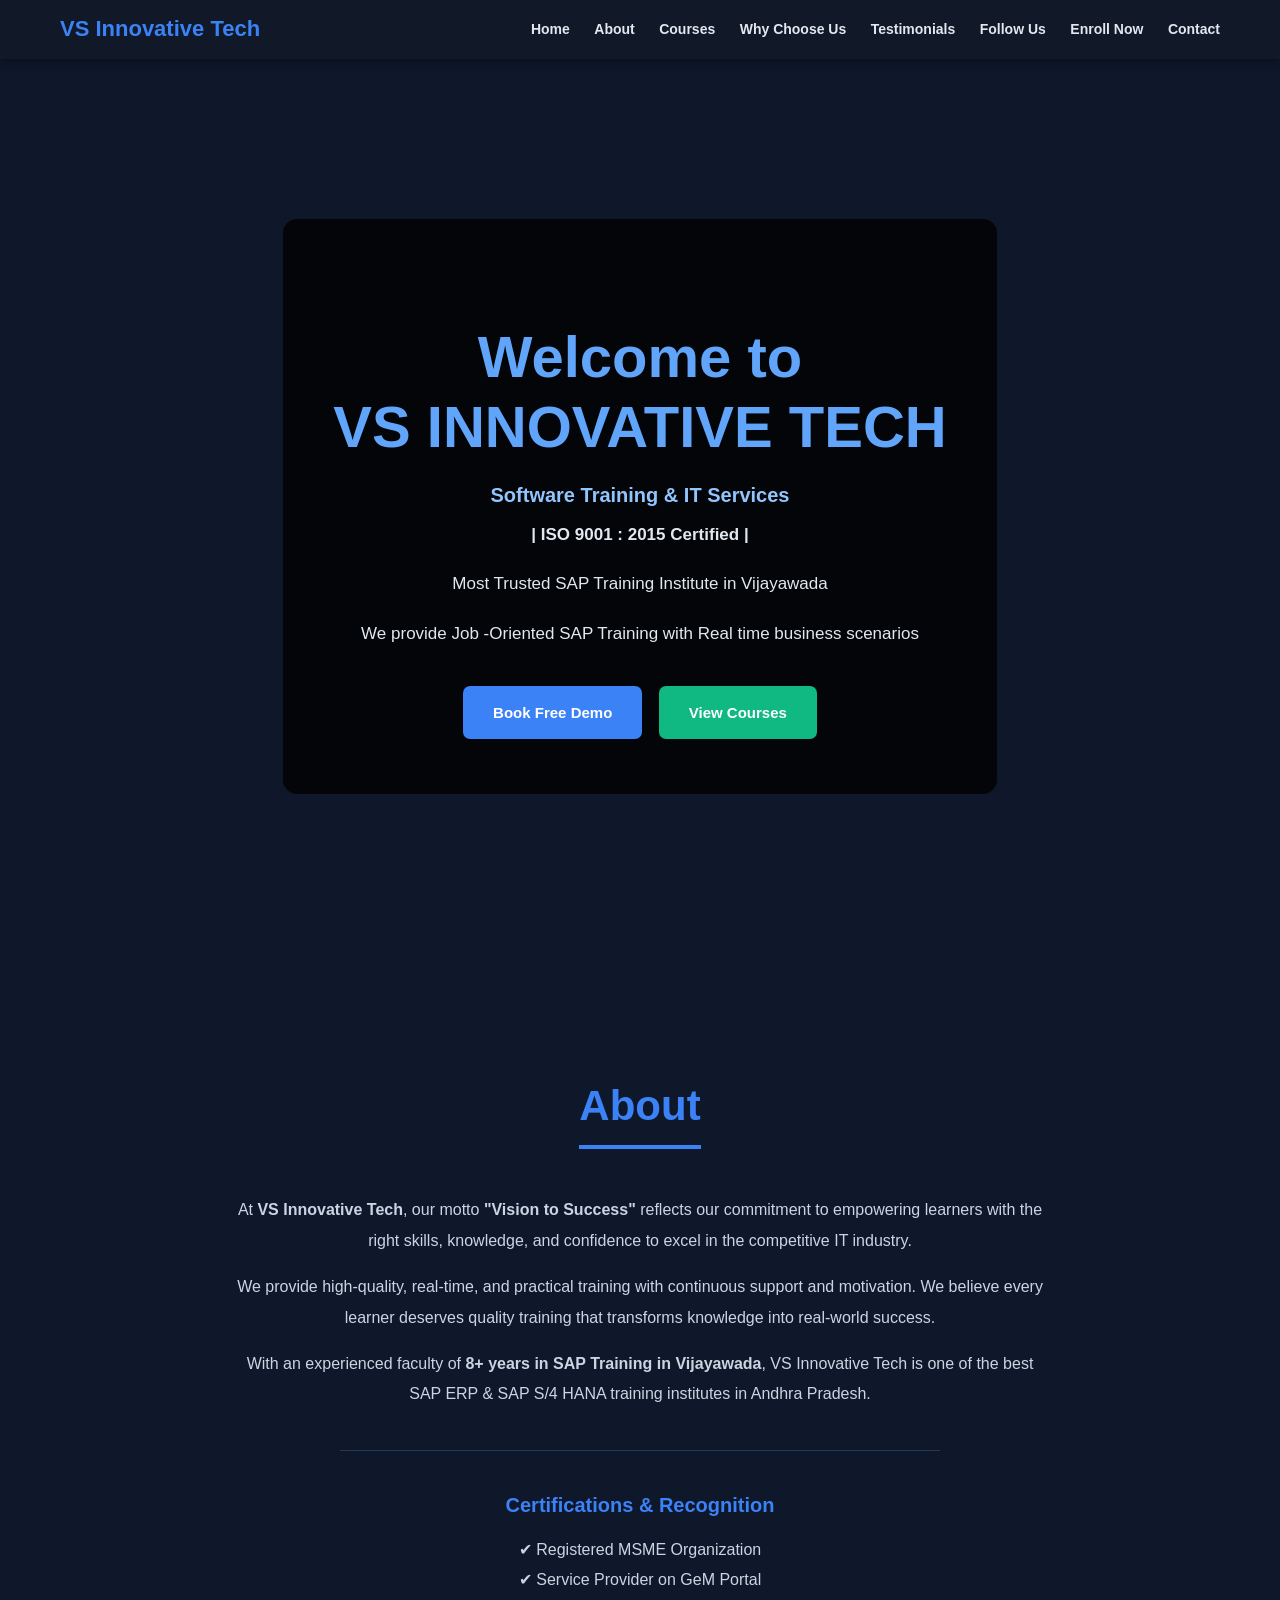
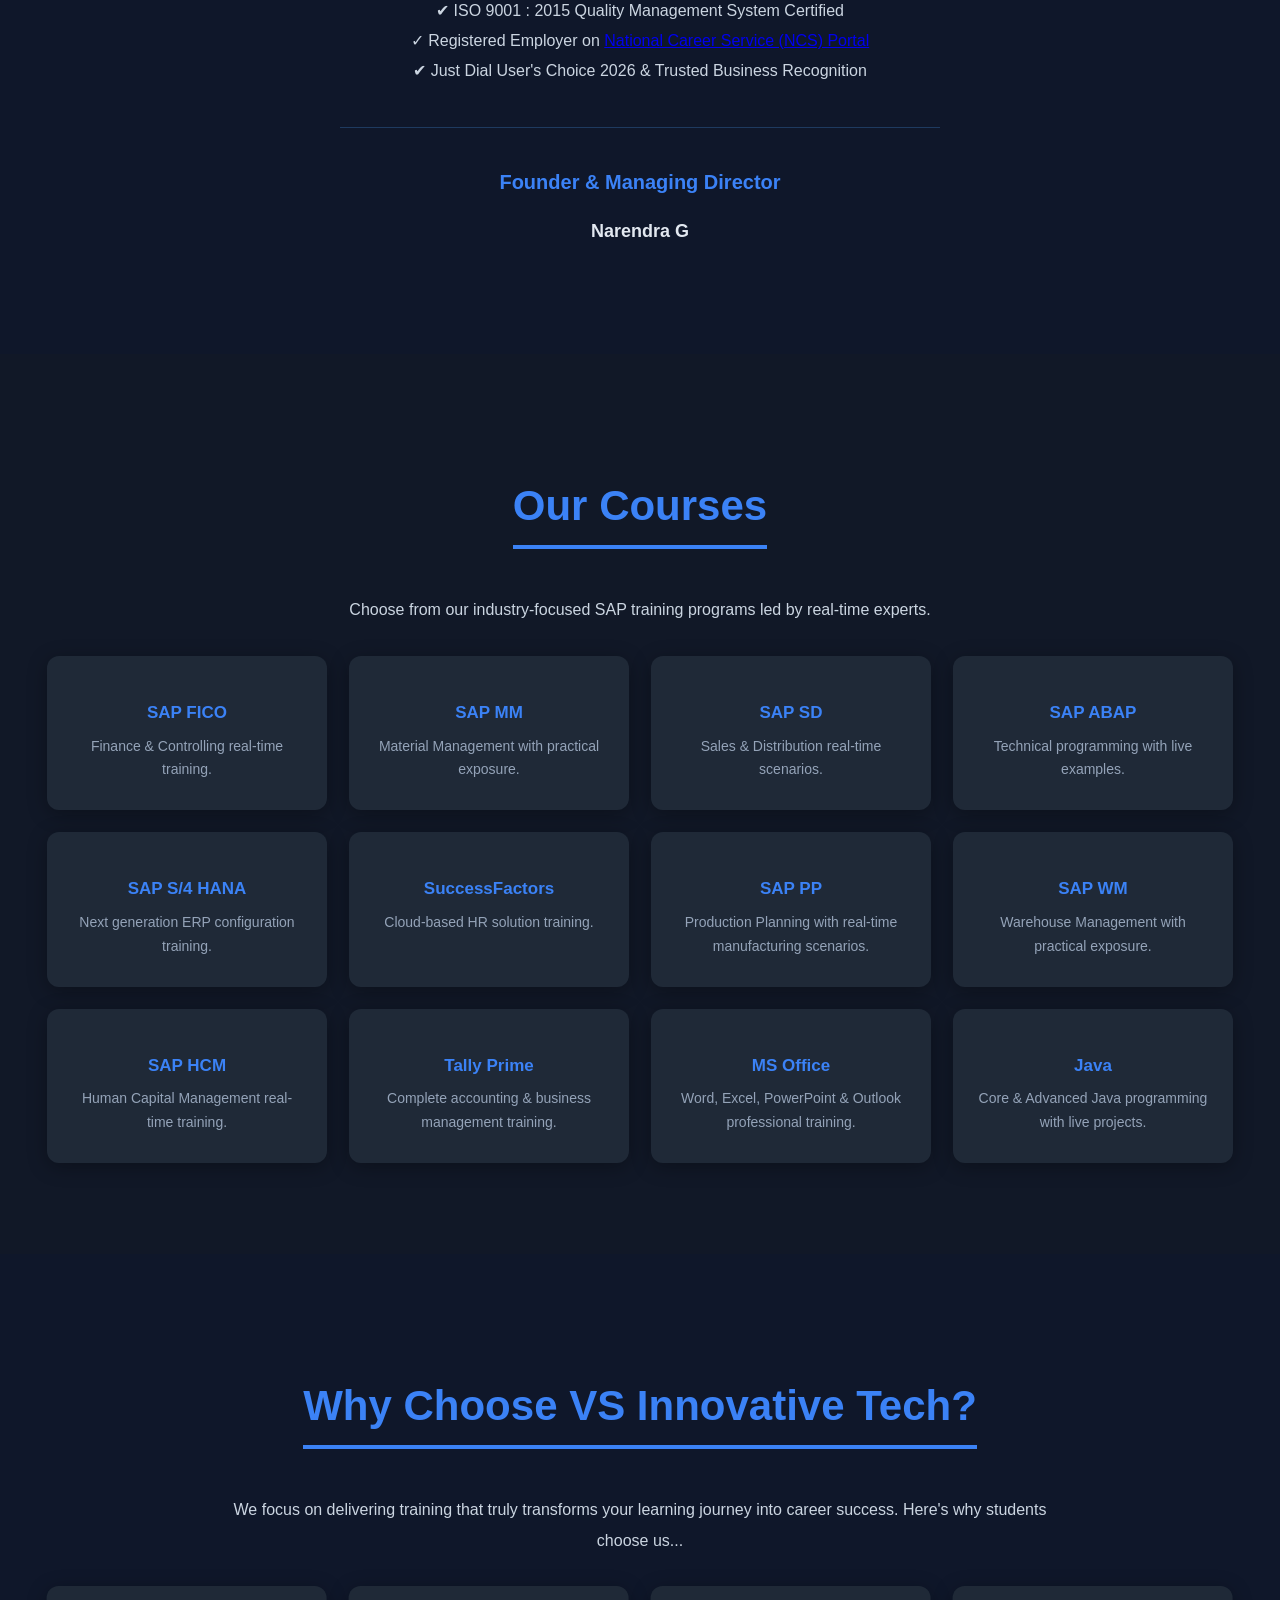
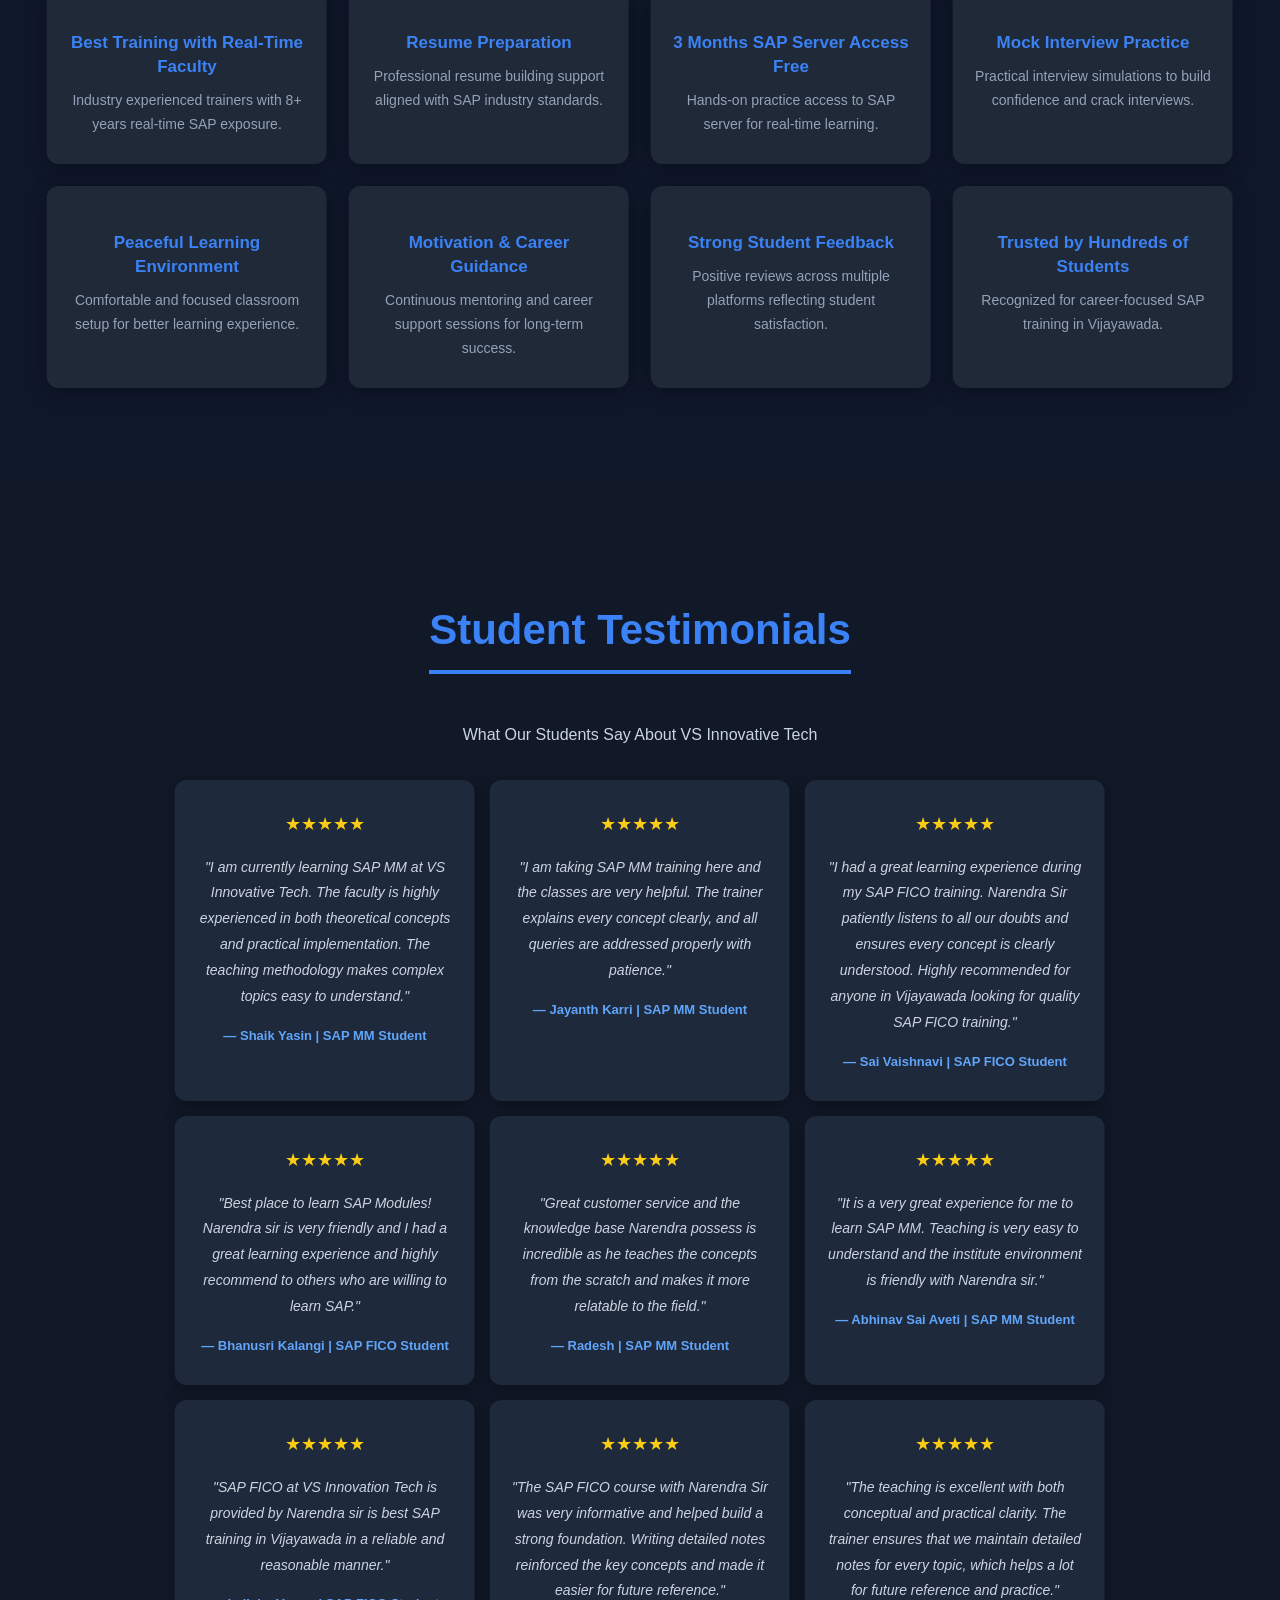
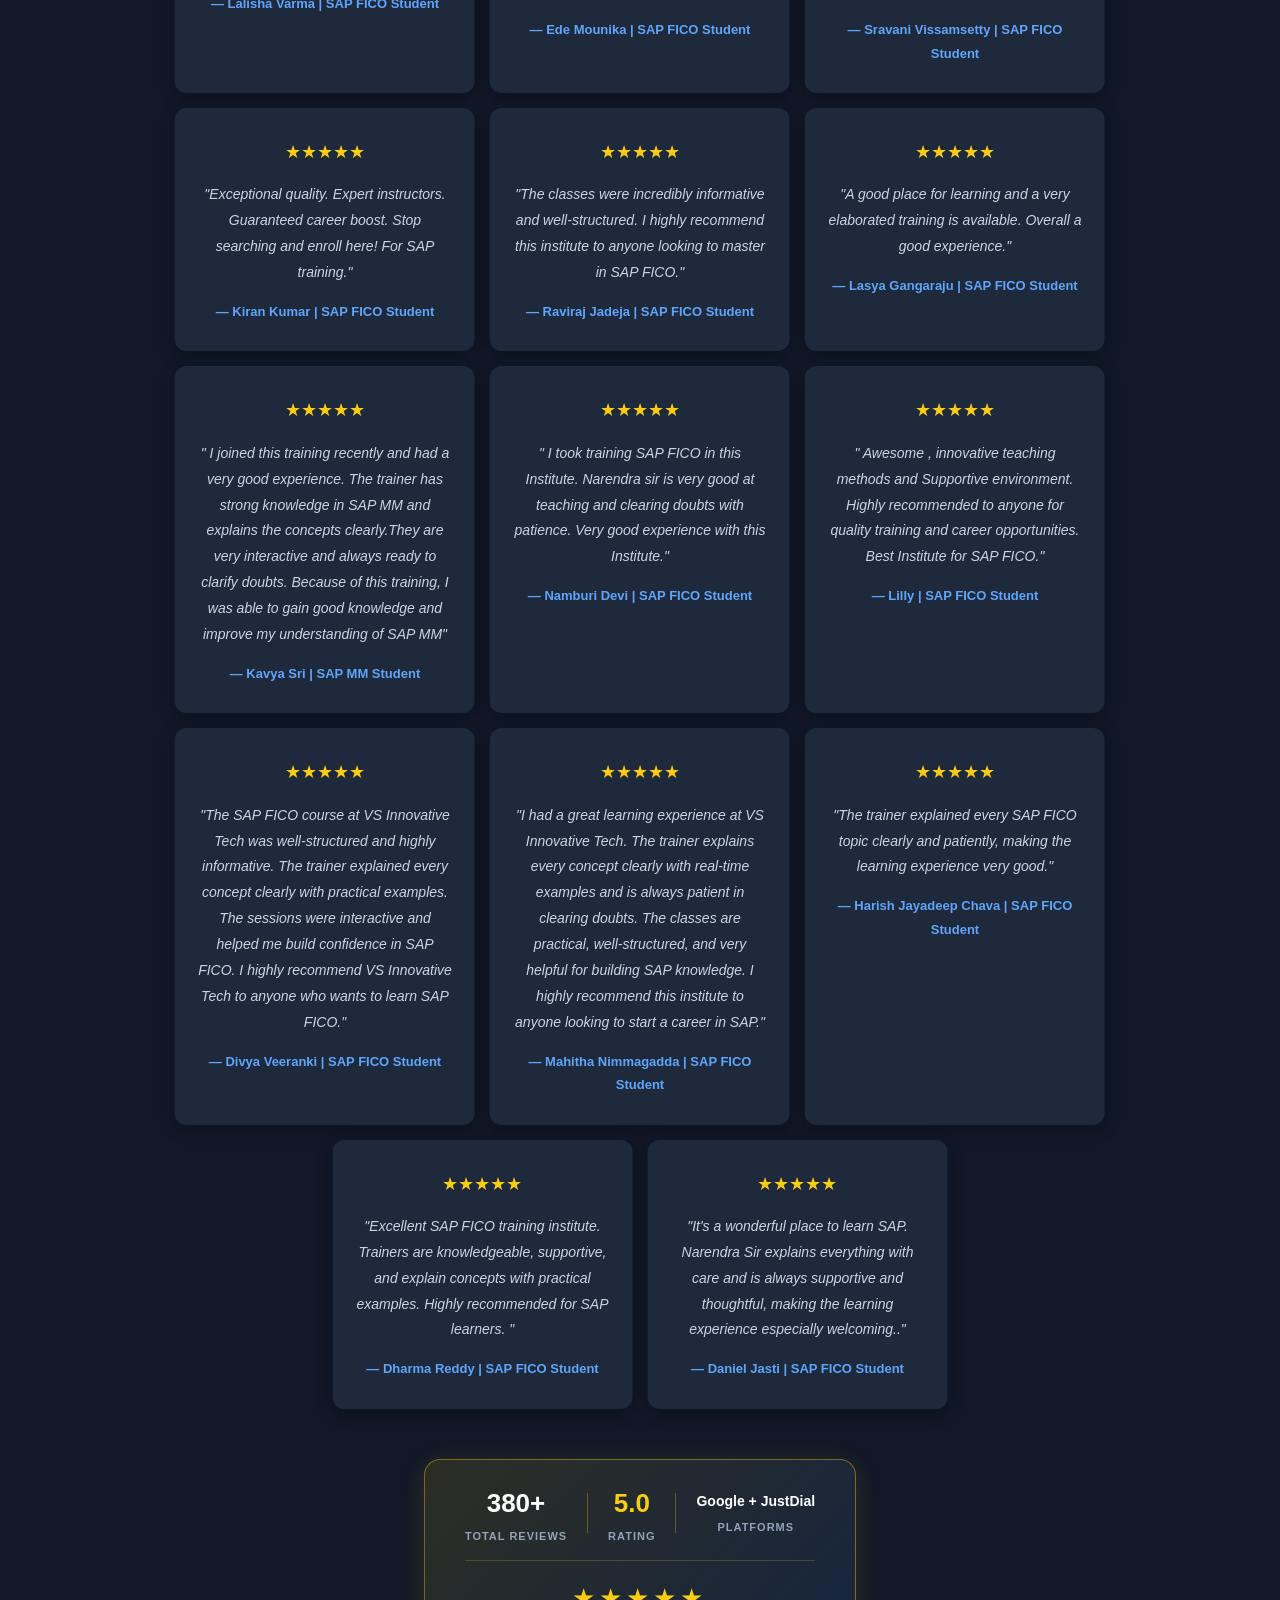
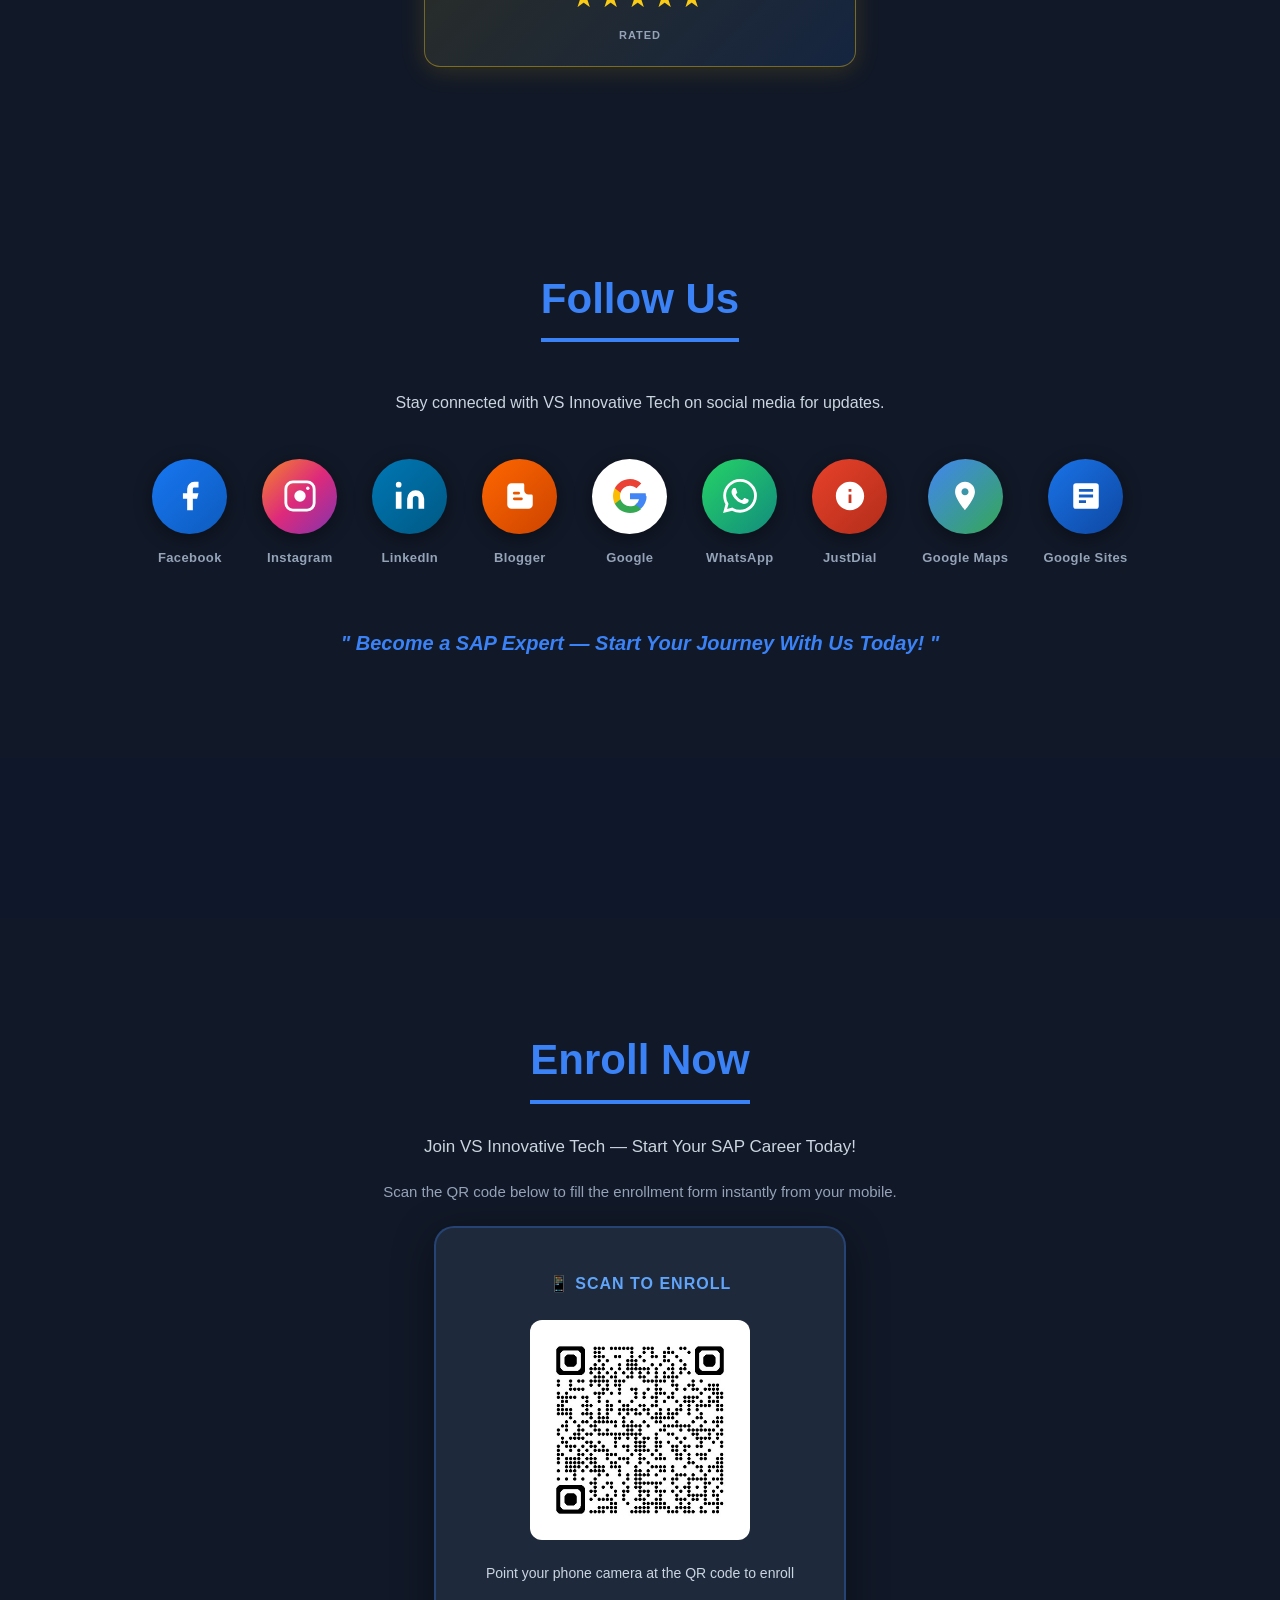
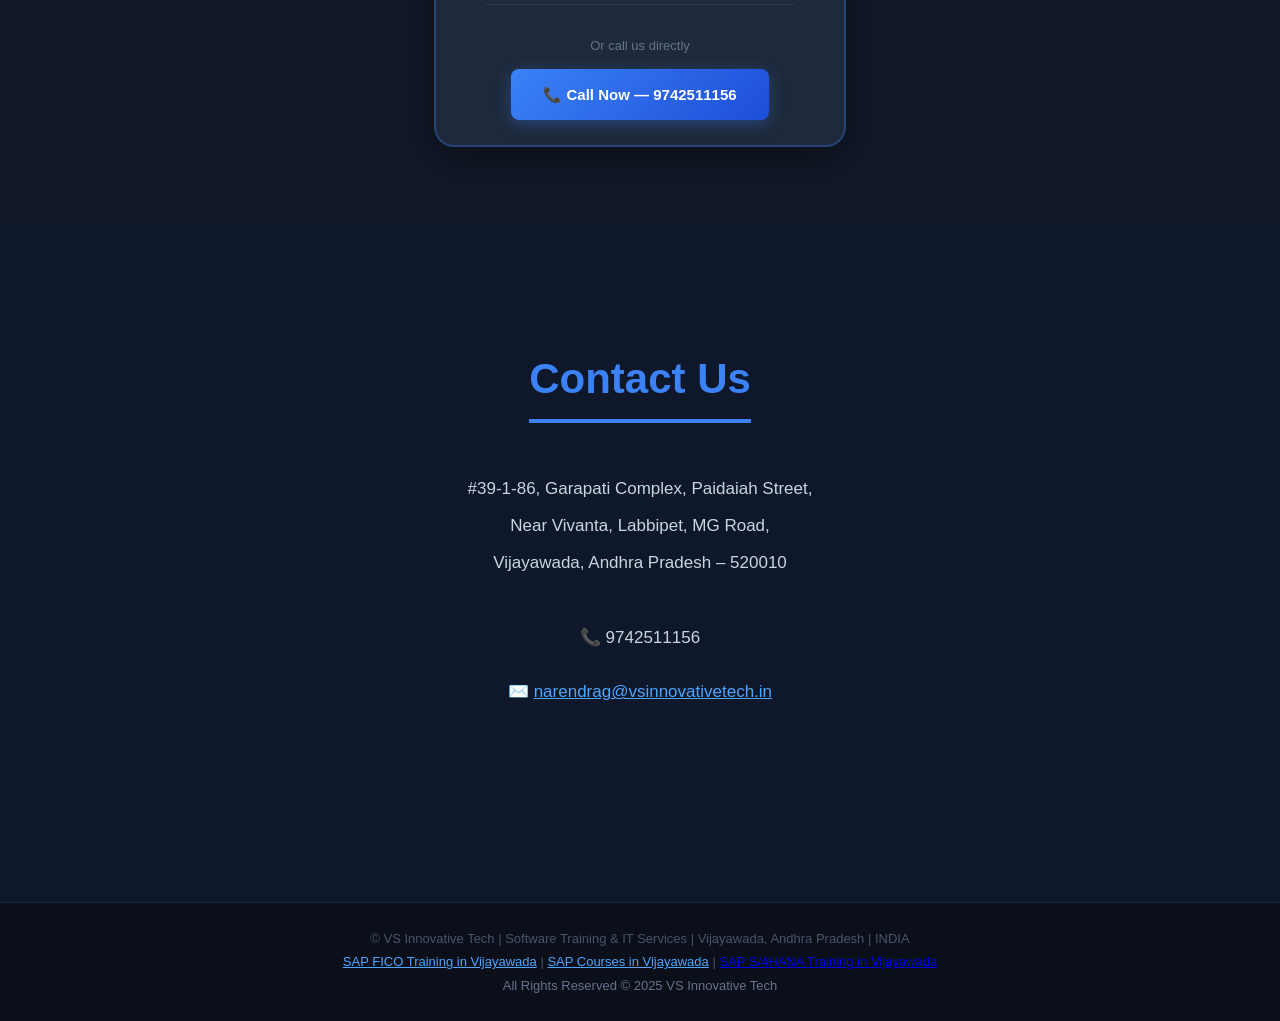
<file: index.html>
<!DOCTYPE html>
<html lang="en">
<head>
<meta charset="UTF-8">
<meta name="viewport" content="width=device-width, initial-scale=1.0">
<title>VS Innovative Tech | Best SAP Training Institute in Vijayawada</title>
<meta name="description" content="VS Innovative Tech - Best SAP Training Institute in Vijayawada. Offering SAP FICO, MM, SD, ABAP, S/4 HANA courses with placement assistance. ISO 9001:2015 Certified.">
<script type="application/ld+json">
{
  "@context": "https://schema.org",
  "@type": "LocalBusiness",
  "name": "VS Innovative Tech",
  "url": "https://vsinnovativetech.in",
  "telephone": "9742511156",
  "description": "Professional SAP Software Training Institute in Vijayawada offering offline and online SAP FICO, MM, SD, ABAP, HANA and SuccessFactors courses across Andhra Pradesh",
  "address": {
    "@type": "PostalAddress",
    "streetAddress": "39-1-86, Garapati Complex Ground Floor, Beside Good Luck Tea Center, Paidaiah Street, Labbipet",
    "addressLocality": "Vijayawada",
    "addressRegion": "Andhra Pradesh",
    "postalCode": "520010",
    "addressCountry": "IN"
  }
  }
}
</script>

<link rel="icon" type="image/svg+xml" href="data:image/svg+xml,<svg xmlns='http://www.w3.org/2000/svg' viewBox='0 0 100 100'><rect width='100' height='100' rx='15' fill='%233b82f6'/><text y='48' x='50' text-anchor='middle' font-size='44' font-family='Segoe UI,sans-serif' font-weight='900' fill='white'>VS</text><text y='88' x='50' text-anchor='middle' font-size='36' font-family='Segoe UI,sans-serif' font-weight='900' fill='%23FFD700'>IT</text></svg>">
<link rel="shortcut icon" type="image/svg+xml" href="data:image/svg+xml,<svg xmlns='http://www.w3.org/2000/svg' viewBox='0 0 100 100'><rect width='100' height='100' rx='15' fill='%233b82f6'/><text y='48' x='50' text-anchor='middle' font-size='44' font-family='Segoe UI,sans-serif' font-weight='900' fill='white'>VS</text><text y='88' x='50' text-anchor='middle' font-size='36' font-family='Segoe UI,sans-serif' font-weight='900' fill='%23FFD700'>IT</text></svg>">
<meta property="og:title" content="VS Innovative Tech | SAP Training Institute Vijayawada">
<meta property="og:description" content="Most Trusted SAP Training Institute in Vijayawada. SAP FICO, MM, SD, ABAP, HANA & more. ISO 9001:2015 Certified.">
<meta property="og:url" content="https://vsinnovativetech.in">
<meta property="og:type" content="website">
<style>

*, *::before, *::after { box-sizing: border-box; }

body {
    margin: 0;
    font-family: 'Segoe UI', sans-serif;
    background: #0f172a;
    color: #e2e8f0;
    scroll-behavior: smooth;
    font-size: 16px;
    line-height: 1.8;
}

p { font-size: 16px; line-height: 1.9; color: #cbd5e1; margin-bottom: 16px; }
h1 { font-size: 42px; margin-bottom: 14px; line-height: 1.2; }
h2 { font-size: 42px; margin-bottom: 12px; line-height: 1.3; }
h3 { font-size: 20px; margin-bottom: 10px; line-height: 1.4; }
h4 { font-size: 15px; color: #94a3b8; margin: 0; }
h1, h2, h3 { color: #3b82f6; }

header {
    background: #111827;
    padding: 15px 60px;
    display: flex;
    justify-content: space-between;
    align-items: center;
    position: sticky;
    top: 0;
    z-index: 1000;
    box-shadow: 0 2px 10px rgba(0,0,0,0.4);
}

header h2 { margin: 0; color: #3b82f6; font-size: 22px; }

nav a {
    color: #e2e8f0;
    margin-left: 20px;
    text-decoration: none;
    font-weight: 600;
    font-size: 14px;
    transition: color 0.2s;
}
nav a:hover { color: #3b82f6; }

section { padding: 90px 40px; }

.section-inner { max-width: 1100px; margin: auto; text-align: center; }
.section-inner p { max-width: 820px; margin-left: auto; margin-right: auto; }
.section-inner > h2 {
    display: inline-block;
    padding-bottom: 12px;
    border-bottom: 4px solid #3b82f6;
    margin-bottom: 30px;
}
@keyframes pulse-glow {
    0%   { box-shadow: 0 0 0px 0px rgba(59,130,246,0.7); }
    50%  { box-shadow: 0 0 18px 8px rgba(59,130,246,0.4); }
    100% { box-shadow: 0 0 0px 0px rgba(59,130,246,0.7); }
}
.btn-pulse {
    animation: pulse-glow 1.8s ease-in-out infinite;
}

hr.divider {
    margin: 40px auto;
    border: none;
    border-top: 1px solid #1e3a5f;
    max-width: 600px;
}

.button {
    display: inline-block;
    padding: 13px 30px;
    background: #3b82f6;
    color: white;
    text-decoration: none;
    border-radius: 7px;
    margin-top: 20px;
    font-size: 15px;
    font-weight: 700;
    transition: background 0.2s, transform 0.1s;
}
.button:hover { background: #2563eb; transform: translateY(-1px); }

.card-container {
    display: flex;
    flex-wrap: wrap;
    justify-content: center;
    gap: 22px;
    margin-top: 30px;
}

.card {
    background: #1f2937;
    padding: 28px 22px;
    width: 280px;
    border-radius: 12px;
    box-shadow: 0 4px 20px rgba(0,0,0,0.3);
    text-align: center;
    transition: transform 0.2s, box-shadow 0.2s;
}
.card:hover { transform: translateY(-4px); box-shadow: 0 8px 30px rgba(59,130,246,0.2); }
.card h3 { font-size: 17px; margin-bottom: 10px; }
.card p { font-size: 14px; color: #94a3b8; margin: 0; line-height: 1.7; }

.hero {
    background: url('https://images.unsplash.com/photo-1522071820081-009f0129c71c?w=1920&q=100&fit=crop&auto=format') no-repeat center center / cover;
    text-align: center;
    padding: 160px 40px;
}
.hero-overlay {
    background: rgba(0,0,0,0.78);
    padding: 55px 50px;
    border-radius: 14px;
    display: inline-block;
    max-width: 780px;
}
.hero-overlay h1 { color: #60a5fa; font-size: 58px; line-height: 1.2; }
.hero-overlay h3 { color: #93c5fd; font-size: 20px; }
.hero-overlay p { color: #e2e8f0; font-size: 17px; }

.testimonial-card {
    background: #1e293b;
    padding: 28px 22px;
    border-radius: 12px;
    width: 300px;
    text-align: center;
    box-shadow: 0 4px 16px rgba(0,0,0,0.3);
    transition: transform 0.2s;
}
.testimonial-card:hover { transform: translateY(-4px); }
.testimonial-card p { font-size: 14px; color: #cbd5e1; line-height: 1.85; font-style: italic; margin-bottom: 10px; }
.testimonial-card h4 { font-size: 13px; color: #60a5fa; font-weight: 700; margin-top: 14px; }
.stars { color: #facc15; font-size: 18px; margin-bottom: 12px; }

#follow-us { background: #111827; padding: 80px 40px; text-align: center; }

.social-grid {
    display: flex;
    flex-wrap: wrap;
    justify-content: center;
    gap: 35px;
    margin-top: 40px;
}

.social-card {
    display: flex;
    flex-direction: column;
    align-items: center;
    gap: 12px;
    text-decoration: none;
    transition: transform 0.2s;
}
.social-card:hover { transform: translateY(-8px); }

.social-icon {
    width: 75px;
    height: 75px;
    border-radius: 50%;
    display: flex;
    align-items: center;
    justify-content: center;
    font-size: 30px;
    box-shadow: 0 4px 18px rgba(0,0,0,0.4);
    transition: box-shadow 0.2s;
}
.social-card:hover .social-icon { box-shadow: 0 10px 28px rgba(0,0,0,0.5); }
.social-card span { font-size: 13px; font-weight: 700; color: #94a3b8; letter-spacing: 0.4px; }

.icon-facebook  { background: linear-gradient(135deg, #1877f2, #0d5bbd); }
.icon-instagram { background: linear-gradient(135deg, #f58529, #dd2a7b, #8134af); }
.icon-linkedin  { background: linear-gradient(135deg, #0077b5, #005983); }
.icon-blogger   { background: linear-gradient(135deg, #ff6600, #cc4400); }
.icon-google    { background: #fff; }
.icon-whatsapp  { background: linear-gradient(135deg, #25d366, #128c7e); }
.icon-justdial  { background: linear-gradient(135deg, #e8412a, #b22d1a); }
.icon-maps      { background: linear-gradient(135deg, #4285f4, #34a853); }
.icon-sites     { background: linear-gradient(135deg, #1a73e8, #0d47a1); }

.social-tagline {
    margin-top: 55px;
    font-size: 20px;
    font-weight: 700;
    color: #3b82f6;
    font-style: italic;
}

#contact p { font-size: 17px; line-height: 2.2; color: #cbd5e1; }

footer {
    background: #0a0f1a;
    text-align: center;
    padding: 24px 20px;
    font-size: 13px;
    color: #475569;
    border-top: 1px solid #1e293b;
}

.whatsapp {
    position: fixed;
    bottom: 22px;
    right: 22px;
    background: #25D366;
    color: white;
    padding: 13px 20px;
    border-radius: 50px;
    text-decoration: none;
    font-weight: 700;
    font-size: 15px;
    box-shadow: 0 4px 16px rgba(37,211,102,0.4);
    transition: transform 0.2s;
}
.whatsapp:hover { transform: scale(1.05); }

@media (max-width: 768px) {
    header { flex-direction: column; padding: 15px 20px; }
    nav { margin-top: 10px; display: grid; grid-template-columns: repeat(4, 1fr); gap: 6px; width: 100%; }
    nav a { margin-left: 0; text-align: center; font-size: 12px; padding: 6px 4px; }
    section { padding: 60px 20px; }
    .hero { padding: 100px 20px; }
    .hero-overlay { padding: 30px 20px; }
    .hero-overlay h1 { font-size: 28px; line-height: 1.3; white-space: nowrap; }
    h2 { font-size: 32px; }
    .review-badge { flex-direction: column !important; gap: 12px !important; padding: 20px 24px !important; }
    .review-divider { width: 80% !important; height: 1px !important; }
}

</style>
</head>
<body>

<header>
    <h2>VS Innovative Tech</h2>
    <nav>
        <a href="#home">Home</a>
        <a href="#about">About</a>
        <a href="#courses">Courses</a>
        <a href="#why-choose-us">Why Choose Us</a>
        <a href="#testimonials">Testimonials</a>
        <a href="#follow-us">Follow Us</a>
        <a href="#enroll-now">Enroll Now</a>
        <a href="#contact">Contact</a>
    </nav>
</header>

<section id="home" class="hero">
    <div class="hero-overlay">
        <h1>Welcome to<br>VS INNOVATIVE TECH</h1>
        <h3>Software Training & IT Services</h3>
        <p style="font-weight:700; margin-top:10px;">| ISO 9001 : 2015 Certified |</p>
        <p>Most Trusted SAP Training Institute in Vijayawada</p>
        <p>We provide Job -Oriented SAP Training  with Real time business scenarios  </p>
        <a href="#enroll-now" class="button btn-pulse">Book Free Demo</a>
        <a href="#courses" class="button" style="background:#10b981; margin-left:12px;">View Courses</a>
    </div>
</section>

<section id="about">
    <div class="section-inner">
        <h2>About</h2>
        <p>At <strong>VS Innovative Tech</strong>, our motto <strong>"Vision to Success"</strong> reflects our commitment to empowering learners with the right skills, knowledge, and confidence to excel in the competitive IT industry.</p>
        <p>We provide high-quality, real-time, and practical training with continuous support and motivation. We believe every learner deserves quality training that transforms knowledge into real-world success.</p>
        <p>With an experienced faculty of <strong>8+ years in SAP Training in Vijayawada</strong>, VS Innovative Tech is one of the best SAP ERP & SAP S/4 HANA training institutes in Andhra Pradesh.</p>
        <hr class="divider">
        <h3>Certifications & Recognition</h3>
        <p>✔ Registered MSME Organization <br>✔ Service Provider on GeM Portal <br>✔ ISO 9001 : 2015 Quality Management System Certified <br>✓ Registered Employer on <a href="https://www.ncs.gov.in" target="_blank" rel="noopener">National Career Service (NCS) Portal</a><br>✔ Just Dial User's Choice 2026 & Trusted Business Recognition </p>
        <hr class="divider">
        <h3>Founder & Managing Director</h3>
        <p style="font-size:18px; color:#e2e8f0;"><strong>Narendra G</strong></p>
    </div>
</section>

<section id="courses" style="background:#111827; min-height:100vh;">
    <div class="section-inner">
        <h2>Our Courses</h2>
        <p>Choose from our industry-focused SAP training programs led by real-time experts.</p>
    </div>
    <div class="card-container">
        <div class="card"><h3>SAP FICO</h3><p>Finance & Controlling real-time training.</p></div>
        <div class="card"><h3>SAP MM</h3><p>Material Management with practical exposure.</p></div>
        <div class="card"><h3>SAP SD</h3><p>Sales & Distribution real-time scenarios.</p></div>
        <div class="card"><h3>SAP ABAP</h3><p>Technical programming with live examples.</p></div>
        <div class="card"><h3>SAP S/4 HANA</h3><p>Next generation ERP configuration training.</p></div>
        <div class="card"><h3>SuccessFactors</h3><p>Cloud-based HR solution training.</p></div>
        <div class="card"><h3>SAP PP</h3><p>Production Planning with real-time manufacturing scenarios.</p></div>
        <div class="card"><h3>SAP WM</h3><p>Warehouse Management with practical exposure.</p></div>
        <div class="card"><h3>SAP HCM</h3><p>Human Capital Management real-time training.</p></div>
        <div class="card"><h3>Tally Prime</h3><p>Complete accounting & business management training.</p></div>
        <div class="card"><h3>MS Office</h3><p>Word, Excel, PowerPoint & Outlook professional training.</p></div>
        <div class="card"><h3>Java</h3><p>Core & Advanced Java programming with live projects.</p></div>
    </div>
</section>

<section id="why-choose-us">
    <div class="section-inner">
        <h2>Why Choose VS Innovative Tech?</h2>
        <p>We focus on delivering training that truly transforms your learning journey into career success. Here's why students choose us...</p>
       <div class="card-container" style="width:1250px; max-width:96vw; position:relative; left:50%; transform:translateX(-50%);">
            <div class="card"><h3>Best Training with Real-Time Faculty</h3><p>Industry experienced trainers with 8+ years real-time SAP exposure.</p></div>
            <div class="card"><h3>Resume Preparation</h3><p>Professional resume building support aligned with SAP industry standards.</p></div>
            <div class="card"><h3>3 Months SAP Server Access Free</h3><p>Hands-on practice access to SAP server for real-time learning.</p></div>
            <div class="card"><h3>Mock Interview Practice</h3><p>Practical interview simulations to build confidence and crack interviews.</p></div>
            <div class="card"><h3>Peaceful Learning Environment</h3><p>Comfortable and focused classroom setup for better learning experience.</p></div>
            <div class="card"><h3>Motivation & Career Guidance</h3><p>Continuous mentoring and career support sessions for long-term success.</p></div>
            <div class="card"><h3>Strong Student Feedback</h3><p>Positive reviews across multiple platforms reflecting student satisfaction.</p></div>
            <div class="card"><h3>Trusted by Hundreds of Students</h3><p>Recognized for career-focused SAP training in Vijayawada.</p></div>
        </div>
    </div>
</section>

<section id="testimonials" style="background:#111827;">
    <div class="section-inner">
        <h2>Student Testimonials</h2>
        <p>What Our Students Say About VS Innovative Tech</p>
       <div style="display:flex; flex-wrap:wrap; gap:15px; justify-content:center; margin-top:30px; width:1450px; max-width:96vw; position:relative; left:50%; transform:translateX(-50%);">
            <div class="testimonial-card"><div class="stars">★★★★★</div><p>"I am currently learning SAP MM at VS Innovative Tech. The faculty is highly experienced in both theoretical concepts and practical implementation. The teaching methodology makes complex topics easy to understand."</p><h4>— Shaik Yasin | SAP MM Student</h4></div>
            <div class="testimonial-card"><div class="stars">★★★★★</div><p>"I am taking SAP MM training here and the classes are very helpful. The trainer explains every concept clearly, and all queries are addressed properly with patience."</p><h4>— Jayanth Karri | SAP MM Student</h4></div>
            <div class="testimonial-card"><div class="stars">★★★★★</div><p>"I had a great learning experience during my SAP FICO training. Narendra Sir patiently listens to all our doubts and ensures every concept is clearly understood. Highly recommended for anyone in Vijayawada looking for quality SAP FICO training."</p><h4>— Sai Vaishnavi | SAP FICO Student</h4></div>
            <div class="testimonial-card"><div class="stars">★★★★★</div><p>"Best place to learn SAP Modules! Narendra sir is very friendly and I had a great learning experience and highly recommend to others who are willing to learn SAP."</p><h4>— Bhanusri Kalangi | SAP FICO Student</h4></div>
            <div class="testimonial-card"><div class="stars">★★★★★</div><p>"Great customer service and the knowledge base Narendra possess is incredible as he teaches the concepts from the scratch and makes it more relatable to the field."</p><h4>— Radesh | SAP MM Student</h4></div>
            <div class="testimonial-card"><div class="stars">★★★★★</div><p>"It is a very great experience for me to learn SAP MM. Teaching is very easy to understand and the institute environment is friendly with Narendra sir."</p><h4>— Abhinav Sai Aveti | SAP MM Student</h4></div>
            <div class="testimonial-card"><div class="stars">★★★★★</div><p>"SAP FICO at VS Innovation Tech is provided by Narendra sir is best SAP training in Vijayawada in a reliable and reasonable manner."</p><h4>— Lalisha Varma | SAP FICO Student</h4></div>
            <div class="testimonial-card"><div class="stars">★★★★★</div><p>"The SAP FICO course with Narendra Sir was very informative and helped build a strong foundation. Writing detailed notes reinforced the key concepts and made it easier for future reference."</p><h4>— Ede Mounika | SAP FICO Student</h4></div>
            <div class="testimonial-card"><div class="stars">★★★★★</div><p>"The teaching is excellent with both conceptual and practical clarity. The trainer ensures that we maintain detailed notes for every topic, which helps a lot for future reference and practice."</p><h4>— Sravani Vissamsetty | SAP FICO Student</h4></div>
            <div class="testimonial-card"><div class="stars">★★★★★</div><p>"Exceptional quality. Expert instructors. Guaranteed career boost. Stop searching and enroll here! For SAP training."</p><h4>— Kiran Kumar | SAP FICO Student</h4></div>
            <div class="testimonial-card"><div class="stars">★★★★★</div><p>"The classes were incredibly informative and well-structured. I highly recommend this institute to anyone looking to master in SAP FICO."</p><h4>— Raviraj Jadeja | SAP FICO Student</h4></div>
            <div class="testimonial-card"><div class="stars">★★★★★</div><p>"A good place for learning and a very elaborated training is available. Overall a good experience."</p><h4>— Lasya Gangaraju | SAP FICO Student</h4></div>
            <div class="testimonial-card"><div class="stars">★★★★★</div><p>" I joined this training recently and had a very good experience. The trainer has strong knowledge in SAP MM and explains the concepts clearly.They are very interactive and always ready to clarify doubts. Because of this training, I was able to gain good knowledge and improve my understanding of SAP MM"</p><h4>— Kavya Sri | SAP MM Student</h4></div>
            <div class="testimonial-card"><div class="stars">★★★★★</div><p>" I took training SAP FICO in this Institute. Narendra sir is very good at teaching and clearing doubts with patience. Very good experience with this Institute."</p><h4>— Namburi Devi | SAP FICO Student</h4></div>
            <div class="testimonial-card"><div class="stars">★★★★★</div><p>" Awesome , innovative teaching methods and Supportive environment. Highly recommended to anyone for quality training and career opportunities. Best Institute for SAP FICO."</p><h4>— Lilly  | SAP FICO Student</h4></div>
            <div class="testimonial-card"><div class="stars">★★★★★</div><p>"The SAP FICO course at VS Innovative Tech was well-structured and highly informative. The trainer explained every concept clearly with practical examples. The sessions were interactive and helped me build confidence in SAP FICO. I highly recommend VS Innovative Tech to anyone who wants to learn SAP FICO."</p><h4>— Divya Veeranki | SAP FICO Student</h4></div>
            <div class="testimonial-card"><div class="stars">★★★★★</div><p>"I had a great learning experience at VS Innovative Tech. The trainer explains every concept clearly with real-time examples and is always patient in clearing doubts. The classes are practical, well-structured, and very helpful for building SAP knowledge. I highly recommend this institute to anyone looking to start a career in SAP."</p><h4>— Mahitha Nimmagadda | SAP FICO Student</h4></div>
            <div class="testimonial-card"><div class="stars">★★★★★</div><p>"The trainer explained every SAP FICO topic clearly and patiently, making the learning experience very good."</p><h4>— Harish Jayadeep Chava | SAP FICO Student</h4></div>
            <div class="testimonial-card"><div class="stars">★★★★★</div><p>"Excellent SAP FICO training institute. Trainers are knowledgeable, supportive, and explain concepts with practical examples. Highly recommended for SAP learners. "</p><h4>— Dharma Reddy | SAP FICO Student</h4></div>
            <div class="testimonial-card"><div class="stars">★★★★★</div><p>"It's a wonderful place to learn SAP. Narendra Sir explains everything with care and is always supportive and thoughtful, making the learning experience especially welcoming.."</p><h4>— Daniel Jasti | SAP FICO Student</h4></div>

        </div>

        <div style="margin-top:50px; display:inline-block; background:linear-gradient(135deg,rgba(250,204,21,0.12),rgba(59,130,246,0.12)); border:1px solid rgba(250,204,21,0.4); border-radius:16px; padding:20px 40px; box-shadow:0 4px 24px rgba(250,204,21,0.15);">
            <!-- Row 1: Reviews, Rating, Platforms -->
            <div style="display:flex; justify-content:center; align-items:center; gap:20px; flex-wrap:wrap;">
                <div style="text-align:center;">
                    <div style="font-size:26px; font-weight:900; color:white;">380+</div>
                    <div style="font-size:11px; color:#94a3b8; font-weight:600; letter-spacing:1px;">TOTAL REVIEWS</div>
                </div>
                <div style="width:1px; height:40px; background:rgba(250,204,21,0.3);"></div>
                <div style="text-align:center;">
                    <div style="font-size:26px; font-weight:900; color:#facc15;">5.0</div>
                    <div style="font-size:11px; color:#94a3b8; font-weight:600; letter-spacing:1px;">RATING</div>
                </div>
                <div style="width:1px; height:40px; background:rgba(250,204,21,0.3);"></div>
                <div style="text-align:center;">
                    <div style="font-size:14px; font-weight:800; color:white;">Google + JustDial</div>
                    <div style="font-size:11px; color:#94a3b8; font-weight:600; margin-top:4px; letter-spacing:1px;">PLATFORMS</div>
                </div>
            </div>
            <!-- Row 2: Stars -->
            <div style="text-align:center; margin-top:14px; border-top:1px solid rgba(250,204,21,0.2); padding-top:14px;">
                <div style="font-size:26px; color:#facc15; letter-spacing:4px;">★★★★★</div>
                <div style="font-size:11px; color:#94a3b8; font-weight:600; margin-top:4px; letter-spacing:1px;">RATED</div>
            </div>
        </div>

    </div>
</section>

<!-- FOLLOW US -->
<section id="follow-us">
    <div class="section-inner">
        <h2>Follow Us</h2>
        <p>Stay connected with VS Innovative Tech on social media for updates.</p>
        <div class="social-grid">

            <a href="https://www.facebook.com/vsinnovativetech1" target="_blank" class="social-card">
                <div class="social-icon icon-facebook">
                    <svg width="34" height="34" fill="white" viewBox="0 0 24 24"><path d="M18 2h-3a5 5 0 00-5 5v3H7v4h3v8h4v-8h3l1-4h-4V7a1 1 0 011-1h3z"/></svg>
                </div>
                <span>Facebook</span>
            </a>

            <a href="https://www.instagram.com/vsinnovativetech" target="_blank" class="social-card">
                <div class="social-icon icon-instagram">
                    <svg width="34" height="34" fill="none" viewBox="0 0 24 24" stroke="white" stroke-width="2">
                        <rect x="2" y="2" width="20" height="20" rx="5" ry="5"/>
                        <circle cx="12" cy="12" r="4" fill="white" stroke="none"/>
                        <circle cx="17.5" cy="6.5" r="1.2" fill="white" stroke="none"/>
                    </svg>
                </div>
                <span>Instagram</span>
            </a>

            <a href="https://www.linkedin.com/in/narendra-g-vsinnovativetech" target="_blank" class="social-card">
                <div class="social-icon icon-linkedin">
                    <svg width="34" height="34" fill="white" viewBox="0 0 24 24"><path d="M16 8a6 6 0 016 6v7h-4v-7a2 2 0 00-4 0v7h-4v-7a6 6 0 016-6z"/><rect x="2" y="9" width="4" height="12"/><circle cx="4" cy="4" r="2"/></svg>
                </div>
                <span>LinkedIn</span>
            </a>

            <a href="https://vsinnovativetech.blogspot.com" target="_blank" class="social-card">
                <div class="social-icon icon-blogger">
                    <svg width="34" height="34" fill="white" viewBox="0 0 24 24"><path d="M14 3H6a3 3 0 00-3 3v12a3 3 0 003 3h12a3 3 0 003-3v-6a1 1 0 00-1-1h-2a3 3 0 01-3-3V4a1 1 0 00-1-1zM8 13h5a1 1 0 010 2H8a1 1 0 010-2zm0-4h3a1 1 0 010 2H8a1 1 0 010-2z"/></svg>
                </div>
                <span>Blogger</span>
            </a>

            <a href="https://g.page/vsinnovativetech" target="_blank" class="social-card">
                <div class="social-icon icon-google">
                    <svg width="34" height="34" viewBox="0 0 48 48">
                        <path fill="#4285F4" d="M46.5 24.5c0-1.6-.1-3.1-.4-4.5H24v8.5h12.7c-.6 3-2.3 5.5-4.8 7.2v6h7.8c4.6-4.2 7.8-10.4 7.8-17.2z"/>
                        <path fill="#34A853" d="M24 48c6.5 0 11.9-2.1 15.9-5.8l-7.8-6c-2.1 1.4-4.8 2.3-8.1 2.3-6.2 0-11.5-4.2-13.4-9.8H2.6v6.2C6.6 42.8 14.7 48 24 48z"/>
                        <path fill="#FBBC04" d="M10.6 28.7c-.5-1.4-.7-2.9-.7-4.7s.3-3.3.7-4.7v-6.2H2.6C1 16.4 0 20.1 0 24s1 7.6 2.6 10.9l8-6.2z"/>
                        <path fill="#EA4335" d="M24 9.5c3.5 0 6.6 1.2 9.1 3.5l6.8-6.8C35.9 2.4 30.4 0 24 0 14.7 0 6.6 5.2 2.6 13.1l8 6.2C12.5 13.7 17.8 9.5 24 9.5z"/>
                    </svg>
                </div>
                <span>Google</span>
            </a>

            <a href="https://wa.me/919742511156" target="_blank" class="social-card">
                <div class="social-icon icon-whatsapp">
                    <svg width="34" height="34" fill="white" viewBox="0 0 24 24"><path d="M17.472 14.382c-.297-.149-1.758-.867-2.03-.967-.273-.099-.471-.148-.67.15-.197.297-.767.966-.94 1.164-.173.199-.347.223-.644.075-.297-.15-1.255-.463-2.39-1.475-.883-.788-1.48-1.761-1.653-2.059-.173-.297-.018-.458.13-.606.134-.133.298-.347.446-.52.149-.174.198-.298.298-.497.099-.198.05-.371-.025-.52-.075-.149-.669-1.612-.916-2.207-.242-.579-.487-.5-.669-.51-.173-.008-.371-.01-.57-.01-.198 0-.52.074-.792.372-.272.297-1.04 1.016-1.04 2.479 0 1.462 1.065 2.875 1.213 3.074.149.198 2.096 3.2 5.077 4.487.709.306 1.262.489 1.694.625.712.227 1.36.195 1.871.118.571-.085 1.758-.719 2.006-1.413.248-.694.248-1.289.173-1.413-.074-.124-.272-.198-.57-.347m-5.421 7.403h-.004a9.87 9.87 0 01-5.031-1.378l-.361-.214-3.741.982.998-3.648-.235-.374a9.86 9.86 0 01-1.51-5.26c.001-5.45 4.436-9.884 9.888-9.884 2.64 0 5.122 1.03 6.988 2.898a9.825 9.825 0 012.893 6.994c-.003 5.45-4.437 9.884-9.885 9.884m8.413-18.297A11.815 11.815 0 0012.05 0C5.495 0 .16 5.335.157 11.892c0 2.096.547 4.142 1.588 5.945L.057 24l6.305-1.654a11.882 11.882 0 005.683 1.448h.005c6.554 0 11.89-5.335 11.893-11.893a11.821 11.821 0 00-3.48-8.413z"/></svg>
                </div>
                <span>WhatsApp</span>
            </a>

            <a href="https://www.justdial.com/Vijayawada/VS-INNOVATIVE-TECH-Beside-Good-Luck-Tea-Center-Labbipet/0866PX866-X866-201228121743-N2T2_BZDET" target="_blank" class="social-card">
                <div class="social-icon icon-justdial">
                    <svg width="34" height="34" fill="white" viewBox="0 0 24 24"><path d="M12 2C6.48 2 2 6.48 2 12s4.48 10 10 10 10-4.48 10-10S17.52 2 12 2zm1 15h-2v-6h2v6zm0-8h-2V7h2v2z"/></svg>
                </div>
                <span>JustDial</span>
            </a>

            <a href="https://www.google.com/maps/search/VS+Innovative+Tech,+Labipet,+Vijayawada,+Andhra+Pradesh+520010" target="_blank" class="social-card">
                <div class="social-icon icon-maps">
                    <svg width="34" height="34" fill="white" viewBox="0 0 24 24"><path d="M12 2C8.13 2 5 5.13 5 9c0 5.25 7 13 7 13s7-7.75 7-13c0-3.87-3.13-7-7-7zm0 9.5c-1.38 0-2.5-1.12-2.5-2.5s1.12-2.5 2.5-2.5 2.5 1.12 2.5 2.5-1.12 2.5-2.5 2.5z"/></svg>
                </div>
                <span>Google Maps</span>
            </a>

            <a href="https://sites.google.com/view/vsinnovativetech1/home" target="_blank" class="social-card">
                <div class="social-icon icon-sites">
                    <svg width="34" height="34" fill="white" viewBox="0 0 24 24"><path d="M19 3H5a2 2 0 00-2 2v14a2 2 0 002 2h14a2 2 0 002-2V5a2 2 0 00-2-2zm-7 14H7v-2h5v2zm5-4H7v-2h10v2zm0-4H7V7h10v2z"/></svg>
                </div>
                <span>Google Sites</span>
            </a>

        </div>
        <p class="social-tagline">" Become a SAP Expert — Start Your Journey With Us Today! "</p>
    </div>
</section>

<!-- ENROLL NOW -->
<section id="enroll-now" style="background:#111827; padding:80px 20px ; margin-top:160px; text-align:center;">
    <div class="section-inner">
        <h2 style="font-size:42px; margin-bottom:10px;">Enroll Now</h2>
        <p style="font-size:17px; margin-bottom:10px;">Join VS Innovative Tech — Start Your SAP Career Today!</p>
        <p style="color:#94a3b8; margin-bottom:20px; font-size:15px;">Scan the QR code below to fill the enrollment form instantly from your mobile.</p>
        <div style="display:inline-block; background:#1e293b; border:2px solid rgba(59,130,246,0.3); border-radius:20px; padding:25px 50px; box-shadow:0 10px 40px rgba(0,0,0,0.4);">
            <p style="color:#60a5fa; font-weight:700; font-size:16px; margin-bottom:20px; letter-spacing:1px;">📱 SCAN TO ENROLL</p>
            <img src="[data-uri]"
                 alt="Scan to Enroll - VS Innovative Tech"
                 style="width:220px; height:220px; border-radius:12px; display:block; margin:0 auto; background:white; padding:10px;">
            <p style="margin-top:20px; color:#cbd5e1; font-size:14px;">Point your phone camera at the QR code to enroll</p>
            <div style="margin-top:18px; padding-top:16px; border-top:1px solid rgba(255,255,255,0.08);">
                <p style="font-size:13px; color:#64748b; margin-bottom:10px;">Or call us directly</p>
                <a href="tel:9742511156" style="display:inline-block; background:linear-gradient(135deg,#3b82f6,#1d4ed8); color:white; padding:12px 32px; border-radius:8px; text-decoration:none; font-weight:700; font-size:15px; box-shadow:0 4px 15px rgba(59,130,246,0.35);">📞 Call Now — 9742511156</a>
            </div>
        </div>
    </div>
</section>
<section id="contact" style="min-height:75vh;">
    <div class="section-inner">
        <h2>Contact Us</h2>
        <p>
            #39-1-86, Garapati Complex, Paidaiah Street,<br>
            Near Vivanta, Labbipet, MG Road,<br>
            Vijayawada, Andhra Pradesh – 520010<br><br>
            📞 9742511156<br>
         <p>
  ✉️
  <a href="mailto:narendrag@vsinnovativetech.in" style="color:#4da6ff;">
    narendrag@vsinnovativetech.in
  </a>
</p
    </div>
</section> 

<footer>
    © VS Innovative Tech | Software Training & IT Services | Vijayawada, Andhra Pradesh | INDIA<br>
    <a href="/sap-fico-training-in-vijayawada/" style="color:#4da6ff;">SAP FICO Training in Vijayawada</a> | <a href="/sap-courses-in-vijayawada/" style="color:#4da6ff;">SAP Courses in Vijayawada</a> | <a href="/sap-s4-hana-training-in-vijayawada/">SAP S/4HANA Training in Vijayawada</a><br>
  
    <span style="font-size:13px; color:#64748b;">All Rights Reserved © 2025 VS Innovative Tech</span>
</file>
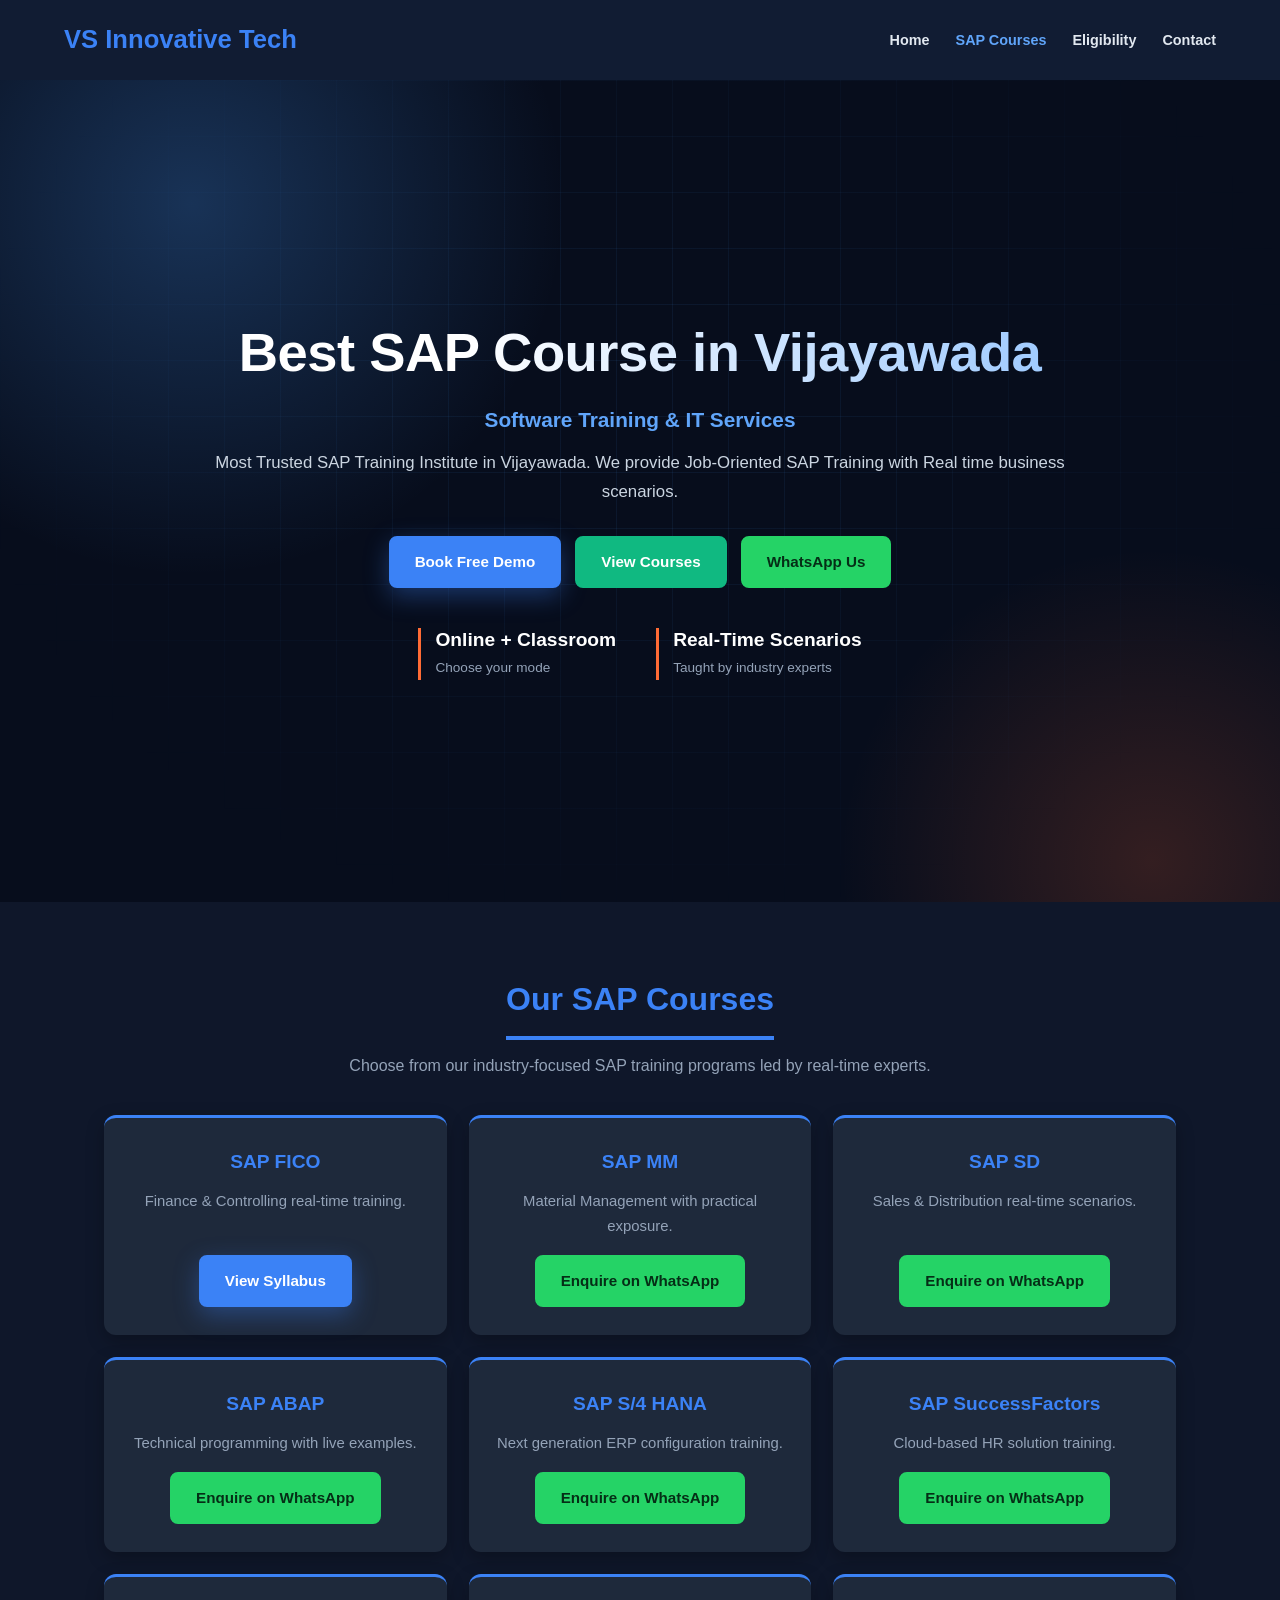
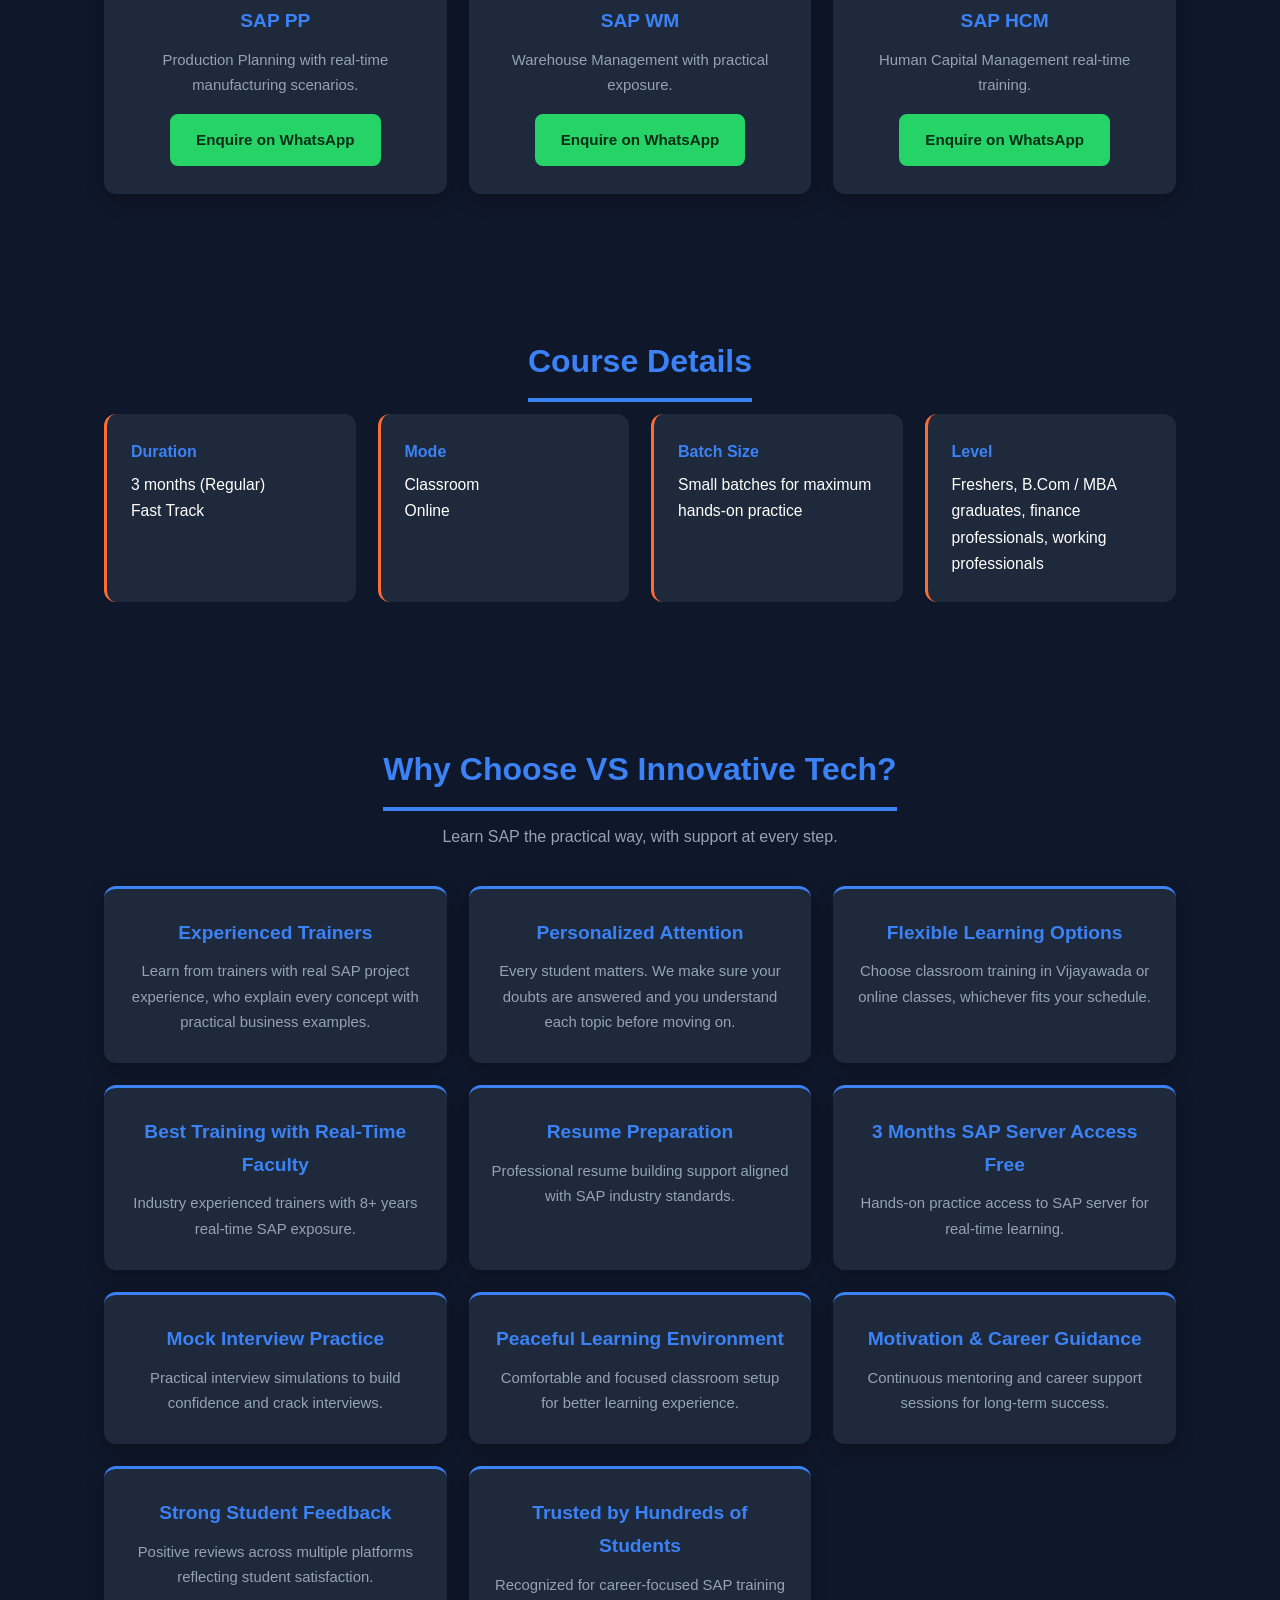
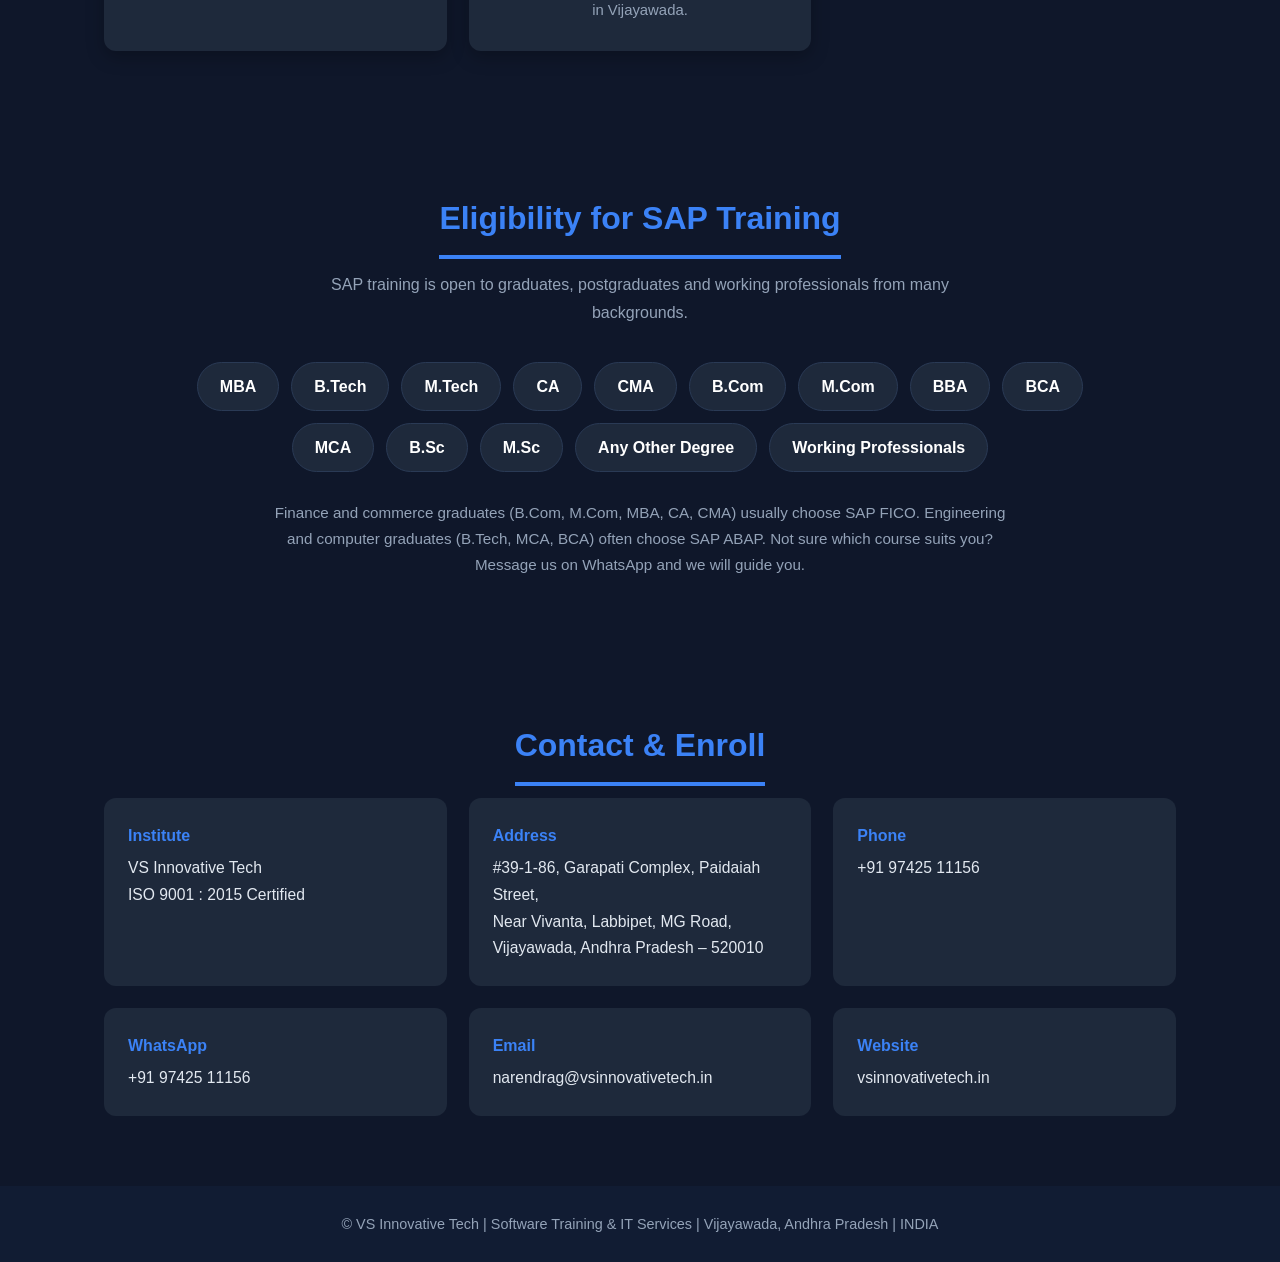
<file: sap-courses-in-vijayawada/index.html>
<!DOCTYPE html>
<html lang="en">
<head>
  <meta charset="UTF-8">
  <meta name="viewport" content="width=device-width, initial-scale=1.0">
  <title>Best SAP Course in Vijayawada | SAP Training Institute | VS Innovative Tech</title>
  <meta name="description" content="Best SAP course in Vijayawada at VS Innovative Tech, an ISO 9001:2015 certified institute. SAP FICO, MM, SD, ABAP, S/4 HANA, SuccessFactors, PP, WM and HCM with experienced trainers, personal attention, online and classroom training. Open to MBA, B.Tech, CA, CMA, B.Com, M.Com and other graduates.">
  <link rel="canonical" href="https://vsinnovativetech.in/sap-courses-in-vijayawada/">
  <style>
    :root { --bg:#0f172a; --nav:#111c33; --card:#1e293b; --blue:#3b82f6; --blue-soft:#60a5fa; --text:#e2e8f0; --muted:#94a3b8; --green:#25d366; }
    * { box-sizing:border-box; margin:0; padding:0; }
    html { scroll-behavior:smooth; }
    body { background:var(--bg); color:var(--text); font-family:"Segoe UI",Roboto,Arial,sans-serif; line-height:1.7; }
    a { color:inherit; text-decoration:none; }
    header { background:var(--nav); position:sticky; top:0; z-index:10; display:flex; justify-content:space-between; align-items:center; flex-wrap:wrap; gap:12px; padding:18px 5%; }
    .logo { color:var(--blue); font-size:1.6rem; font-weight:700; }
    nav { display:flex; flex-wrap:wrap; gap:6px 26px; }
    nav a { font-size:.9rem; font-weight:600; }
    nav a:hover, nav a.active { color:var(--blue-soft); }
    section { padding:70px 5%; max-width:1200px; margin:0 auto; }
    h2.title { font-size:2rem; color:var(--blue); text-align:center; display:table; margin:0 auto 12px; padding-bottom:10px; border-bottom:4px solid var(--blue); }
    .sub { text-align:center; color:var(--muted); max-width:640px; margin:0 auto 36px; }

    .hero { position:relative; overflow:hidden; background:#070d1c; padding:70px 5%; text-align:center; min-height:calc(100vh - 78px); display:flex; align-items:center; }
    .hero::before { content:""; position:absolute; inset:0; background-image:linear-gradient(rgba(74,158,255,.08) 1px,transparent 1px),linear-gradient(90deg,rgba(74,158,255,.08) 1px,transparent 1px); background-size:56px 56px; -webkit-mask-image:radial-gradient(ellipse at 50% 40%,#000 15%,transparent 75%); mask-image:radial-gradient(ellipse at 50% 40%,#000 15%,transparent 75%); }
    .hero::after { content:""; position:absolute; inset:0; pointer-events:none; background:radial-gradient(620px circle at 15% 15%,rgba(74,158,255,.26),transparent 60%),radial-gradient(520px circle at 90% 95%,rgba(255,107,53,.18),transparent 60%); }
    .hero-inner { position:relative; z-index:1; width:100%; max-width:860px; margin:0 auto; }
    .badge { display:inline-flex; align-items:center; gap:8px; padding:8px 16px; border-radius:999px; font-weight:700; font-size:.9rem; border:1px solid rgba(74,158,255,.45); background:rgba(74,158,255,.12); color:#cfe3ff; }
    .hero h1 { margin-top:22px; font-size:clamp(2.1rem,4.6vw,3.4rem); line-height:1.12; letter-spacing:-.5px; background:linear-gradient(90deg,#fff 30%,#9cc9ff 100%); -webkit-background-clip:text; background-clip:text; color:transparent; }
    .hero-sub { color:var(--blue-soft); font-size:1.3rem; font-weight:700; margin-top:18px; }
    .hero-copy { color:#cbd5e1; font-size:1.05rem; margin-top:12px; }
    .btn-row { display:flex; justify-content:center; flex-wrap:wrap; gap:14px; margin-top:30px; }
    .btn { display:inline-block; padding:11px 24px; border-radius:8px; font-weight:600; border:2px solid var(--blue); font-size:.95rem; }
    .btn.primary { background:var(--blue); color:#fff; box-shadow:0 8px 24px rgba(59,130,246,.35); }
    .btn.primary:hover { background:#2563eb; }
    .btn.green { background:#10b981; border-color:#10b981; color:#fff; }
    .btn.wa { background:var(--green); border-color:var(--green); color:#052e16; }
    .stats { display:flex; justify-content:center; flex-wrap:wrap; gap:18px 40px; margin-top:40px; }
    .stat { border-left:3px solid #ff6b35; padding-left:14px; text-align:left; }
    .stat b { display:block; font-size:1.2rem; color:#fff; line-height:1.3; }
    .stat span { color:var(--muted); font-size:.85rem; }

    .grid { display:grid; grid-template-columns:repeat(auto-fit,minmax(260px,1fr)); gap:22px; }
    .card { background:var(--card); border-radius:12px; padding:28px 22px; text-align:center; box-shadow:0 6px 18px rgba(0,0,0,.25); border-top:3px solid var(--blue); display:flex; flex-direction:column; align-items:center; gap:10px; }
    .card h3 { color:var(--blue); font-size:1.2rem; }
    .card p { color:var(--muted); font-size:.93rem; flex:1; }
    .card .btn { margin-top:6px; }

    .detail-grid { display:grid; grid-template-columns:repeat(auto-fit,minmax(240px,1fr)); gap:22px; }
    .detail { background:var(--card); border-radius:12px; padding:24px; border-left:3px solid #ff6b35; }
    .detail h3 { color:var(--blue); font-size:1rem; margin-bottom:6px; }
    .detail p { color:#fff; font-size:.98rem; }
    .chips { display:flex; flex-wrap:wrap; justify-content:center; gap:12px; max-width:900px; margin:0 auto; }
    .chip { background:var(--card); border:1px solid #2a3a55; color:#fff; font-weight:600; padding:10px 22px; border-radius:999px; }
    .note { text-align:center; color:var(--muted); max-width:760px; margin:28px auto 0; font-size:.95rem; }
    .contact-wrap { display:grid; grid-template-columns:repeat(auto-fit,minmax(260px,1fr)); gap:22px; }
    .contact-card { background:var(--card); border-radius:12px; padding:24px; }
    .contact-card h3 { color:var(--blue); margin-bottom:6px; font-size:1rem; }
    .contact-card p, .contact-card a { color:var(--text); font-size:.98rem; overflow-wrap:anywhere; }
    .contact-card a:hover { color:var(--blue-soft); }
    footer { background:var(--nav); text-align:center; color:var(--muted); padding:26px 5%; font-size:.9rem; }
    @media (max-width:640px) { h2.title { font-size:1.5rem; } section { padding:50px 5%; } .hero { padding:50px 5%; } }
    @media (prefers-reduced-motion:reduce) { html { scroll-behavior:auto; } }
  </style>
</head>
<body>

  <header>
    <a href="/" class="logo">VS Innovative Tech</a>
    <nav>
      <a href="/">Home</a>
      <a href="#courses" class="active">SAP Courses</a>
      <a href="#eligibility">Eligibility</a>
      <a href="#contact">Contact</a>
    </nav>
  </header>

  <main>
    <div class="hero" id="intro">
      <div class="hero-inner">
        <h1>Best SAP Course in Vijayawada</h1>
        <div class="hero-sub">Software Training &amp; IT Services</div>
        <p class="hero-copy">Most Trusted SAP Training Institute in Vijayawada. We provide Job-Oriented SAP Training with Real time business scenarios.</p>
        <div class="btn-row">
          <a class="btn primary" href="#contact">Book Free Demo</a>
          <a class="btn green" href="#courses">View Courses</a>
          <a class="btn wa" href="https://wa.me/919742511156?text=Hi%2C%20I%20want%20to%20know%20about%20SAP%20courses" target="_blank" rel="noopener">WhatsApp Us</a>
        </div>
        <div class="stats">
          <div class="stat"><b>Online + Classroom</b><span>Choose your mode</span></div>
          <div class="stat"><b>Real-Time Scenarios</b><span>Taught by industry experts</span></div>
        </div>
      </div>
    </div>

    <section id="courses">
      <h2 class="title">Our SAP Courses</h2>
      <p class="sub">Choose from our industry-focused SAP training programs led by real-time experts.</p>
      <div class="grid">
        <div class="card"><h3>SAP FICO</h3><p>Finance &amp; Controlling real-time training.</p><a class="btn primary" href="/sap-fico-training-in-vijayawada/">View Syllabus</a></div>
        <div class="card"><h3>SAP MM</h3><p>Material Management with practical exposure.</p><a class="btn wa" href="https://wa.me/919742511156?text=Hi%2C%20I%20want%20to%20know%20about%20SAP%20MM%20training" target="_blank" rel="noopener">Enquire on WhatsApp</a></div>
        <div class="card"><h3>SAP SD</h3><p>Sales &amp; Distribution real-time scenarios.</p><a class="btn wa" href="https://wa.me/919742511156?text=Hi%2C%20I%20want%20to%20know%20about%20SAP%20SD%20training" target="_blank" rel="noopener">Enquire on WhatsApp</a></div>
        <div class="card"><h3>SAP ABAP</h3><p>Technical programming with live examples.</p><a class="btn wa" href="https://wa.me/919742511156?text=Hi%2C%20I%20want%20to%20know%20about%20SAP%20ABAP%20training" target="_blank" rel="noopener">Enquire on WhatsApp</a></div>
        <div class="card"><h3>SAP S/4 HANA</h3><p>Next generation ERP configuration training.</p><a class="btn wa" href="https://wa.me/919742511156?text=Hi%2C%20I%20want%20to%20know%20about%20SAP%20S/4%20HANA%20training" target="_blank" rel="noopener">Enquire on WhatsApp</a></div>
        <div class="card"><h3>SAP SuccessFactors</h3><p>Cloud-based HR solution training.</p><a class="btn wa" href="https://wa.me/919742511156?text=Hi%2C%20I%20want%20to%20know%20about%20SAP%20SuccessFactors%20training" target="_blank" rel="noopener">Enquire on WhatsApp</a></div>
        <div class="card"><h3>SAP PP</h3><p>Production Planning with real-time manufacturing scenarios.</p><a class="btn wa" href="https://wa.me/919742511156?text=Hi%2C%20I%20want%20to%20know%20about%20SAP%20PP%20training" target="_blank" rel="noopener">Enquire on WhatsApp</a></div>
        <div class="card"><h3>SAP WM</h3><p>Warehouse Management with practical exposure.</p><a class="btn wa" href="https://wa.me/919742511156?text=Hi%2C%20I%20want%20to%20know%20about%20SAP%20WM%20training" target="_blank" rel="noopener">Enquire on WhatsApp</a></div>
        <div class="card"><h3>SAP HCM</h3><p>Human Capital Management real-time training.</p><a class="btn wa" href="https://wa.me/919742511156?text=Hi%2C%20I%20want%20to%20know%20about%20SAP%20HCM%20training" target="_blank" rel="noopener">Enquire on WhatsApp</a></div>
      </div>
    </section>

    <section id="details">
      <h2 class="title">Course Details</h2>
      <div class="detail-grid">
        <div class="detail"><h3>Duration</h3><p>3 months (Regular)<br>Fast Track</p></div>
        <div class="detail"><h3>Mode</h3><p>Classroom<br>Online</p></div>
        <div class="detail"><h3>Batch Size</h3><p>Small batches for maximum hands-on practice</p></div>
        <div class="detail"><h3>Level</h3><p>Freshers, B.Com / MBA graduates, finance professionals, working professionals</p></div>
      </div>
    </section>

    <section id="why">
      <h2 class="title">Why Choose VS Innovative Tech?</h2>
      <p class="sub">Learn SAP the practical way, with support at every step.</p>
      <div class="grid">
        <div class="card"><h3>Experienced Trainers</h3><p>Learn from trainers with real SAP project experience, who explain every concept with practical business examples.</p></div>
        <div class="card"><h3>Personalized Attention</h3><p>Every student matters. We make sure your doubts are answered and you understand each topic before moving on.</p></div>
        <div class="card"><h3>Flexible Learning Options</h3><p>Choose classroom training in Vijayawada or online classes, whichever fits your schedule.</p></div>
        <div class="card"><h3>Best Training with Real-Time Faculty</h3><p>Industry experienced trainers with 8+ years real-time SAP exposure.</p></div>
        <div class="card"><h3>Resume Preparation</h3><p>Professional resume building support aligned with SAP industry standards.</p></div>
        <div class="card"><h3>3 Months SAP Server Access Free</h3><p>Hands-on practice access to SAP server for real-time learning.</p></div>
        <div class="card"><h3>Mock Interview Practice</h3><p>Practical interview simulations to build confidence and crack interviews.</p></div>
        <div class="card"><h3>Peaceful Learning Environment</h3><p>Comfortable and focused classroom setup for better learning experience.</p></div>
        <div class="card"><h3>Motivation &amp; Career Guidance</h3><p>Continuous mentoring and career support sessions for long-term success.</p></div>
        <div class="card"><h3>Strong Student Feedback</h3><p>Positive reviews across multiple platforms reflecting student satisfaction.</p></div>
        <div class="card"><h3>Trusted by Hundreds of Students</h3><p>Recognized for career-focused SAP training in Vijayawada.</p></div>
      </div>
    </section>

    <section id="eligibility">
      <h2 class="title">Eligibility for SAP Training</h2>
      <p class="sub">SAP training is open to graduates, postgraduates and working professionals from many backgrounds.</p>
      <div class="chips">
        <span class="chip">MBA</span><span class="chip">B.Tech</span><span class="chip">M.Tech</span>
        <span class="chip">CA</span><span class="chip">CMA</span><span class="chip">B.Com</span><span class="chip">M.Com</span>
        <span class="chip">BBA</span><span class="chip">BCA</span><span class="chip">MCA</span>
        <span class="chip">B.Sc</span><span class="chip">M.Sc</span><span class="chip">Any Other Degree</span>
        <span class="chip">Working Professionals</span>
      </div>
      <p class="note">Finance and commerce graduates (B.Com, M.Com, MBA, CA, CMA) usually choose SAP FICO. Engineering and computer graduates (B.Tech, MCA, BCA) often choose SAP ABAP. Not sure which course suits you? Message us on WhatsApp and we will guide you.</p>
    </section>

    <section id="contact">
      <h2 class="title">Contact &amp; Enroll</h2>
      <div class="contact-wrap">
        <div class="contact-card"><h3>Institute</h3><p>VS Innovative Tech<br>ISO 9001 : 2015 Certified</p></div>
        <div class="contact-card"><h3>Address</h3><p>#39-1-86, Garapati Complex, Paidaiah Street,<br>Near Vivanta, Labbipet, MG Road,<br>Vijayawada, Andhra Pradesh &ndash; 520010</p></div>
        <div class="contact-card"><h3>Phone</h3><p><a href="tel:+919742511156">+91 97425 11156</a></p></div>
        <div class="contact-card"><h3>WhatsApp</h3><p><a href="https://wa.me/919742511156" target="_blank" rel="noopener">+91 97425 11156</a></p></div>
        <div class="contact-card"><h3>Email</h3><p><a href="mailto:narendrag@vsinnovativetech.in">narendrag@vsinnovativetech.in</a></p></div>
        <div class="contact-card"><h3>Website</h3><p><a href="https://vsinnovativetech.in">vsinnovativetech.in</a></p></div>
      </div>
    </section>
  </main>

  <footer>
    &copy; VS Innovative Tech | Software Training &amp; IT Services | Vijayawada, Andhra Pradesh | INDIA
  </footer>

</body>
</html>
</file>
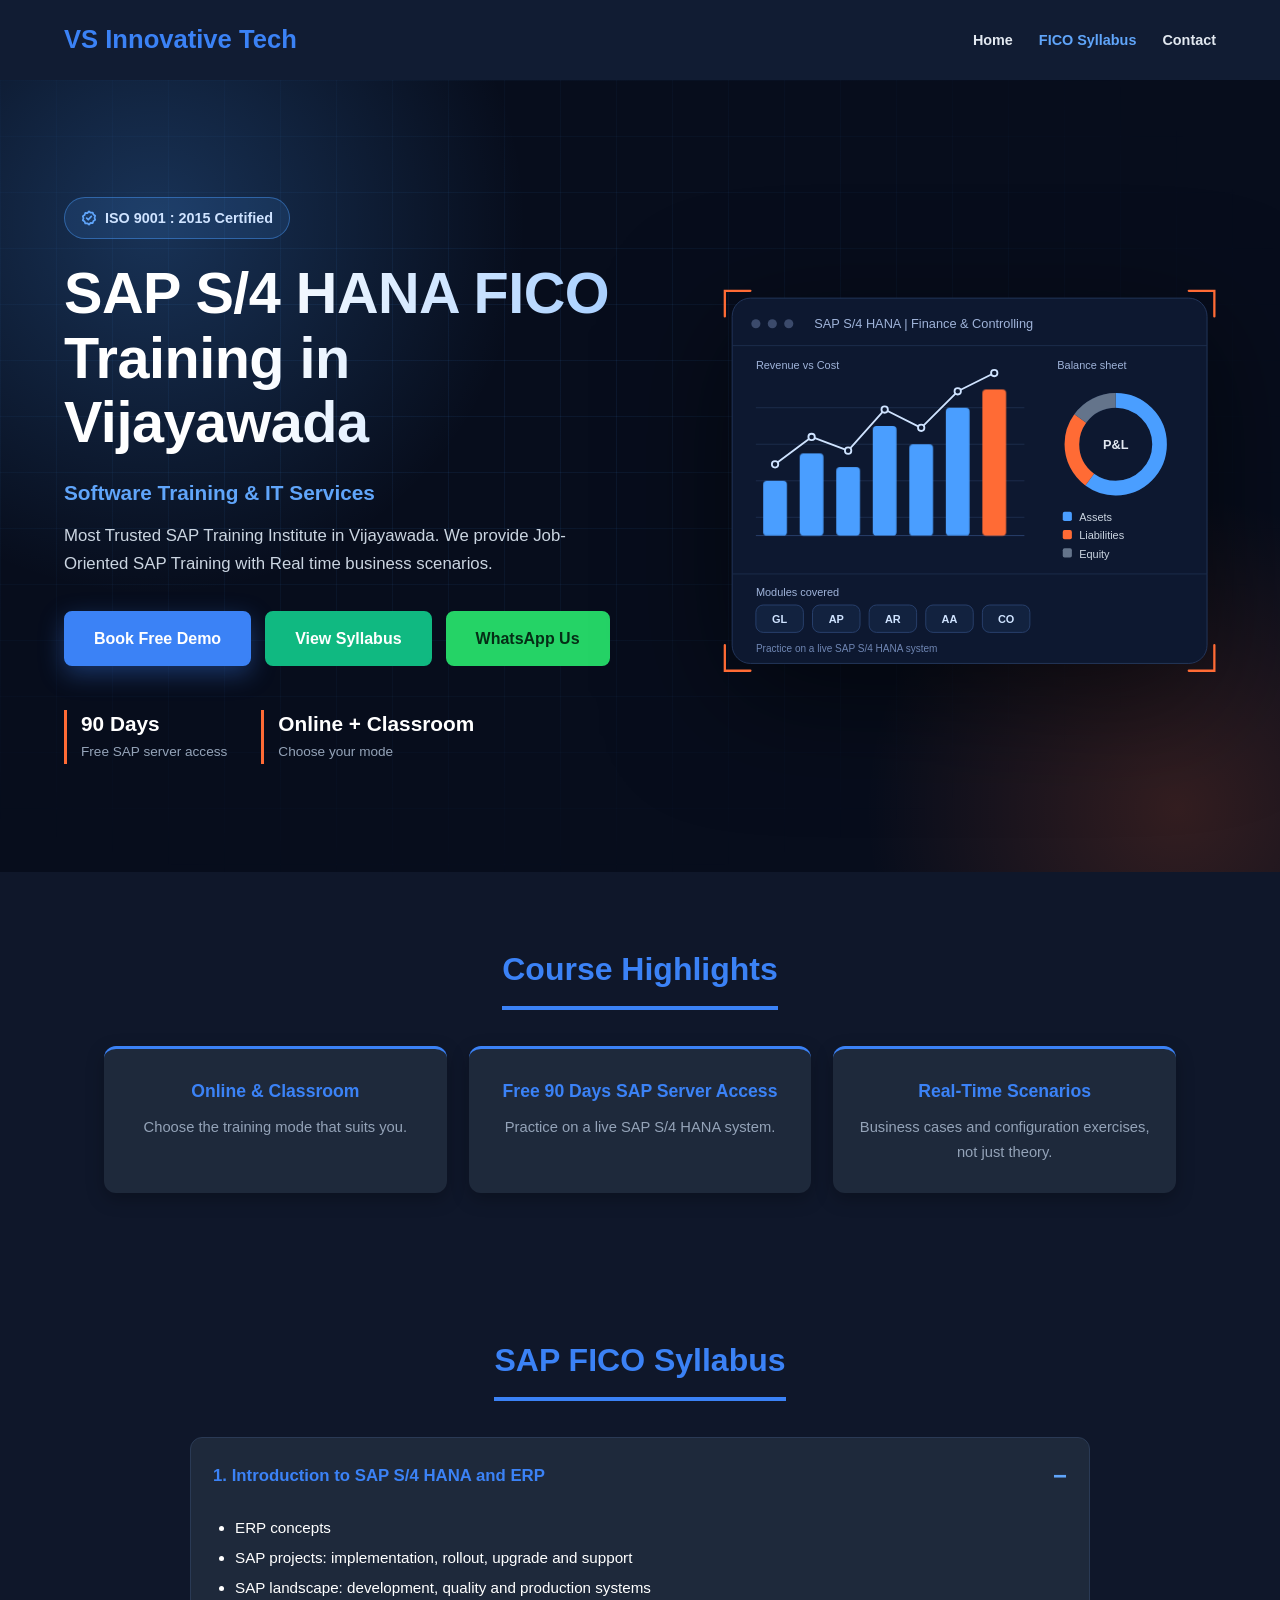
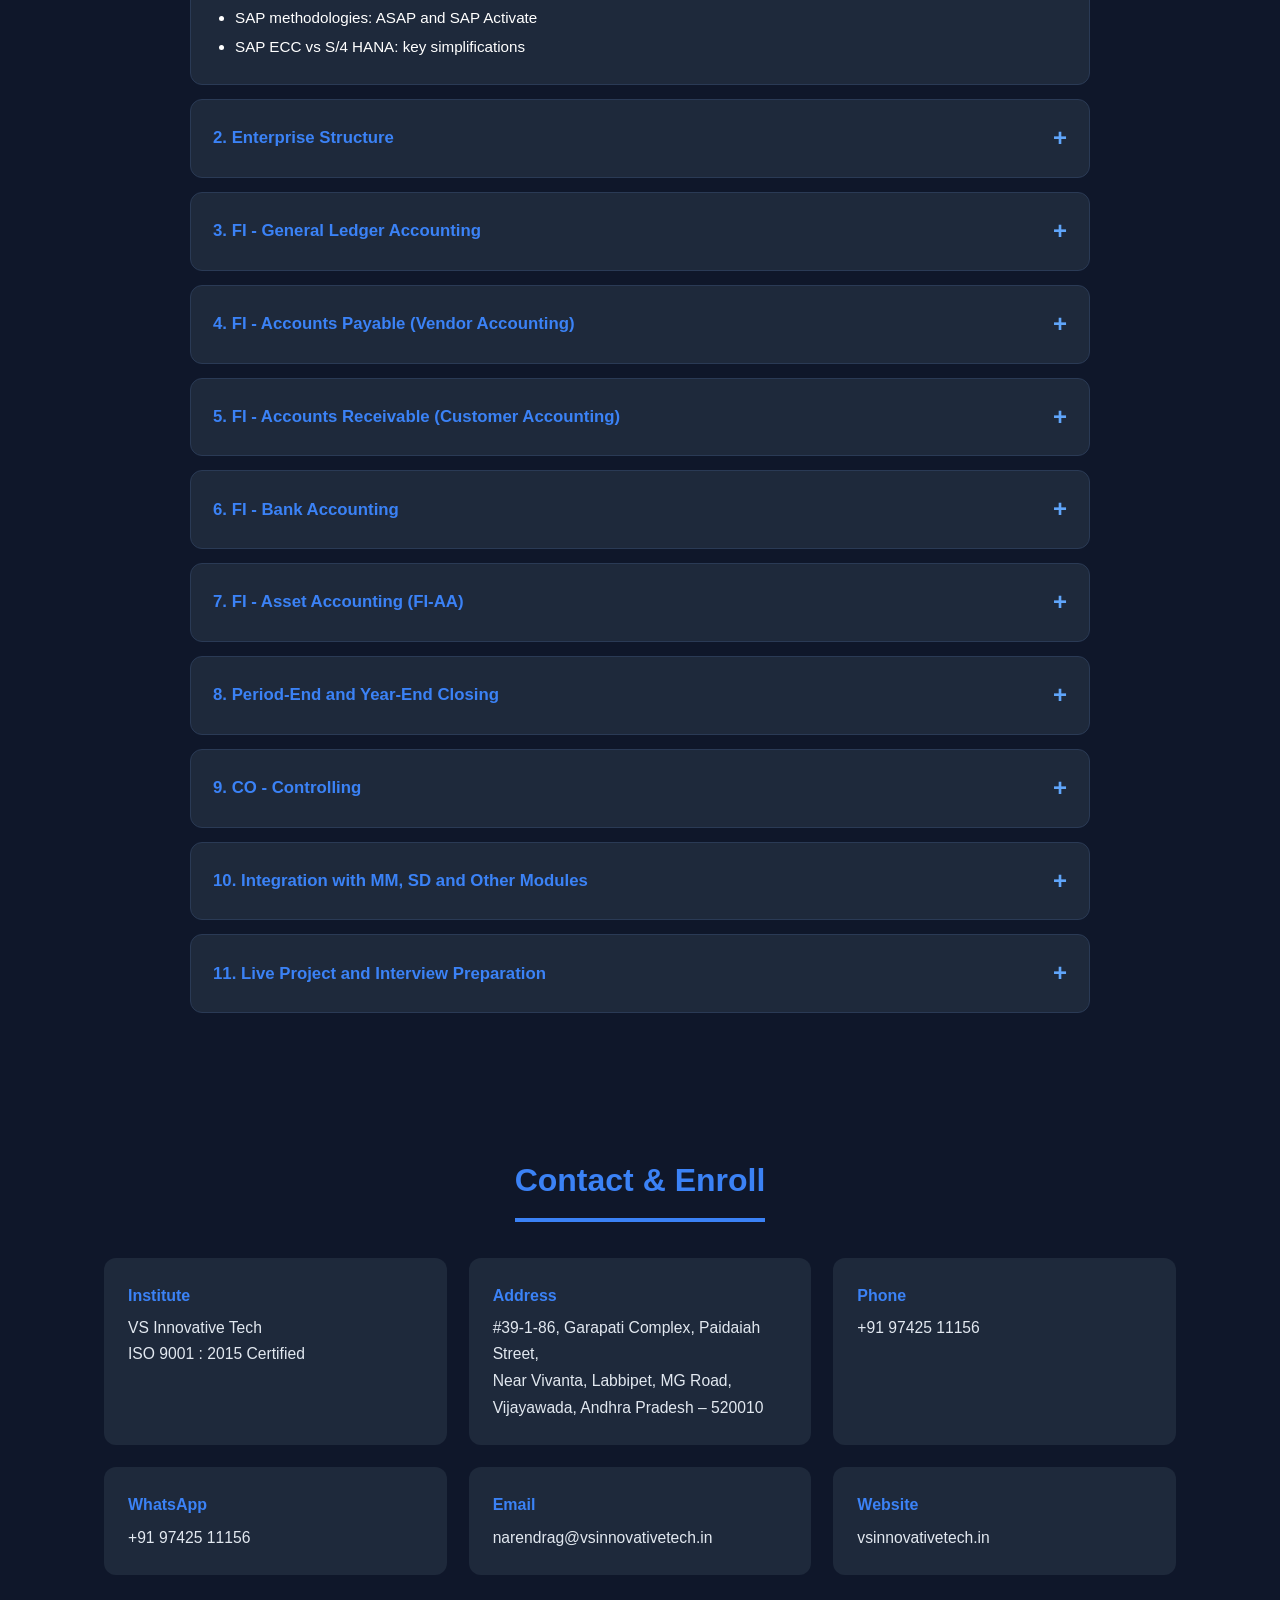
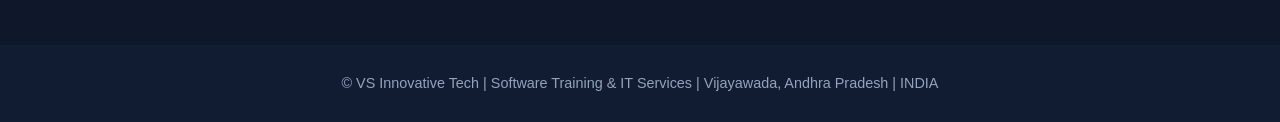
<file: sap-fico-training-in-vijayawada/index.html>
<!DOCTYPE html>
<html lang="en">
<head>
  <meta charset="UTF-8">
  <meta name="viewport" content="width=device-width, initial-scale=1.0">
  <title>SAP FICO Training in Vijayawada | S/4 HANA Finance &amp; Controlling | VS Innovative Tech</title>
  <meta name="description" content="Learn SAP S/4 HANA FICO in Vijayawada at VS Innovative Tech, an ISO 9001:2015 certified institute. Complete syllabus, real-time scenarios, online and classroom batches, and free 90 days SAP server access.">
  <link rel="canonical" href="https://vsinnovativetech.in/sap-fico-training-in-vijayawada/">

  <script type="application/ld+json">
  {
    "@context": "https://schema.org",
    "@type": "Course",
    "name": "SAP S/4 HANA FICO Training",
    "description": "Finance and Controlling training with real-time scenarios, online and classroom modes.",
    "provider": {
      "@type": "EducationalOrganization",
      "name": "VS Innovative Tech",
      "url": "https://vsinnovativetech.in"
    }
  }
  </script>

  <style>
    :root {
      --bg: #0f172a;
      --nav: #111c33;
      --card: #1e293b;
      --card-line: #2a3a55;
      --blue: #3b82f6;
      --blue-soft: #60a5fa;
      --text: #e2e8f0;
      --muted: #94a3b8;
      --green: #25d366;
    }
    * { box-sizing: border-box; margin: 0; padding: 0; }
    html { scroll-behavior: smooth; }
    body {
      background: var(--bg);
      color: var(--text);
      font-family: "Segoe UI", Roboto, Arial, sans-serif;
      line-height: 1.7;
    }
    a { color: inherit; text-decoration: none; }

    /* Header */
    header {
      background: var(--nav);
      position: sticky; top: 0; z-index: 10;
      display: flex; justify-content: space-between; align-items: center;
      flex-wrap: wrap; gap: 12px;
      padding: 18px 5%;
    }
    .logo { color: var(--blue); font-size: 1.6rem; font-weight: 700; }
    nav { display: flex; flex-wrap: wrap; gap: 6px 26px; }
    nav a { font-size: .9rem; font-weight: 600; }
    nav a:hover, nav a.active { color: var(--blue-soft); }

    /* Layout */
    section { padding: 70px 5%; max-width: 1200px; margin: 0 auto; }
    h1 { font-size: 2.4rem; line-height: 1.25; color: var(--blue); text-align: center; }
    h2.title {
      font-size: 2rem; color: var(--blue); text-align: center;
      display: table; margin: 0 auto 36px; padding-bottom: 10px;
      border-bottom: 4px solid var(--blue);
    }
    .lead { text-align: center; color: var(--text); max-width: 760px; margin: 18px auto 0; }

    /* Hero */
    .hero {
      position: relative; overflow: hidden; background: #070d1c;
      padding: 90px 5% 80px; min-height: 88vh; display: flex; align-items: center;
    }
    .hero::before {
      content: ""; position: absolute; inset: 0;
      background-image:
        linear-gradient(rgba(74,158,255,.08) 1px, transparent 1px),
        linear-gradient(90deg, rgba(74,158,255,.08) 1px, transparent 1px);
      background-size: 56px 56px;
      -webkit-mask-image: radial-gradient(ellipse at 35% 40%, #000 15%, transparent 75%);
      mask-image: radial-gradient(ellipse at 35% 40%, #000 15%, transparent 75%);
    }
    .hero::after {
      content: ""; position: absolute; inset: 0; pointer-events: none;
      background:
        radial-gradient(620px circle at 12% 18%, rgba(74,158,255,.26), transparent 60%),
        radial-gradient(520px circle at 92% 92%, rgba(255,107,53,.18), transparent 60%);
    }
    .hero-inner {
      position: relative; z-index: 1; width: 100%; max-width: 1200px; margin: 0 auto;
      display: grid; grid-template-columns: 1.1fr .9fr; gap: 56px; align-items: center;
    }
    .badge {
      display: inline-flex; align-items: center; gap: 8px;
      padding: 8px 16px; border-radius: 999px; font-weight: 700; font-size: .9rem;
      border: 1px solid rgba(74,158,255,.45); background: rgba(74,158,255,.12); color: #cfe3ff;
    }
    .hero h1 {
      text-align: left; margin-top: 22px;
      font-size: clamp(2.2rem, 4.6vw, 3.6rem); line-height: 1.12; letter-spacing: -.5px;
      background: linear-gradient(90deg, #ffffff 30%, #9cc9ff 100%);
      -webkit-background-clip: text; background-clip: text; color: transparent;
    }
    .hero-sub { color: var(--blue-soft); font-size: 1.3rem; font-weight: 700; margin-top: 20px; }
    .hero-copy { color: #cbd5e1; font-size: 1.05rem; max-width: 560px; margin-top: 12px; }
    .hero .btn-row { justify-content: flex-start; margin-top: 32px; }
    .stats { display: flex; flex-wrap: wrap; gap: 18px 34px; margin-top: 44px; }
    .stat { border-left: 3px solid #ff6b35; padding-left: 14px; }
    .stat b { display: block; font-size: 1.3rem; color: #fff; line-height: 1.3; }
    .stat span { color: var(--muted); font-size: .85rem; }

    .dash { width: 100%; max-width: 540px; justify-self: center; filter: drop-shadow(0 30px 60px rgba(0,0,0,.55)); }
    .dash svg { display: block; width: 100%; height: auto; }
    .dash text { font-family: "Segoe UI", Roboto, Arial, sans-serif; }
    .bar { transform-box: fill-box; transform-origin: bottom; animation: grow .9s cubic-bezier(.2,.8,.2,1) both; }
    @keyframes grow { from { transform: scaleY(0); } }

    .btn-row { display: flex; justify-content: center; flex-wrap: wrap; gap: 14px; margin-top: 30px; }
    .btn {
      display: inline-block; padding: 12px 28px; border-radius: 8px;
      font-weight: 600; border: 2px solid var(--blue);
    }
    .btn.primary { background: var(--blue); color: #fff; box-shadow: 0 8px 24px rgba(59,130,246,.35); }
    .btn.primary:hover { background: #2563eb; }
    .btn.ghost:hover { background: rgba(59,130,246,.12); }
    .btn.green { background: #10b981; border-color: #10b981; color: #fff; }
    .btn.green:hover { background: #059669; border-color: #059669; }
    .btn.wa { background: var(--green); border-color: var(--green); color: #052e16; }

    /* Cards */
    .grid { display: grid; grid-template-columns: repeat(auto-fit, minmax(240px, 1fr)); gap: 22px; }
    .card {
      background: var(--card); border-radius: 12px; padding: 28px 22px;
      text-align: center; box-shadow: 0 6px 18px rgba(0,0,0,.25); border-top: 3px solid var(--blue);
    }
    .card h3 { color: var(--blue); font-size: 1.1rem; margin-bottom: 8px; }
    .card p { color: var(--muted); font-size: .92rem; }

    /* Syllabus accordion */
    .syllabus { max-width: 900px; margin: 0 auto; display: grid; gap: 14px; }
    details {
      background: var(--card); border: 1px solid var(--card-line);
      border-radius: 12px; overflow: hidden;
    }
    summary {
      cursor: pointer; list-style: none; padding: 18px 22px;
      color: var(--blue); font-weight: 700; font-size: 1.05rem;
      display: flex; justify-content: space-between; align-items: center; gap: 12px;
    }
    summary::-webkit-details-marker { display: none; }
    summary::after { content: "+"; font-size: 1.5rem; color: var(--blue-soft); }
    details[open] summary::after { content: "\2212"; }
    summary:focus-visible { outline: 2px solid var(--blue-soft); outline-offset: -2px; }
    details ul { padding: 0 22px 20px 44px; color: #ffffff; font-size: .95rem; }
    details li { margin-bottom: 4px; }

    /* Contact */
    .contact-wrap { display: grid; grid-template-columns: repeat(auto-fit, minmax(260px, 1fr)); gap: 22px; }
    .contact-card { background: var(--card); border-radius: 12px; padding: 24px; }
    .contact-card h3 { color: var(--blue); margin-bottom: 6px; font-size: 1rem; }
    .contact-card p, .contact-card a { color: var(--text); font-size: .98rem; overflow-wrap: anywhere; }
    .contact-card a:hover { color: var(--blue-soft); }

    footer {
      background: var(--nav); text-align: center; color: var(--muted);
      padding: 26px 5%; font-size: .9rem;
    }

    @media (max-width: 900px) {
      .hero { min-height: auto; padding: 60px 5%; }
      .hero-inner { grid-template-columns: 1fr; gap: 40px; }
    }
    @media (max-width: 640px) {
      h1 { font-size: 1.8rem; }
      h2.title { font-size: 1.5rem; }
      section { padding: 50px 5%; }
    }
    @media (prefers-reduced-motion: reduce) { html { scroll-behavior: auto; } .bar { animation: none; } }
  </style>
</head>
<body>

  <header>
    <a href="/" class="logo">VS Innovative Tech</a>
    <nav>
      <a href="/">Home</a>
      <a href="#syllabus" class="active">FICO Syllabus</a>
      <a href="#contact">Contact</a>
    </nav>
  </header>

  <main>
    <!-- Intro -->
    <div class="hero" id="intro">
      <div class="hero-inner">

        <div>
          <span class="badge">
            <svg width="16" height="16" viewBox="0 0 24 24" fill="none" stroke="#60a5fa" stroke-width="2.6" stroke-linecap="round" stroke-linejoin="round" aria-hidden="true"><path d="M12 2l2.4 2.1 3.2-.3 1 3 2.7 1.8-1 3.1 1 3.1-2.7 1.8-1 3-3.2-.3L12 22l-2.4-2.1-3.2.3-1-3L2.7 15.4l1-3.1-1-3.1L5.4 7.4l1-3 3.2.3z"/><path d="M8.5 12.2l2.4 2.4 4.6-4.9"/></svg>
            ISO 9001 : 2015 Certified
          </span>
          <h1>SAP S/4 HANA FICO Training in Vijayawada</h1>
          <div class="hero-sub">Software Training &amp; IT Services</div>
          <p class="hero-copy">Most Trusted SAP Training Institute in Vijayawada. We provide Job-Oriented SAP Training with Real time business scenarios.</p>
          <div class="btn-row">
            <a class="btn primary" href="#contact">Book Free Demo</a>
            <a class="btn green" href="#syllabus">View Syllabus</a>
            <a class="btn wa" href="https://wa.me/919742511156?text=Hi%2C%20I%20want%20to%20know%20about%20SAP%20FICO%20training" target="_blank" rel="noopener">WhatsApp Us</a>
          </div>
          <div class="stats">
            <div class="stat"><b>90 Days</b><span>Free SAP server access</span></div>
            <div class="stat"><b>Online + Classroom</b><span>Choose your mode</span></div>
          </div>
        </div>

        <div class="dash" aria-hidden="true">
          <svg viewBox="0 0 540 420" xmlns="http://www.w3.org/2000/svg">
            <!-- corner brackets -->
            <g fill="none" stroke="#ff6b35" stroke-width="2.5" stroke-linecap="round">
              <path d="M2 30V2h28"/><path d="M510 2h28v28"/><path d="M2 390v28h28"/><path d="M510 418h28v-28"/>
            </g>
            <!-- card -->
            <rect x="10" y="10" width="520" height="400" rx="20" fill="#0d1830" stroke="#25395f"/>
            <circle cx="36" cy="38" r="5" fill="#3b4a6b"/><circle cx="54" cy="38" r="5" fill="#3b4a6b"/><circle cx="72" cy="38" r="5" fill="#3b4a6b"/>
            <text x="100" y="43" font-size="14" fill="#9fb3d9">SAP S/4 HANA  |  Finance &amp; Controlling</text>
            <line x1="10" y1="62" x2="530" y2="62" stroke="#1d2e4d"/>

            <!-- bar chart -->
            <text x="36" y="88" font-size="12" fill="#9fb3d9">Revenue vs Cost</text>
            <g stroke="#1d2e4d">
              <line x1="36" y1="130" x2="330" y2="130"/><line x1="36" y1="170" x2="330" y2="170"/>
              <line x1="36" y1="210" x2="330" y2="210"/><line x1="36" y1="250" x2="330" y2="250"/>
            </g>
            <line x1="36" y1="270" x2="330" y2="270" stroke="#2a4270"/>
            <g>
              <rect class="bar" style="animation-delay:.05s" x="44"  y="210" width="26" height="60"  rx="4" fill="#4a9eff"/>
              <rect class="bar" style="animation-delay:.12s" x="84"  y="180" width="26" height="90"  rx="4" fill="#4a9eff"/>
              <rect class="bar" style="animation-delay:.19s" x="124" y="195" width="26" height="75"  rx="4" fill="#4a9eff"/>
              <rect class="bar" style="animation-delay:.26s" x="164" y="150" width="26" height="120" rx="4" fill="#4a9eff"/>
              <rect class="bar" style="animation-delay:.33s" x="204" y="170" width="26" height="100" rx="4" fill="#4a9eff"/>
              <rect class="bar" style="animation-delay:.40s" x="244" y="130" width="26" height="140" rx="4" fill="#4a9eff"/>
              <rect class="bar" style="animation-delay:.47s" x="284" y="110" width="26" height="160" rx="4" fill="#ff6b35"/>
            </g>
            <polyline points="57,192 97,162 137,177 177,132 217,152 257,112 297,92" fill="none" stroke="#cfe3ff" stroke-width="2" stroke-linejoin="round" stroke-linecap="round"/>
            <g fill="#0d1830" stroke="#cfe3ff" stroke-width="2">
              <circle cx="57" cy="192" r="3.5"/><circle cx="97" cy="162" r="3.5"/><circle cx="137" cy="177" r="3.5"/>
              <circle cx="177" cy="132" r="3.5"/><circle cx="217" cy="152" r="3.5"/><circle cx="257" cy="112" r="3.5"/><circle cx="297" cy="92" r="3.5"/>
            </g>

            <!-- donut -->
            <text x="366" y="88" font-size="12" fill="#9fb3d9">Balance sheet</text>
            <g transform="rotate(-90 430 170)" fill="none" stroke-width="16">
              <circle cx="430" cy="170" r="48" stroke="#1d2e4d"/>
              <circle cx="430" cy="170" r="48" stroke="#4a9eff" stroke-dasharray="181 301.6"/>
              <circle cx="430" cy="170" r="48" stroke="#ff6b35" stroke-dasharray="75 301.6" stroke-dashoffset="-181"/>
              <circle cx="430" cy="170" r="48" stroke="#64748b" stroke-dasharray="45 301.6" stroke-dashoffset="-256"/>
            </g>
            <text x="430" y="175" font-size="14" font-weight="700" fill="#e2e8f0" text-anchor="middle">P&amp;L</text>
            <g font-size="12" fill="#cbd5e1">
              <rect x="372" y="244" width="10" height="10" rx="2" fill="#4a9eff"/><text x="390" y="254">Assets</text>
              <rect x="372" y="264" width="10" height="10" rx="2" fill="#ff6b35"/><text x="390" y="274">Liabilities</text>
              <rect x="372" y="284" width="10" height="10" rx="2" fill="#64748b"/><text x="390" y="294">Equity</text>
            </g>

            <!-- modules -->
            <line x1="10" y1="312" x2="530" y2="312" stroke="#1d2e4d"/>
            <text x="36" y="336" font-size="12" fill="#9fb3d9">Modules covered</text>
            <g font-size="12" font-weight="700" fill="#cfe3ff" text-anchor="middle">
              <rect x="36"  y="346" width="52" height="30" rx="8" fill="#12223f" stroke="#2a4270"/><text x="62"  y="366">GL</text>
              <rect x="98"  y="346" width="52" height="30" rx="8" fill="#12223f" stroke="#2a4270"/><text x="124" y="366">AP</text>
              <rect x="160" y="346" width="52" height="30" rx="8" fill="#12223f" stroke="#2a4270"/><text x="186" y="366">AR</text>
              <rect x="222" y="346" width="52" height="30" rx="8" fill="#12223f" stroke="#2a4270"/><text x="248" y="366">AA</text>
              <rect x="284" y="346" width="52" height="30" rx="8" fill="#12223f" stroke="#2a4270"/><text x="310" y="366">CO</text>
            </g>
            <text x="36" y="398" font-size="11" fill="#6f86b3">Practice on a live SAP S/4 HANA system</text>
          </svg>
        </div>

      </div>
    </div>

    <!-- Highlights -->
    <section id="highlights">
      <h2 class="title">Course Highlights</h2>
      <div class="grid">
        <div class="card"><h3>Online &amp; Classroom</h3><p>Choose the training mode that suits you.</p></div>
        <div class="card"><h3>Free 90 Days SAP Server Access</h3><p>Practice on a live SAP S/4 HANA system.</p></div>
        <div class="card"><h3>Real-Time Scenarios</h3><p>Business cases and configuration exercises, not just theory.</p></div>
      </div>
    </section>

    <!-- Syllabus -->
    <section id="syllabus">
      <h2 class="title">SAP FICO Syllabus</h2>
      <div class="syllabus">

        <details open>
          <summary>1. Introduction to SAP S/4 HANA and ERP</summary>
          <ul>
            <li>ERP concepts</li>
            <li>SAP projects: implementation, rollout, upgrade and support</li>
            <li>SAP landscape: development, quality and production systems</li>
            <li>SAP methodologies: ASAP and SAP Activate</li>
            <li>SAP ECC vs S/4 HANA: key simplifications</li>
          </ul>
        </details>

        <details>
          <summary>2. Enterprise Structure</summary>
          <ul>
            <li>Client, company, company code, business area</li>
            <li>Controlling area, operating concern, credit control area</li>
            <li>Fiscal year variant, posting period variant, field status variant</li>
            <li>Chart of accounts, account groups and number ranges</li>
          </ul>
        </details>

        <details>
          <summary>3. FI - General Ledger Accounting</summary>
          <ul>
            <li>Global parameters and company code settings</li>
            <li>GL master data (chart of accounts and company code segments)</li>
            <li>Ledgers, leading and non-leading ledgers, currency types</li>
            <li>Document types, posting keys, document splitting</li>
            <li>Parking, holding, reversing and recurring documents</li>
            <li>Tolerance groups and automatic account assignment</li>
            <li>Foreign currency valuation and exchange rates</li>
          </ul>
        </details>

        <details>
          <summary>4. FI - Accounts Payable (Vendor Accounting)</summary>
          <ul>
            <li>Business Partner (vendor) master data in S/4 HANA</li>
            <li>Vendor invoices, credit memos and down payments</li>
            <li>Withholding tax (TDS) configuration and posting</li>
            <li>Special GL transactions and reconciliation accounts</li>
            <li>Advanced scenarios: partial payments and residual items</li>
            <li>Advanced scenarios: payment terms, cash discount and payment differences</li>
            <li>Advanced scenarios: vendor invoice reversal and credit memo handling</li>
            <li>Advanced scenarios: advance to vendor and clearing against invoices</li>
            <li>Advanced scenarios: vendor open item analysis and reconciliation</li>
          </ul>
        </details>

        <details>
          <summary>5. FI - Accounts Receivable (Customer Accounting)</summary>
          <ul>
            <li>Business Partner (customer) master data</li>
            <li>Customer invoices, incoming payments and clearing</li>
            <li>Dunning, interest calculation and credit management</li>
            <li>Down payment requests and bill of exchange</li>
            <li>Advanced scenarios: partial payments and residual items</li>
            <li>Advanced scenarios: payment terms, cash discount and short-payment handling</li>
            <li>Advanced scenarios: customer invoice reversal and credit memo handling</li>
            <li>Advanced scenarios: advance from customer and clearing against invoices</li>
            <li>Advanced scenarios: customer open item analysis and reconciliation</li>
          </ul>
        </details>

        <details>
          <summary>6. FI - Bank Accounting</summary>
          <ul>
            <li>House banks and bank accounts</li>
            <li>Manual and electronic bank statement</li>
            <li>Check management and cash journal</li>
            <li>Bank reconciliation</li>
          </ul>
        </details>

        <details>
          <summary>7. FI - Asset Accounting (FI-AA)</summary>
          <ul>
            <li>Chart of depreciation, depreciation areas and asset classes</li>
            <li>Asset master data, acquisition and retirement</li>
            <li>Depreciation key, run and asset transfers</li>
            <li>Asset under construction and settlement</li>
            <li>Asset Accounting changes in S/4 HANA</li>
          </ul>
        </details>

        <details>
          <summary>8. Period-End and Year-End Closing</summary>
          <ul>
            <li>Opening and closing posting periods</li>
            <li>Accruals, provisions and GR/IR clearing</li>
            <li>Foreign currency valuation and balance carry forward</li>
            <li>Financial statement versions and reports</li>
          </ul>
        </details>

        <details>
          <summary>9. CO - Controlling</summary>
          <ul>
            <li>Controlling area settings and cost element accounting</li>
            <li>Cost centers, cost center groups and standard hierarchy</li>
            <li>Activity types, statistical key figures, allocations (assessment and distribution)</li>
            <li>Internal orders: planning, settlement and reports</li>
          </ul>
        </details>

        <details>
          <summary>10. Integration with MM, SD and Other Modules</summary>
          <ul>
            <li>MM-FI integration: goods receipt, invoice verification, account determination</li>
            <li>SD-FI integration: billing and revenue account determination</li>
            <li>Material valuation and GR/IR</li>
          </ul>
        </details>

        <details>
          <summary>11. Live Project and Interview Preparation</summary>
          <ul>
            <li>Support project (ticket) handling and common issues</li>
            <li>Resume preparation and mock interviews</li>
            <li>FICO interview questions and answers</li>
          </ul>
        </details>

      </div>
    </section>

    <!-- Contact -->
    <section id="contact">
      <h2 class="title">Contact &amp; Enroll</h2>
      <div class="contact-wrap">
        <div class="contact-card">
          <h3>Institute</h3>
          <p>VS Innovative Tech<br>ISO 9001 : 2015 Certified</p>
        </div>
        <div class="contact-card">
          <h3>Address</h3>
          <p>#39-1-86, Garapati Complex, Paidaiah Street,<br>Near Vivanta, Labbipet, MG Road,<br>Vijayawada, Andhra Pradesh &ndash; 520010</p>
        </div>
        <div class="contact-card">
          <h3>Phone</h3>
          <p><a href="tel:+919742511156">+91 97425 11156</a></p>
        </div>
        <div class="contact-card">
          <h3>WhatsApp</h3>
          <p><a href="https://wa.me/919742511156" target="_blank" rel="noopener">+91 97425 11156</a></p>
        </div>
        <div class="contact-card">
          <h3>Email</h3>
          <p><a href="mailto:narendrag@vsinnovativetech.in">narendrag@vsinnovativetech.in</a></p>
        </div>
        <div class="contact-card">
          <h3>Website</h3>
          <p><a href="https://vsinnovativetech.in">vsinnovativetech.in</a></p>
        </div>
      </div>
    </section>
  </main>

  <footer>
    &copy; VS Innovative Tech | Software Training &amp; IT Services | Vijayawada, Andhra Pradesh | INDIA
  </footer>

</body>
</html>
</file>
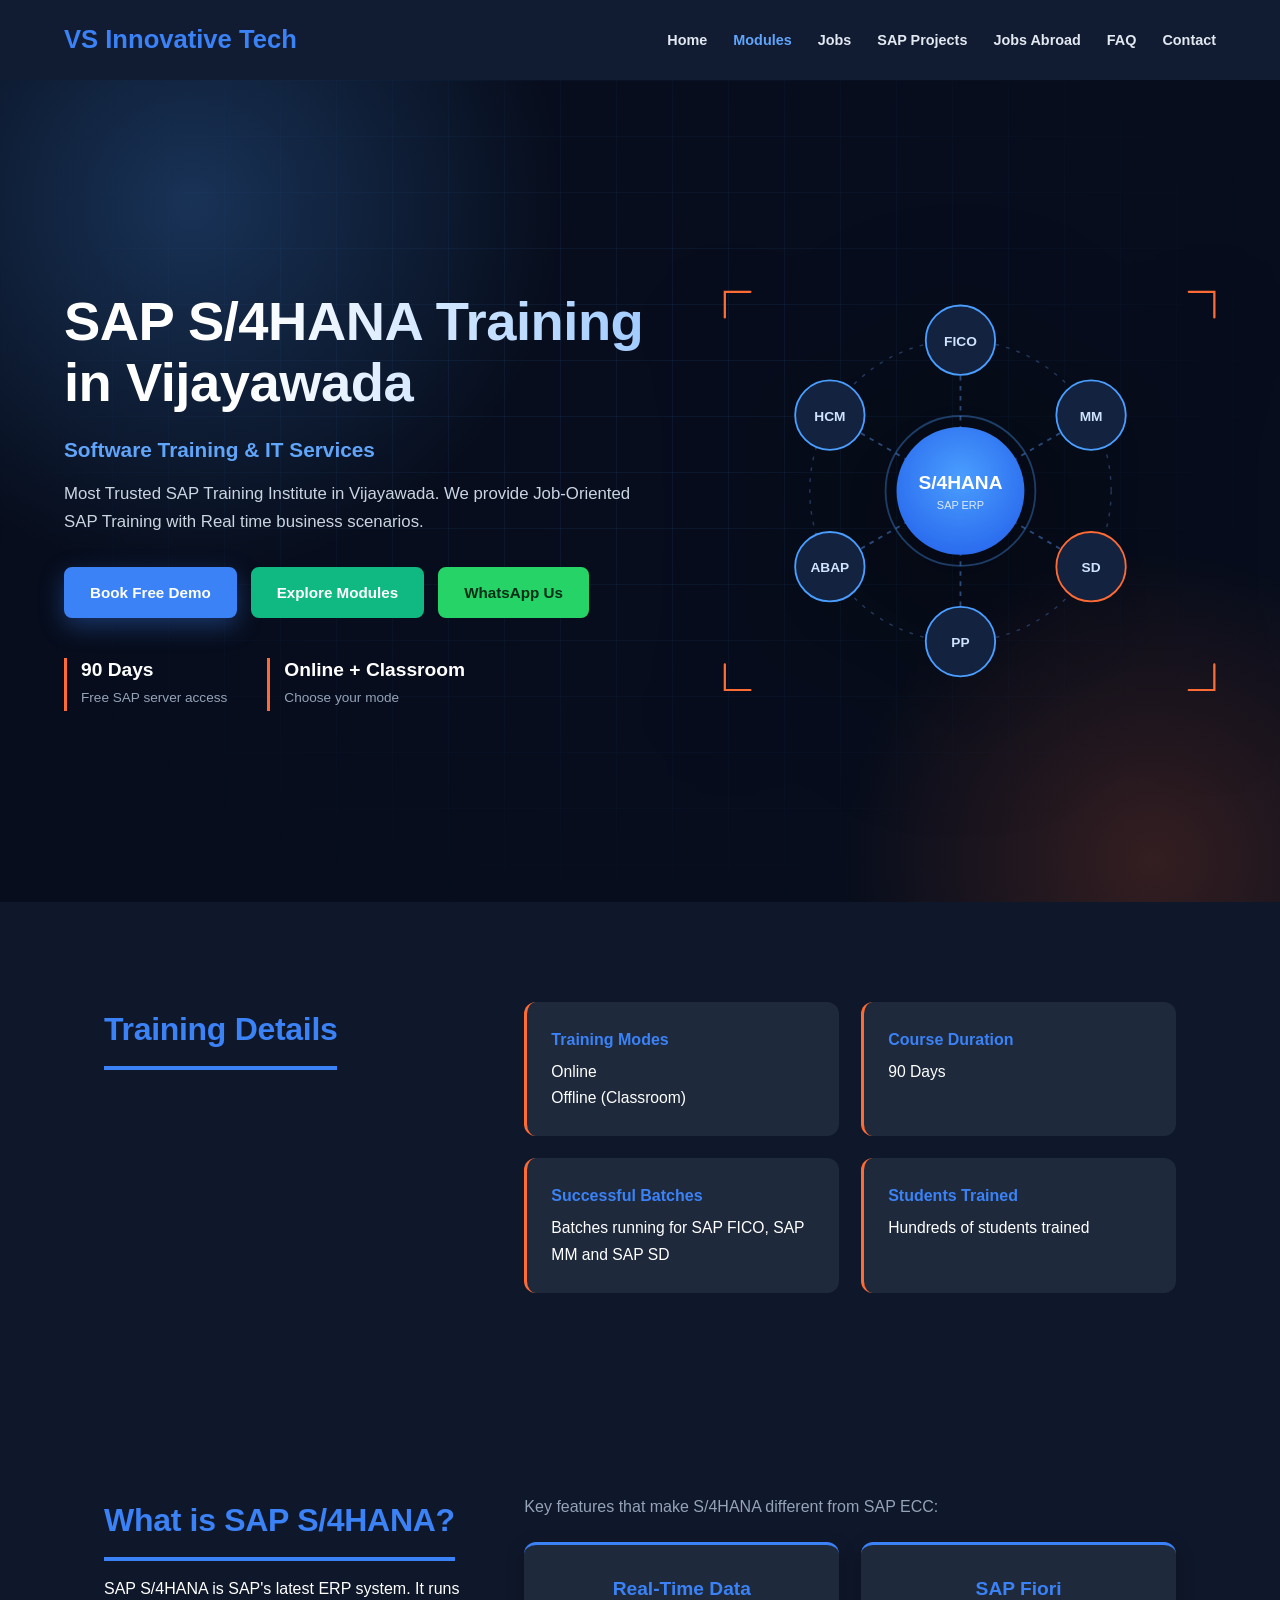
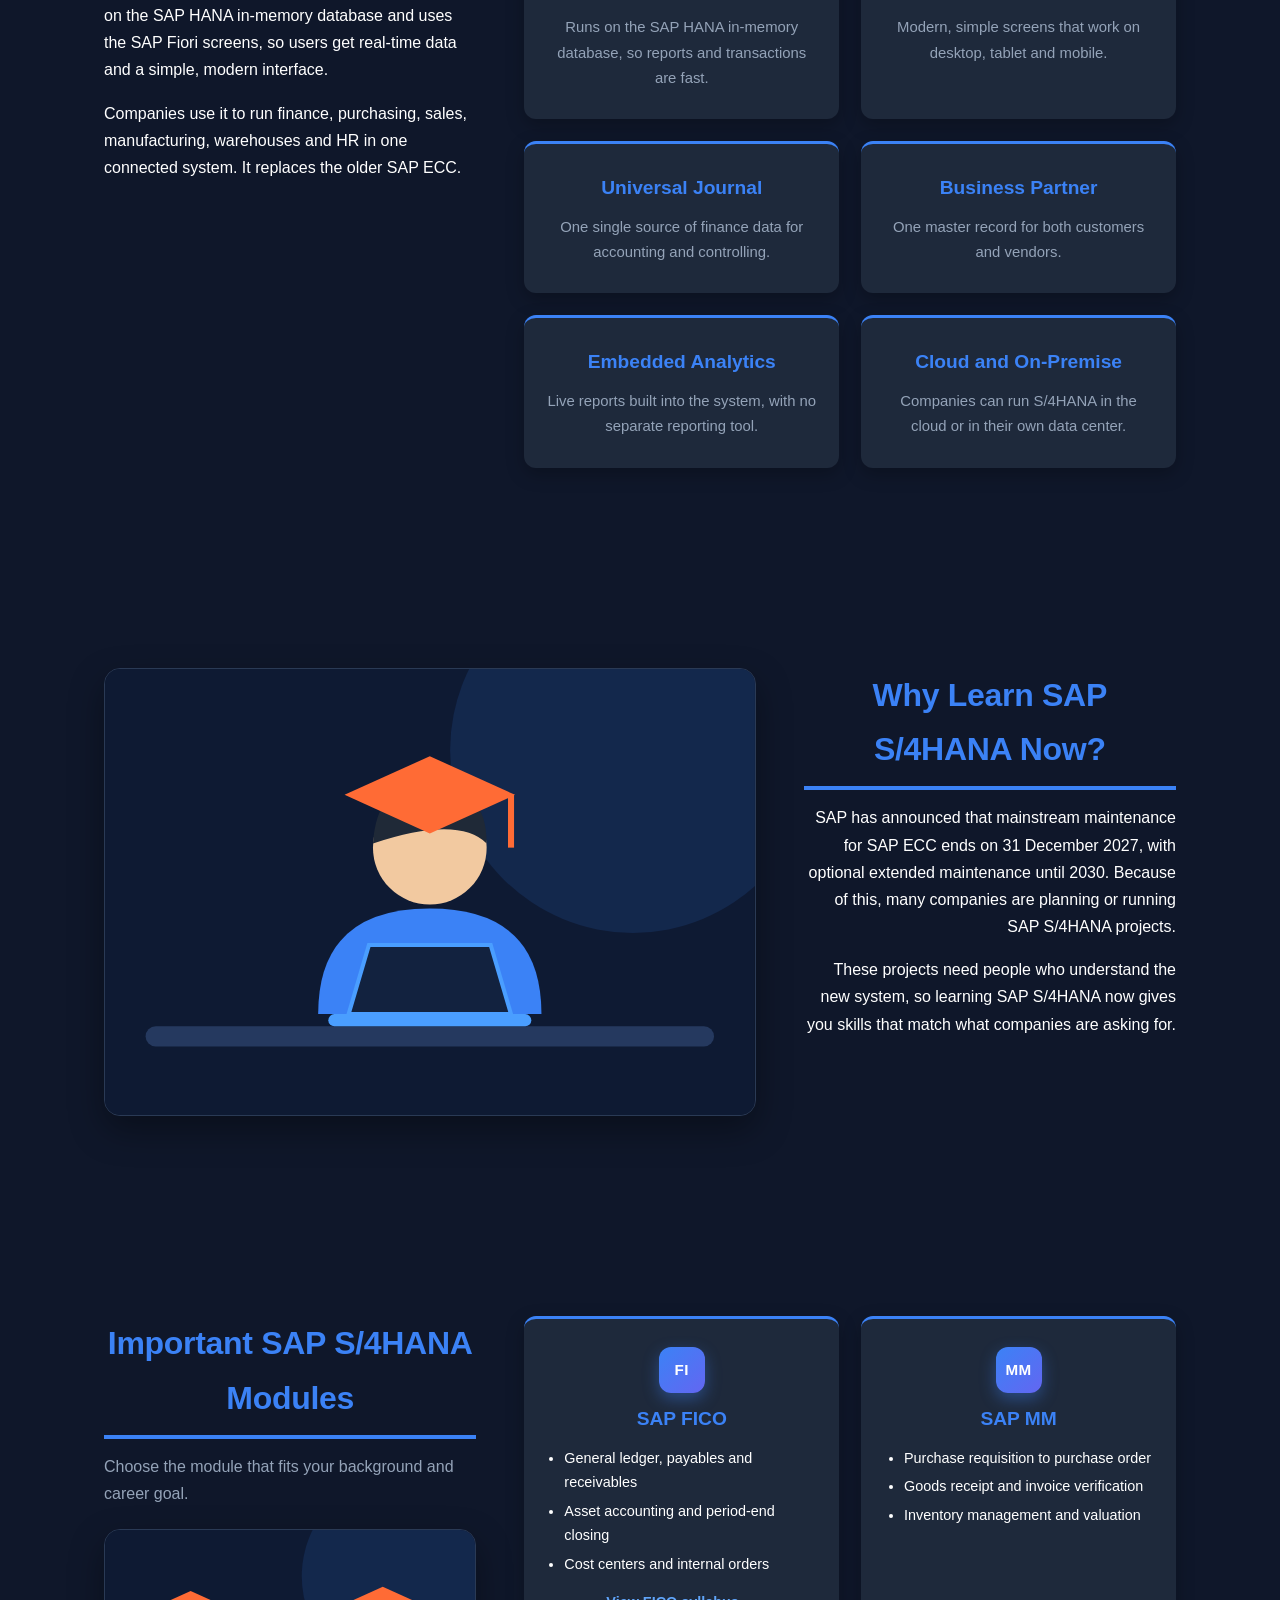
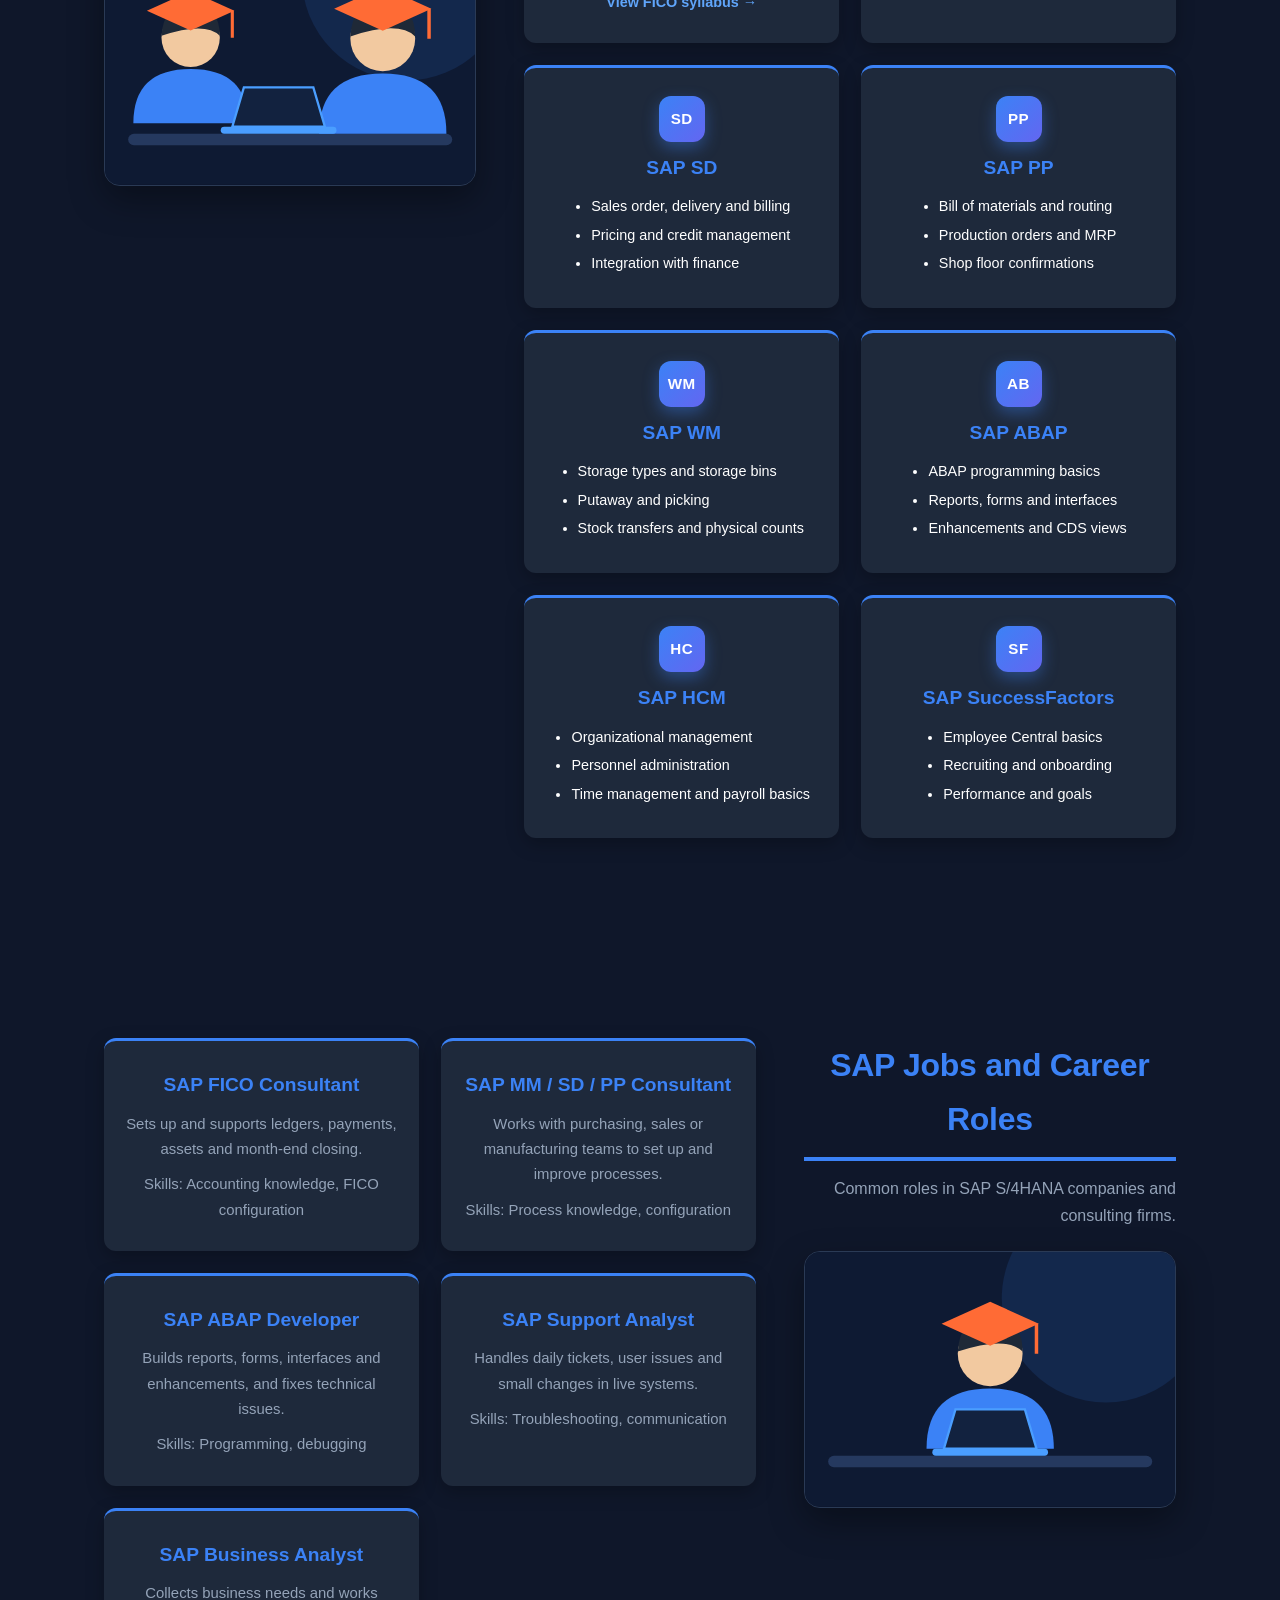
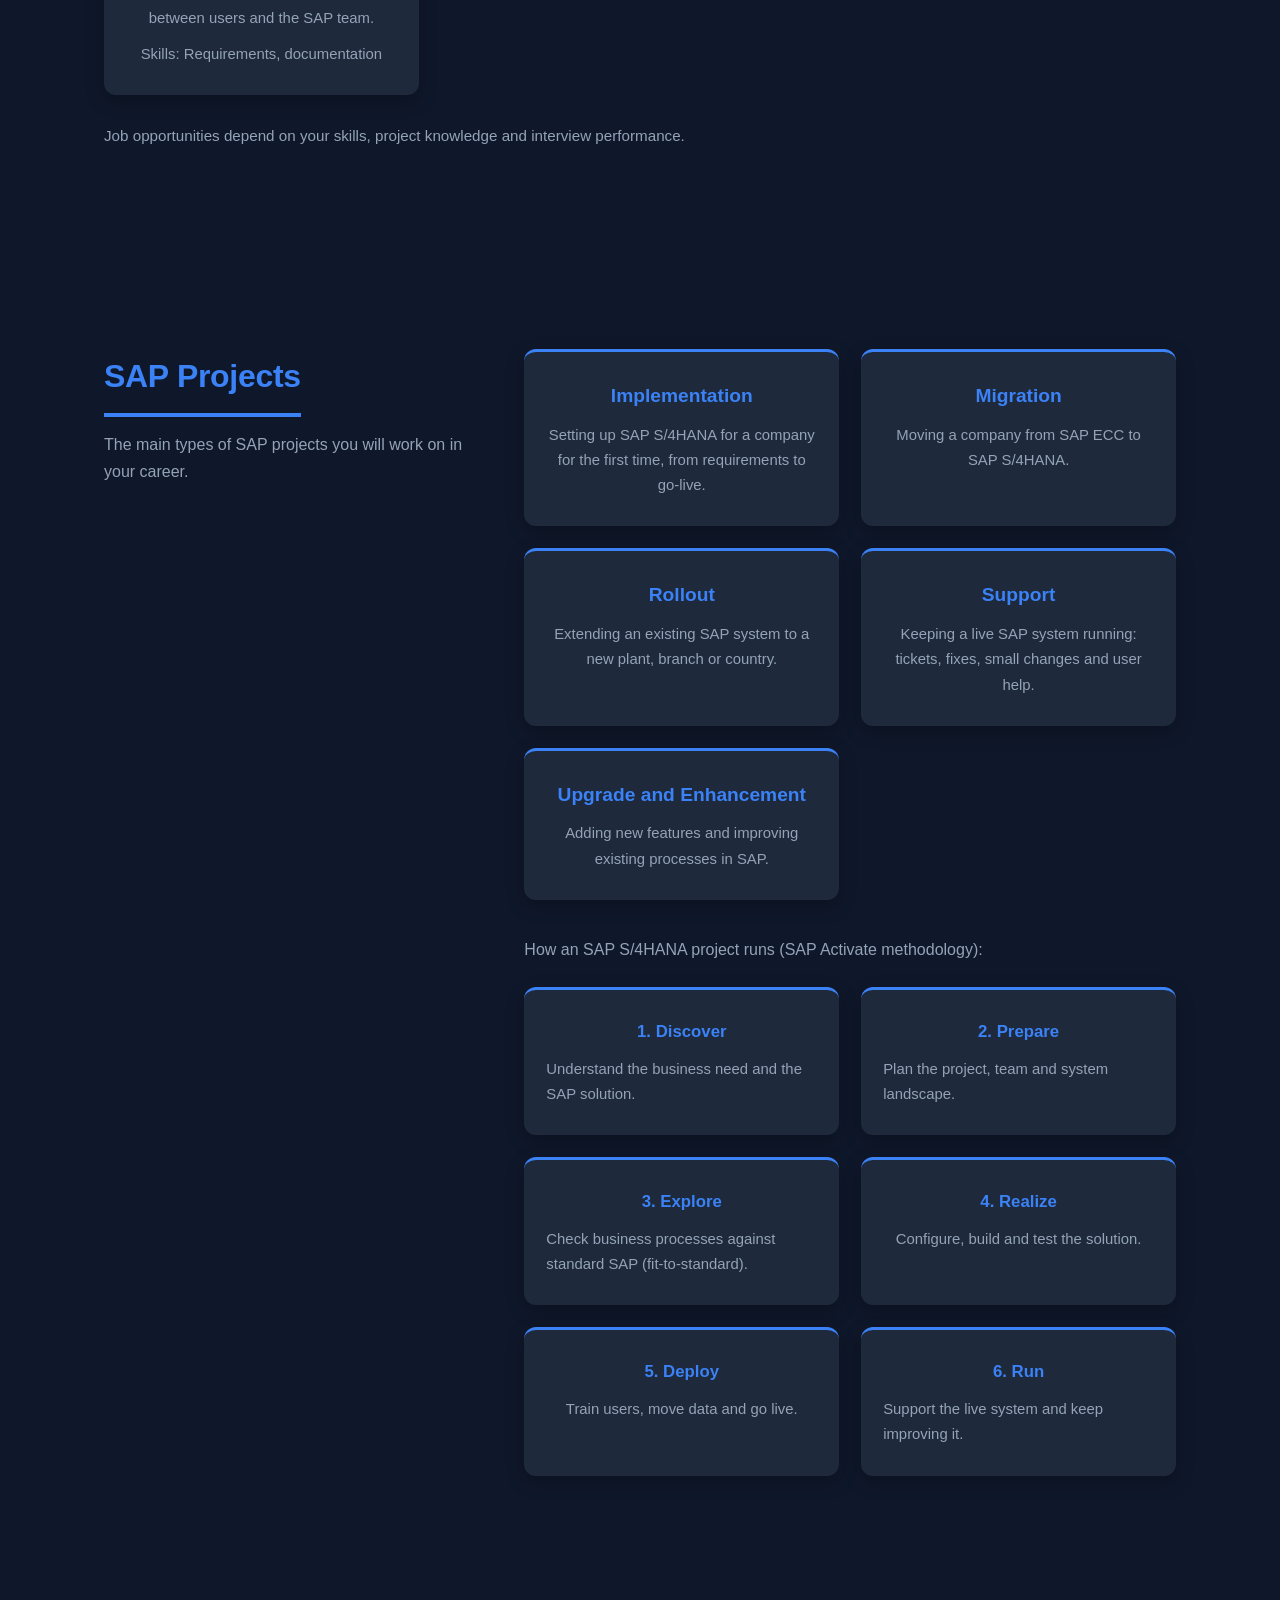
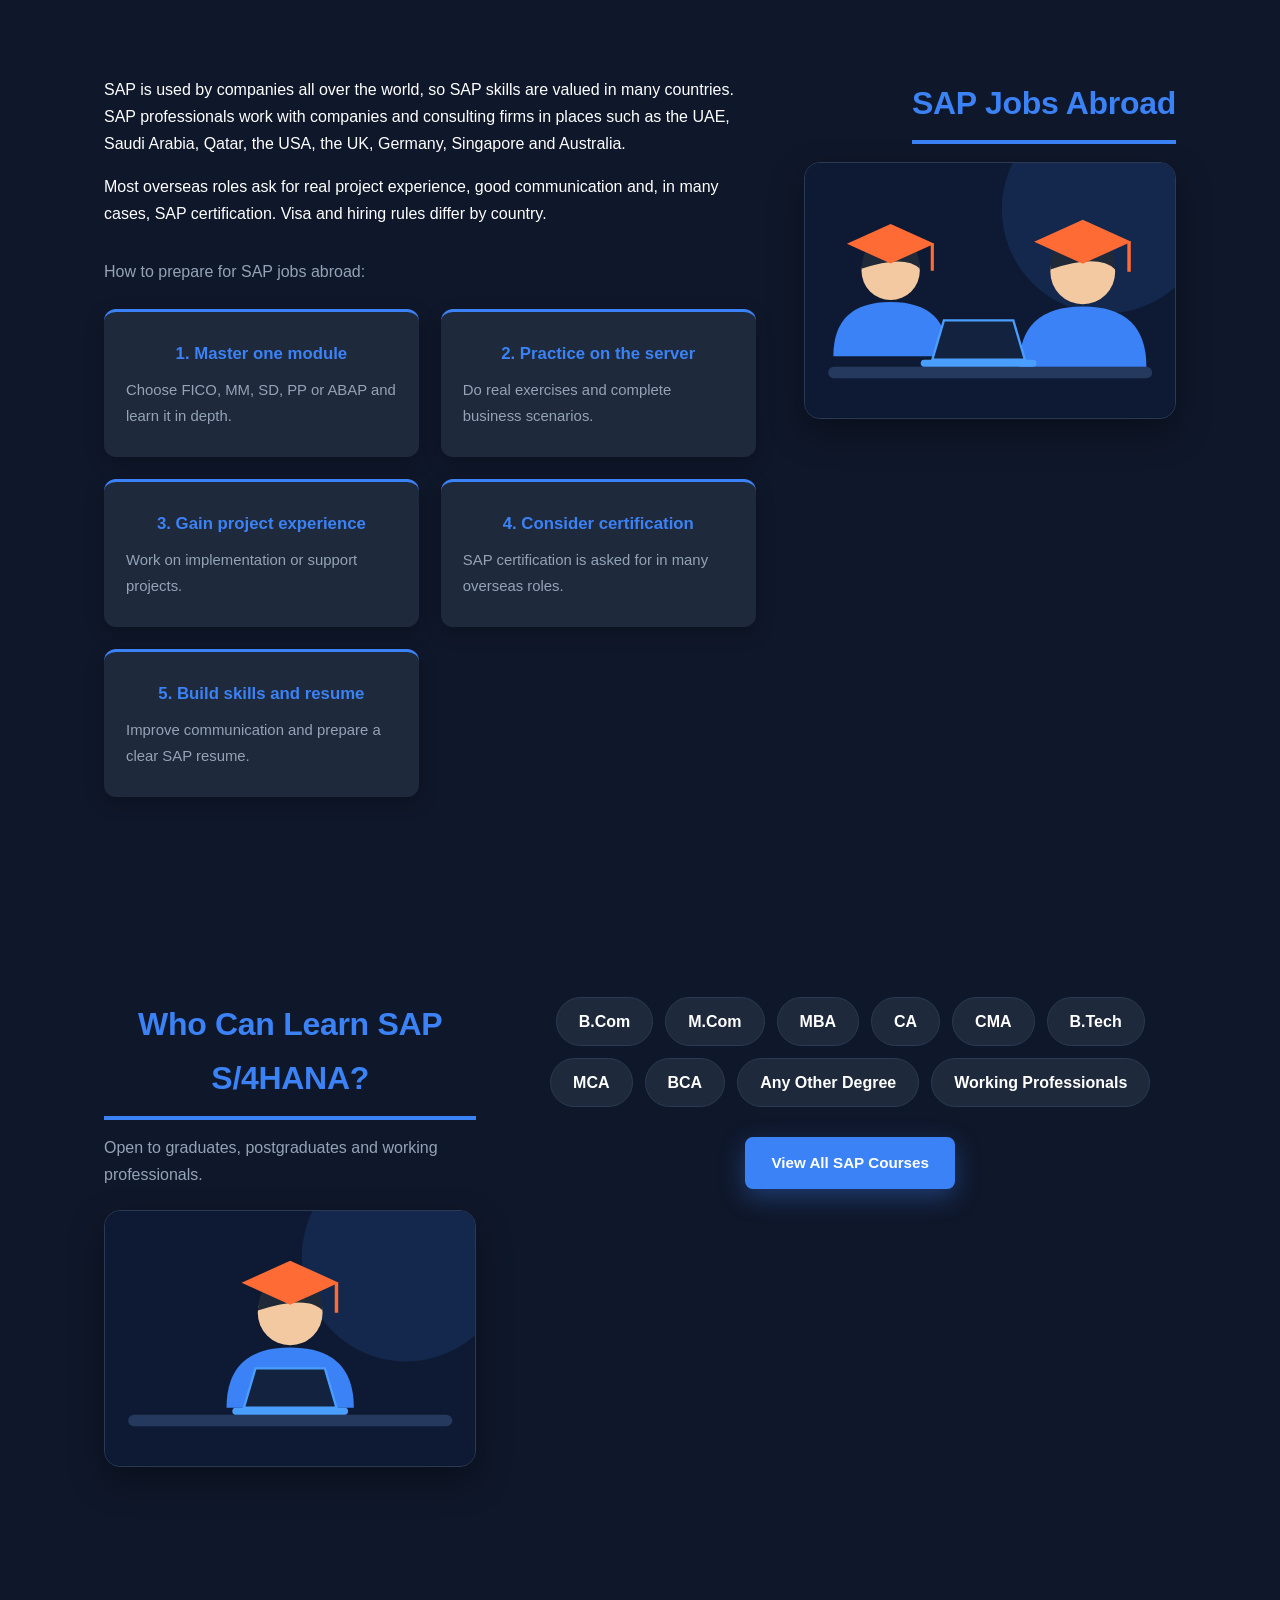
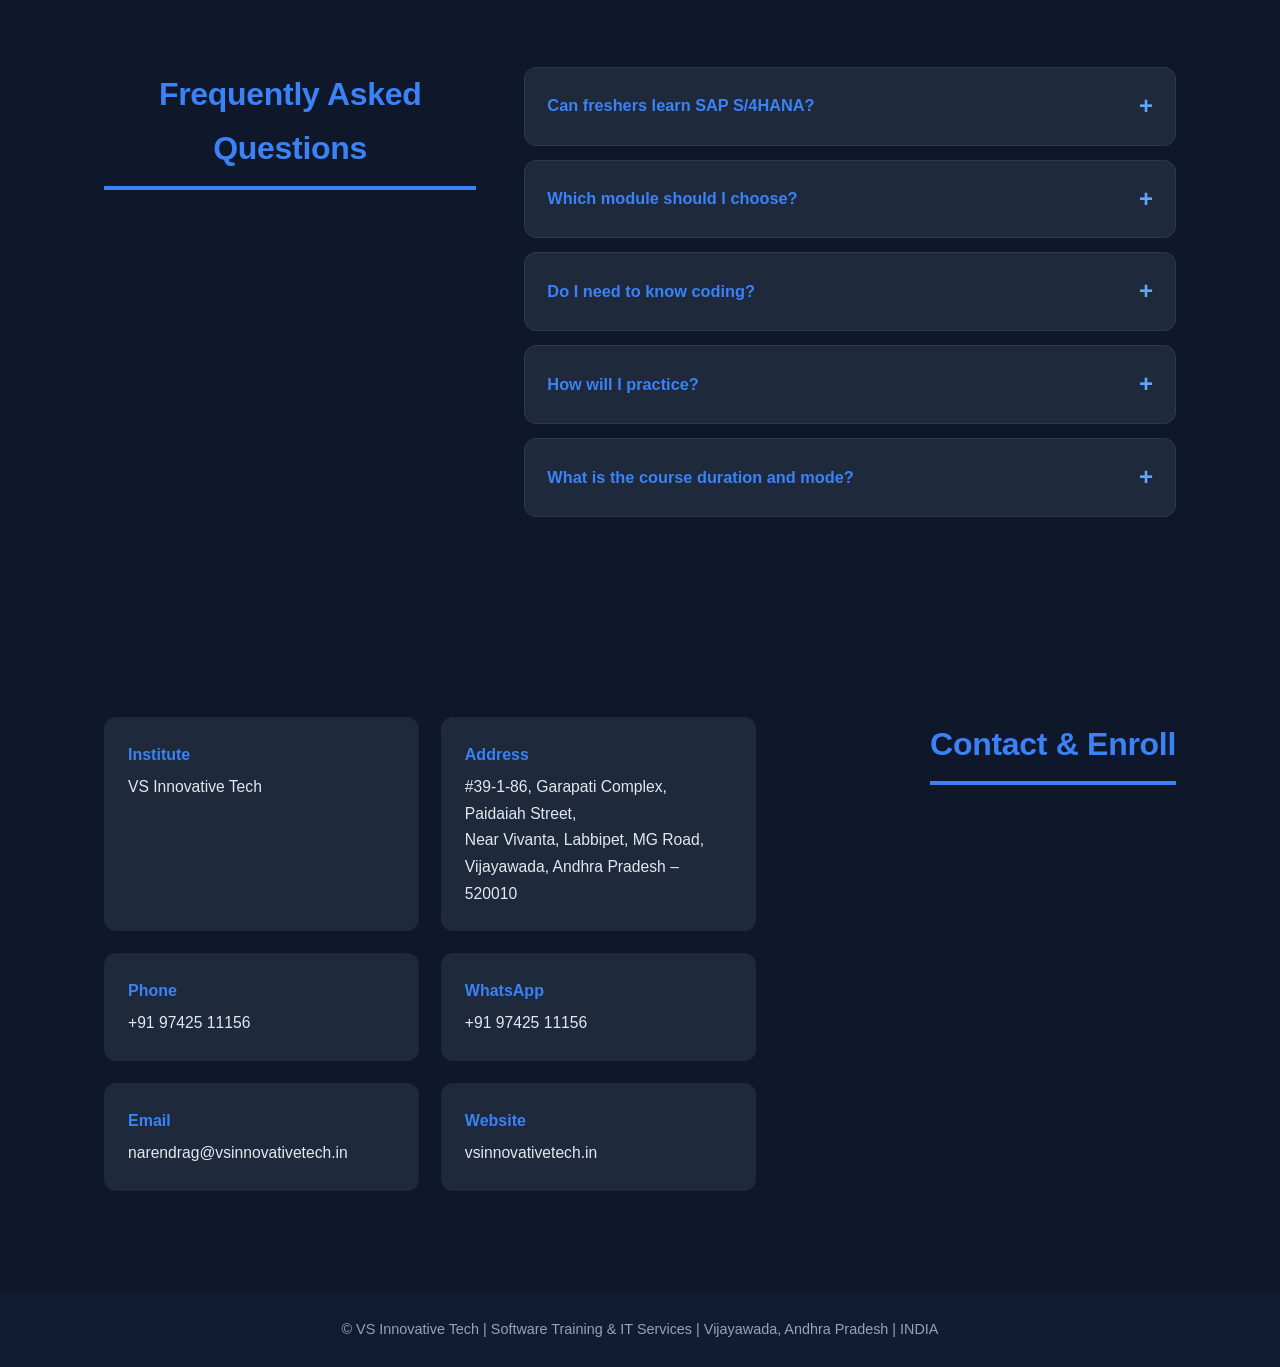
<file: sap-s4-hana-training-in-vijayawada/index.html>
<!DOCTYPE html>
<html lang="en">
<head>
  <meta charset="UTF-8">
  <meta name="viewport" content="width=device-width, initial-scale=1.0">
  <title>SAP S/4HANA Training in Vijayawada | Modules, Jobs and Projects | VS Innovative Tech</title>
  <meta name="description" content="SAP S/4HANA training in Vijayawada at VS Innovative Tech. Learn what SAP S/4HANA is, the important modules (FICO, MM, SD, PP, ABAP), SAP jobs, project types and SAP careers abroad. 90 days, online and offline batches.">
  <link rel="canonical" href="https://vsinnovativetech.in/sap-s4-hana-training-in-vijayawada/">
  <style>
    :root { --bg:#0f172a; --nav:#111c33; --card:#1e293b; --blue:#3b82f6; --blue-soft:#60a5fa; --text:#e2e8f0; --muted:#94a3b8; --green:#25d366; }
    * { box-sizing:border-box; margin:0; padding:0; }
    html { scroll-behavior:smooth; }
    body { background:var(--bg); color:var(--text); font-family:"Segoe UI",Roboto,Arial,sans-serif; line-height:1.7; }
    a { color:inherit; text-decoration:none; }
    header { background:var(--nav); position:sticky; top:0; z-index:10; display:flex; justify-content:space-between; align-items:center; flex-wrap:wrap; gap:12px; padding:18px 5%; }
    .logo { color:var(--blue); font-size:1.6rem; font-weight:700; }
    nav { display:flex; flex-wrap:wrap; gap:6px 26px; }
    nav a { font-size:.9rem; font-weight:600; }
    nav a:hover, nav a.active { color:var(--blue-soft); }
    section { padding:100px 5%; max-width:1200px; margin:0 auto; scroll-margin-top:100px; }
    h2.title { font-size:2rem; color:var(--blue); text-align:center; display:table; margin:0 auto 12px; padding-bottom:10px; border-bottom:4px solid var(--blue); }
    .sub { text-align:center; color:var(--muted); max-width:640px; margin:0 auto 36px; }

    .hero { position:relative; overflow:hidden; background:#070d1c; padding:70px 5%; text-align:center; min-height:calc(100vh - 78px); display:flex; align-items:center; }
    .hero::before { content:""; position:absolute; inset:0; background-image:linear-gradient(rgba(74,158,255,.08) 1px,transparent 1px),linear-gradient(90deg,rgba(74,158,255,.08) 1px,transparent 1px); background-size:56px 56px; -webkit-mask-image:radial-gradient(ellipse at 50% 40%,#000 15%,transparent 75%); mask-image:radial-gradient(ellipse at 50% 40%,#000 15%,transparent 75%); }
    .hero::after { content:""; position:absolute; inset:0; pointer-events:none; background:radial-gradient(620px circle at 15% 15%,rgba(74,158,255,.26),transparent 60%),radial-gradient(520px circle at 90% 95%,rgba(255,107,53,.18),transparent 60%); }
    .hero-inner { position:relative; z-index:1; width:100%; max-width:860px; margin:0 auto; }
    .badge { display:inline-flex; align-items:center; gap:8px; padding:8px 16px; border-radius:999px; font-weight:700; font-size:.9rem; border:1px solid rgba(74,158,255,.45); background:rgba(74,158,255,.12); color:#cfe3ff; }
    .hero h1 { margin-top:22px; font-size:clamp(2.1rem,4.6vw,3.4rem); line-height:1.12; letter-spacing:-.5px; background:linear-gradient(90deg,#fff 30%,#9cc9ff 100%); -webkit-background-clip:text; background-clip:text; color:transparent; }
    .hero-sub { color:var(--blue-soft); font-size:1.3rem; font-weight:700; margin-top:18px; }
    .hero-copy { color:#cbd5e1; font-size:1.05rem; margin-top:12px; }
    .btn-row { display:flex; justify-content:center; flex-wrap:wrap; gap:14px; margin-top:30px; }
    .btn { display:inline-block; padding:11px 24px; border-radius:8px; font-weight:600; border:2px solid var(--blue); font-size:.95rem; }
    .btn.primary { background:var(--blue); color:#fff; box-shadow:0 8px 24px rgba(59,130,246,.35); }
    .btn.primary:hover { background:#2563eb; }
    .btn.green { background:#10b981; border-color:#10b981; color:#fff; }
    .btn.wa { background:var(--green); border-color:var(--green); color:#052e16; }
    .stats { display:flex; justify-content:center; flex-wrap:wrap; gap:18px 40px; margin-top:40px; }
    .stat { border-left:3px solid #ff6b35; padding-left:14px; text-align:left; }
    .stat b { display:block; font-size:1.2rem; color:#fff; line-height:1.3; }
    .stat span { color:var(--muted); font-size:.85rem; }

    .grid { display:grid; grid-template-columns:repeat(auto-fit,minmax(260px,1fr)); gap:22px; }
    .card { background:var(--card); border-radius:12px; padding:28px 22px; text-align:center; box-shadow:0 6px 18px rgba(0,0,0,.25); border-top:3px solid var(--blue); display:flex; flex-direction:column; align-items:center; gap:10px; }
    .card h3 { color:var(--blue); font-size:1.2rem; }
    .card p { color:var(--muted); font-size:.93rem; flex:1; }
    .card .btn { margin-top:6px; }

    .detail-grid { display:grid; grid-template-columns:repeat(auto-fit,minmax(240px,1fr)); gap:22px; }
    .detail { background:var(--card); border-radius:12px; padding:24px; border-left:3px solid #ff6b35; }
    .detail h3 { color:var(--blue); font-size:1rem; margin-bottom:6px; }
    .detail p { color:#fff; font-size:.98rem; }
    .chips { display:flex; flex-wrap:wrap; justify-content:center; gap:12px; max-width:900px; margin:0 auto; }
    .chip { background:var(--card); border:1px solid #2a3a55; color:#fff; font-weight:600; padding:10px 22px; border-radius:999px; }
    .note { text-align:center; color:var(--muted); max-width:760px; margin:28px auto 0; font-size:.95rem; }
    .about-text { max-width:820px; margin:0 auto; text-align:center; }
    .about-text p { color:#fff; font-size:1.05rem; margin-bottom:16px; }
    .card ul { text-align:left; color:#fff; font-size:.9rem; padding-left:18px; flex:1; }
    .card li { margin-bottom:4px; }
    .card a.more { color:var(--blue-soft); font-weight:600; font-size:.9rem; }
    .sk { color:var(--blue-soft); font-size:.85rem; }
    .step { text-align:left; }
    .step h3 { font-size:1.05rem; }
    .faq { max-width:900px; margin:0 auto; display:grid; gap:14px; }
    details { background:var(--card); border:1px solid #2a3a55; border-radius:12px; overflow:hidden; }
    summary { cursor:pointer; list-style:none; padding:18px 22px; color:var(--blue); font-weight:700; font-size:1.02rem; display:flex; justify-content:space-between; align-items:center; gap:12px; }
    summary::-webkit-details-marker { display:none; }
    summary::after { content:"+"; font-size:1.5rem; color:var(--blue-soft); }
    details[open] summary::after { content:"\2212"; }
    details p { padding:0 22px 20px; color:#fff; font-size:.95rem; }
    .contact-wrap { display:grid; grid-template-columns:repeat(auto-fit,minmax(260px,1fr)); gap:22px; }
    .contact-card { background:var(--card); border-radius:12px; padding:24px; }
    .contact-card h3 { color:var(--blue); margin-bottom:6px; font-size:1rem; }
    .contact-card p, .contact-card a { color:var(--text); font-size:.98rem; overflow-wrap:anywhere; }
    .contact-card a:hover { color:var(--blue-soft); }
    footer { background:var(--nav); text-align:center; color:var(--muted); padding:26px 5%; font-size:.9rem; }
    @media (max-width:640px) { h2.title { font-size:1.5rem; } section { padding:64px 5%; } .hero { padding:50px 5%; } }
    @media (prefers-reduced-motion:reduce) { html { scroll-behavior:auto; } }
    /* Visual upgrade: vector artwork, sharp on HD and 4K screens */
    .hero-inner.two { max-width:1200px; display:grid; grid-template-columns:1.1fr .9fr; gap:56px; align-items:center; text-align:left; }
    .hero-inner.two .btn-row, .hero-inner.two .stats { justify-content:flex-start; }
    .viz { width:100%; max-width:540px; justify-self:center; filter:drop-shadow(0 30px 60px rgba(0,0,0,.55)); }
    .viz svg { display:block; width:100%; height:auto; }
    .viz text { font-family:"Segoe UI",Roboto,Arial,sans-serif; }
    .ring { transform-origin:260px 220px; animation:spin 60s linear infinite; }
    @keyframes spin { to { transform:rotate(360deg); } }
    .ico { width:46px; height:46px; border-radius:12px; background:linear-gradient(135deg,#3b82f6,#6366f1); color:#fff; font-weight:800; font-size:.95rem; letter-spacing:.5px; display:grid; place-items:center; box-shadow:0 6px 16px rgba(59,130,246,.4); }
    .card { transition:transform .2s, box-shadow .2s; }
    .card:hover { transform:translateY(-4px); box-shadow:0 14px 30px rgba(59,130,246,.22); }
    h2.title { letter-spacing:-.3px; }
    @media (max-width:900px) { .hero-inner.two { grid-template-columns:1fr; gap:40px; text-align:center; } .hero-inner.two .btn-row, .hero-inner.two .stats { justify-content:center; } }
    @media (min-width:1700px) { html { font-size:112%; } section { max-width:1400px; } .hero-inner.two { max-width:1400px; } }
    @media (min-width:2400px) { html { font-size:135%; } section { max-width:1750px; } .hero-inner.two { max-width:1750px; } .viz { max-width:700px; } }
    @media (prefers-reduced-motion:reduce) { .ring { animation:none; } }
    /* Alternating left / right layout from Modules onward */
    .split { display:grid; grid-template-columns:minmax(260px,.8fr) 1.4fr; gap:48px; align-items:start; }
    .split.rev { grid-template-columns:1.4fr minmax(260px,.8fr); }
    .split .side { text-align:left; position:sticky; top:100px; }
    .split.rev .side { order:2; text-align:right; }
    .split .title { margin:0 0 14px; }
    .split.rev .title { margin:0 0 14px auto; }
    .split .sub { margin:0 0 22px; max-width:none; text-align:inherit; }
    .split .note { text-align:inherit; }
    .photo { border-radius:16px; overflow:hidden; border:1px solid #2a3a55; box-shadow:0 14px 34px rgba(0,0,0,.35); margin-top:18px; }
    .photo svg, .photo img { display:block; width:100%; height:auto; }
    .split .about-text { text-align:inherit; margin:0; max-width:none; }
    .split .about-text p { font-size:1rem; }
    .split .main .sub { margin:0 0 22px; text-align:left; max-width:none; }
    @media (max-width:900px) { .split, .split.rev { grid-template-columns:1fr; } .split .side, .split.rev .side { order:0; text-align:center; position:static; } .split .title, .split.rev .title { margin:0 auto 14px; } }
      .split .faq { max-width:none; margin:0; }
  </style>
</head>
<body>
  <svg width="0" height="0" style="position:absolute" aria-hidden="true"><defs>
    <g id="pp"><path d="M105 170q0-52 55-52 55 0 55 52z" fill="#3b82f6"/><circle cx="160" cy="88" r="28" fill="#f2c9a0"/><path d="M132 86q2-32 30-30 26 2 26 30-14-14-56 0z" fill="#1f2937"/><path d="M118 62l42-19 42 19-42 19z" fill="#ff6b35"/><path d="M200 62v26" stroke="#ff6b35" stroke-width="3"/></g>
    <g id="lap"><path d="M120 170l10-34h60l10 34z" fill="#12223f" stroke="#4a9eff" stroke-width="2"/><rect x="110" y="170" width="100" height="6" rx="3" fill="#4a9eff"/></g>
  </defs></svg>

  <header>
    <a href="/" class="logo">VS Innovative Tech</a>
    <nav>
      <a href="/">Home</a>
      <a href="#modules" class="active">Modules</a>
      <a href="#jobs">Jobs</a>
      <a href="#projects">SAP Projects</a>
      <a href="#abroad">Jobs Abroad</a>
      <a href="#faq">FAQ</a>
      <a href="#contact">Contact</a>
    </nav>
  </header>

  <main>
    <div class="hero" id="intro">
      <div class="hero-inner two">
        <div>
        <h1>SAP S/4HANA Training in Vijayawada</h1>
        <div class="hero-sub">Software Training &amp; IT Services</div>
        <p class="hero-copy">Most Trusted SAP Training Institute in Vijayawada. We provide Job-Oriented SAP Training with Real time business scenarios.</p>
        <div class="btn-row">
          <a class="btn primary" href="#contact">Book Free Demo</a>
          <a class="btn green" href="#modules">Explore Modules</a>
          <a class="btn wa" href="https://wa.me/919742511156?text=Hi%2C%20I%20want%20to%20know%20about%20SAP%20S/4HANA%20training" target="_blank" rel="noopener">WhatsApp Us</a>
        </div>
        <div class="stats">
          <div class="stat"><b>90 Days</b><span>Free SAP server access</span></div>
          <div class="stat"><b>Online + Classroom</b><span>Choose your mode</span></div>
        </div>
        </div>
        <div class="viz" aria-hidden="true">
          <svg viewBox="0 0 540 440" xmlns="http://www.w3.org/2000/svg">
          <defs>
            <radialGradient id="hub" cx="50%" cy="40%" r="70%"><stop offset="0" stop-color="#4a9eff"/><stop offset="1" stop-color="#2563eb"/></radialGradient>
          </defs>
          <g fill="none" stroke="#ff6b35" stroke-width="2.5" stroke-linecap="round">
            <path d="M2 30V2h28"/><path d="M510 2h28v28"/><path d="M2 410v28h28"/><path d="M510 438h28v-28"/>
          </g>
          <g class="ring" fill="none" stroke="#25395f" stroke-width="1.5" stroke-dasharray="4 8"><circle cx="260" cy="220" r="165"/></g>
          <g stroke="#2a4a7a" stroke-width="2" stroke-dasharray="5 6">
            <line x1="260" y1="220" x2="260" y2="55"/><line x1="260" y1="220" x2="403" y2="137"/><line x1="260" y1="220" x2="403" y2="303"/>
            <line x1="260" y1="220" x2="260" y2="385"/><line x1="260" y1="220" x2="117" y2="303"/><line x1="260" y1="220" x2="117" y2="137"/>
          </g>
          <circle cx="260" cy="220" r="70" fill="url(#hub)"/>
          <circle cx="260" cy="220" r="82" fill="none" stroke="#4a9eff" stroke-opacity=".35" stroke-width="2"/>
          <text x="260" y="218" font-size="21" font-weight="800" fill="#fff" text-anchor="middle">S/4HANA</text>
          <text x="260" y="240" font-size="12" fill="#dbeafe" text-anchor="middle">SAP ERP</text>
          <g font-size="15" font-weight="700" fill="#cfe3ff" text-anchor="middle">
            <circle cx="260" cy="55" r="38" fill="#12223f" stroke="#4a9eff" stroke-width="2"/><text x="260" y="61">FICO</text>
            <circle cx="403" cy="137" r="38" fill="#12223f" stroke="#4a9eff" stroke-width="2"/><text x="403" y="143">MM</text>
            <circle cx="403" cy="303" r="38" fill="#12223f" stroke="#ff6b35" stroke-width="2"/><text x="403" y="309">SD</text>
            <circle cx="260" cy="385" r="38" fill="#12223f" stroke="#4a9eff" stroke-width="2"/><text x="260" y="391">PP</text>
            <circle cx="117" cy="303" r="38" fill="#12223f" stroke="#4a9eff" stroke-width="2"/><text x="117" y="309">ABAP</text>
            <circle cx="117" cy="137" r="38" fill="#12223f" stroke="#4a9eff" stroke-width="2"/><text x="117" y="143">HCM</text>
          </g>
        </svg>
        </div>
      </div>
    </div>

    <section id="training" class="split">
      <div class="side">
        <h2 class="title">Training Details</h2>
      </div>
      <div class="main">
      <div class="detail-grid">
        <div class="detail"><h3>Training Modes</h3><p>Online<br>Offline (Classroom)</p></div>
        <div class="detail"><h3>Course Duration</h3><p>90 Days</p></div>
        <div class="detail"><h3>Successful Batches</h3><p>Batches running for SAP FICO, SAP MM and SAP SD</p></div>
        <div class="detail"><h3>Students Trained</h3><p>Hundreds of students trained</p></div>
      </div>
      </div>
    </section>

    <section id="what" class="split">
      <div class="side">
        <h2 class="title">What is SAP S/4HANA?</h2>
        <div class="about-text">
        <p>SAP S/4HANA is SAP's latest ERP system. It runs on the SAP HANA in-memory database and uses the SAP Fiori screens, so users get real-time data and a simple, modern interface.</p>
        <p>Companies use it to run finance, purchasing, sales, manufacturing, warehouses and HR in one connected system. It replaces the older SAP ECC.</p>
      </div>
      </div>
      <div class="main">
      <p class="sub">Key features that make S/4HANA different from SAP ECC:</p>
      <div class="grid">
        <div class="card "><h3>Real-Time Data</h3><p>Runs on the SAP HANA in-memory database, so reports and transactions are fast.</p></div>
        <div class="card "><h3>SAP Fiori</h3><p>Modern, simple screens that work on desktop, tablet and mobile.</p></div>
        <div class="card "><h3>Universal Journal</h3><p>One single source of finance data for accounting and controlling.</p></div>
        <div class="card "><h3>Business Partner</h3><p>One master record for both customers and vendors.</p></div>
        <div class="card "><h3>Embedded Analytics</h3><p>Live reports built into the system, with no separate reporting tool.</p></div>
        <div class="card "><h3>Cloud and On-Premise</h3><p>Companies can run S/4HANA in the cloud or in their own data center.</p></div>
      </div>
      </div>
    </section>

    <section id="why" class="split rev">
      <div class="side">
        <h2 class="title">Why Learn SAP S/4HANA Now?</h2>
        <div class="about-text">
        <p>SAP has announced that mainstream maintenance for SAP ECC ends on 31 December 2027, with optional extended maintenance until 2030. Because of this, many companies are planning or running SAP S/4HANA projects.</p>
        <p>These projects need people who understand the new system, so learning SAP S/4HANA now gives you skills that match what companies are asking for.</p>
      </div>
      </div>
      <div class="main">
      <div class="photo" style="margin-top:0"><svg viewBox="0 0 320 220" role="img" aria-label="College student learning SAP"><rect width="320" height="220" fill="#0e1a33"/><circle cx="260" cy="40" r="90" fill="#3b82f6" opacity=".13"/><rect x="20" y="176" width="280" height="10" rx="5" fill="#25395f"/><use href="#pp"/><use href="#lap"/></svg></div>
      </div>
    </section>

    <section id="modules" class="split">
      <div class="side">
        <h2 class="title">Important SAP S/4HANA Modules</h2>
        <p class="sub">Choose the module that fits your background and career goal.</p>
        <div class="photo"><svg viewBox="0 0 320 220" role="img" aria-label="College students learning SAP together"><rect width="320" height="220" fill="#0e1a33"/><circle cx="260" cy="40" r="90" fill="#3b82f6" opacity=".13"/><rect x="20" y="176" width="280" height="10" rx="5" fill="#25395f"/><use href="#pp" transform="translate(-70 14) scale(.9)"/><use href="#pp" transform="translate(80 6)"/><use href="#lap" transform="translate(-10 0)"/></svg></div>
      </div>
      <div class="main">
      <div class="grid">
        <div class="card "><span class="ico">FI</span><h3>SAP FICO</h3><ul><li>General ledger, payables and receivables</li><li>Asset accounting and period-end closing</li><li>Cost centers and internal orders</li></ul><a class="more" href="/sap-fico-training-in-vijayawada/">View FICO syllabus &rarr;</a></div>
        <div class="card "><span class="ico">MM</span><h3>SAP MM</h3><ul><li>Purchase requisition to purchase order</li><li>Goods receipt and invoice verification</li><li>Inventory management and valuation</li></ul></div>
        <div class="card "><span class="ico">SD</span><h3>SAP SD</h3><ul><li>Sales order, delivery and billing</li><li>Pricing and credit management</li><li>Integration with finance</li></ul></div>
        <div class="card "><span class="ico">PP</span><h3>SAP PP</h3><ul><li>Bill of materials and routing</li><li>Production orders and MRP</li><li>Shop floor confirmations</li></ul></div>
        <div class="card "><span class="ico">WM</span><h3>SAP WM</h3><ul><li>Storage types and storage bins</li><li>Putaway and picking</li><li>Stock transfers and physical counts</li></ul></div>
        <div class="card "><span class="ico">AB</span><h3>SAP ABAP</h3><ul><li>ABAP programming basics</li><li>Reports, forms and interfaces</li><li>Enhancements and CDS views</li></ul></div>
        <div class="card "><span class="ico">HC</span><h3>SAP HCM</h3><ul><li>Organizational management</li><li>Personnel administration</li><li>Time management and payroll basics</li></ul></div>
        <div class="card "><span class="ico">SF</span><h3>SAP SuccessFactors</h3><ul><li>Employee Central basics</li><li>Recruiting and onboarding</li><li>Performance and goals</li></ul></div>
      </div>
      </div>
    </section>

    <section id="jobs" class="split rev">
      <div class="side">
        <h2 class="title">SAP Jobs and Career Roles</h2>
        <p class="sub">Common roles in SAP S/4HANA companies and consulting firms.</p>
        <div class="photo"><svg viewBox="0 0 320 220" role="img" aria-label="College student learning SAP"><rect width="320" height="220" fill="#0e1a33"/><circle cx="260" cy="40" r="90" fill="#3b82f6" opacity=".13"/><rect x="20" y="176" width="280" height="10" rx="5" fill="#25395f"/><use href="#pp"/><use href="#lap"/></svg></div>
      </div>
      <div class="main">
      <div class="grid">
        <div class="card "><h3>SAP FICO Consultant</h3><p>Sets up and supports ledgers, payments, assets and month-end closing.</p><p class="sk">Skills: Accounting knowledge, FICO configuration</p></div>
        <div class="card "><h3>SAP MM / SD / PP Consultant</h3><p>Works with purchasing, sales or manufacturing teams to set up and improve processes.</p><p class="sk">Skills: Process knowledge, configuration</p></div>
        <div class="card "><h3>SAP ABAP Developer</h3><p>Builds reports, forms, interfaces and enhancements, and fixes technical issues.</p><p class="sk">Skills: Programming, debugging</p></div>
        <div class="card "><h3>SAP Support Analyst</h3><p>Handles daily tickets, user issues and small changes in live systems.</p><p class="sk">Skills: Troubleshooting, communication</p></div>
        <div class="card "><h3>SAP Business Analyst</h3><p>Collects business needs and works between users and the SAP team.</p><p class="sk">Skills: Requirements, documentation</p></div>
      </div>
      <p class="note">Job opportunities depend on your skills, project knowledge and interview performance.</p>
      </div>
    </section>

    <section id="projects" class="split">
      <div class="side">
        <h2 class="title">SAP Projects</h2>
        <p class="sub">The main types of SAP projects you will work on in your career.</p>
        
      </div>
      <div class="main">
      <div class="grid">
        <div class="card "><h3>Implementation</h3><p>Setting up SAP S/4HANA for a company for the first time, from requirements to go-live.</p></div>
        <div class="card "><h3>Migration</h3><p>Moving a company from SAP ECC to SAP S/4HANA.</p></div>
        <div class="card "><h3>Rollout</h3><p>Extending an existing SAP system to a new plant, branch or country.</p></div>
        <div class="card "><h3>Support</h3><p>Keeping a live SAP system running: tickets, fixes, small changes and user help.</p></div>
        <div class="card "><h3>Upgrade and Enhancement</h3><p>Adding new features and improving existing processes in SAP.</p></div>
      </div>
      <p class="sub" style="margin:36px auto 24px">How an SAP S/4HANA project runs (SAP Activate methodology):</p>
      <div class="grid">
        <div class="card step"><h3>1. Discover</h3><p>Understand the business need and the SAP solution.</p></div>
        <div class="card step"><h3>2. Prepare</h3><p>Plan the project, team and system landscape.</p></div>
        <div class="card step"><h3>3. Explore</h3><p>Check business processes against standard SAP (fit-to-standard).</p></div>
        <div class="card step"><h3>4. Realize</h3><p>Configure, build and test the solution.</p></div>
        <div class="card step"><h3>5. Deploy</h3><p>Train users, move data and go live.</p></div>
        <div class="card step"><h3>6. Run</h3><p>Support the live system and keep improving it.</p></div>
      </div>
      </div>
    </section>

    <section id="abroad" class="split rev">
      <div class="side">
        <h2 class="title">SAP Jobs Abroad</h2>
        
        <div class="photo"><svg viewBox="0 0 320 220" role="img" aria-label="College students learning SAP together"><rect width="320" height="220" fill="#0e1a33"/><circle cx="260" cy="40" r="90" fill="#3b82f6" opacity=".13"/><rect x="20" y="176" width="280" height="10" rx="5" fill="#25395f"/><use href="#pp" transform="translate(-70 14) scale(.9)"/><use href="#pp" transform="translate(80 6)"/><use href="#lap" transform="translate(-10 0)"/></svg></div>
      </div>
      <div class="main">
      <div class="about-text">
        <p>SAP is used by companies all over the world, so SAP skills are valued in many countries. SAP professionals work with companies and consulting firms in places such as the UAE, Saudi Arabia, Qatar, the USA, the UK, Germany, Singapore and Australia.</p>
        <p>Most overseas roles ask for real project experience, good communication and, in many cases, SAP certification. Visa and hiring rules differ by country.</p>
      </div>
      <p class="sub" style="margin:30px auto 24px">How to prepare for SAP jobs abroad:</p>
      <div class="grid">
        <div class="card step"><h3>1. Master one module</h3><p>Choose FICO, MM, SD, PP or ABAP and learn it in depth.</p></div>
        <div class="card step"><h3>2. Practice on the server</h3><p>Do real exercises and complete business scenarios.</p></div>
        <div class="card step"><h3>3. Gain project experience</h3><p>Work on implementation or support projects.</p></div>
        <div class="card step"><h3>4. Consider certification</h3><p>SAP certification is asked for in many overseas roles.</p></div>
        <div class="card step"><h3>5. Build skills and resume</h3><p>Improve communication and prepare a clear SAP resume.</p></div>
      </div>
      </div>
    </section>

    <section id="eligibility" class="split">
      <div class="side">
        <h2 class="title">Who Can Learn SAP S/4HANA?</h2>
        <p class="sub">Open to graduates, postgraduates and working professionals.</p>
        <div class="photo"><svg viewBox="0 0 320 220" role="img" aria-label="College student learning SAP"><rect width="320" height="220" fill="#0e1a33"/><circle cx="260" cy="40" r="90" fill="#3b82f6" opacity=".13"/><rect x="20" y="176" width="280" height="10" rx="5" fill="#25395f"/><use href="#pp"/><use href="#lap"/></svg></div>
      </div>
      <div class="main">
      <div class="chips">
        <span class="chip">B.Com</span><span class="chip">M.Com</span><span class="chip">MBA</span><span class="chip">CA</span><span class="chip">CMA</span>
        <span class="chip">B.Tech</span><span class="chip">MCA</span><span class="chip">BCA</span><span class="chip">Any Other Degree</span><span class="chip">Working Professionals</span>
      </div>
      <div class="btn-row">
        <a class="btn primary" href="/sap-courses-in-vijayawada/">View All SAP Courses</a>
      </div>
      </div>
    </section>

    <section id="faq" class="split">
      <div class="side">
        <h2 class="title">Frequently Asked Questions</h2>
      </div>
      <div class="main">
      <div class="faq">
        <details><summary>Can freshers learn SAP S/4HANA?</summary><p>Yes. Freshers and working professionals can learn it. Some background helps: commerce for FICO, and programming for ABAP.</p></details>
        <details><summary>Which module should I choose?</summary><p>Commerce and finance graduates usually choose SAP FICO. Purchasing and sales backgrounds suit MM and SD, manufacturing suits PP, and technical graduates often choose ABAP.</p></details>
        <details><summary>Do I need to know coding?</summary><p>No coding is needed for the functional modules (FICO, MM, SD, PP). Only SAP ABAP needs programming.</p></details>
        <details><summary>How will I practice?</summary><p>You get free 90 days SAP server access, so you can practice the exercises on a live SAP S/4 HANA system.</p></details>
        <details><summary>What is the course duration and mode?</summary><p>The course runs for 90 days. You can learn online or offline in our classroom in Labbipet, Vijayawada.</p></details>
      </div>
      </div>
    </section>

    <section id="contact" class="split rev">
      <div class="side">
        <h2 class="title">Contact &amp; Enroll</h2>
      </div>
      <div class="main">
      <div class="contact-wrap">
        <div class="contact-card"><h3>Institute</h3><p>VS Innovative Tech</p></div>
        <div class="contact-card"><h3>Address</h3><p>#39-1-86, Garapati Complex, Paidaiah Street,<br>Near Vivanta, Labbipet, MG Road,<br>Vijayawada, Andhra Pradesh &ndash; 520010</p></div>
        <div class="contact-card"><h3>Phone</h3><p><a href="tel:+919742511156">+91 97425 11156</a></p></div>
        <div class="contact-card"><h3>WhatsApp</h3><p><a href="https://wa.me/919742511156" target="_blank" rel="noopener">+91 97425 11156</a></p></div>
        <div class="contact-card"><h3>Email</h3><p><a href="mailto:narendrag@vsinnovativetech.in">narendrag@vsinnovativetech.in</a></p></div>
        <div class="contact-card"><h3>Website</h3><p><a href="https://vsinnovativetech.in">vsinnovativetech.in</a></p></div>
      </div>
      </div>
    </section>
  </main>

  <footer>
    &copy; VS Innovative Tech | Software Training &amp; IT Services | Vijayawada, Andhra Pradesh | INDIA
  </footer>

</body>
</html>
</file>
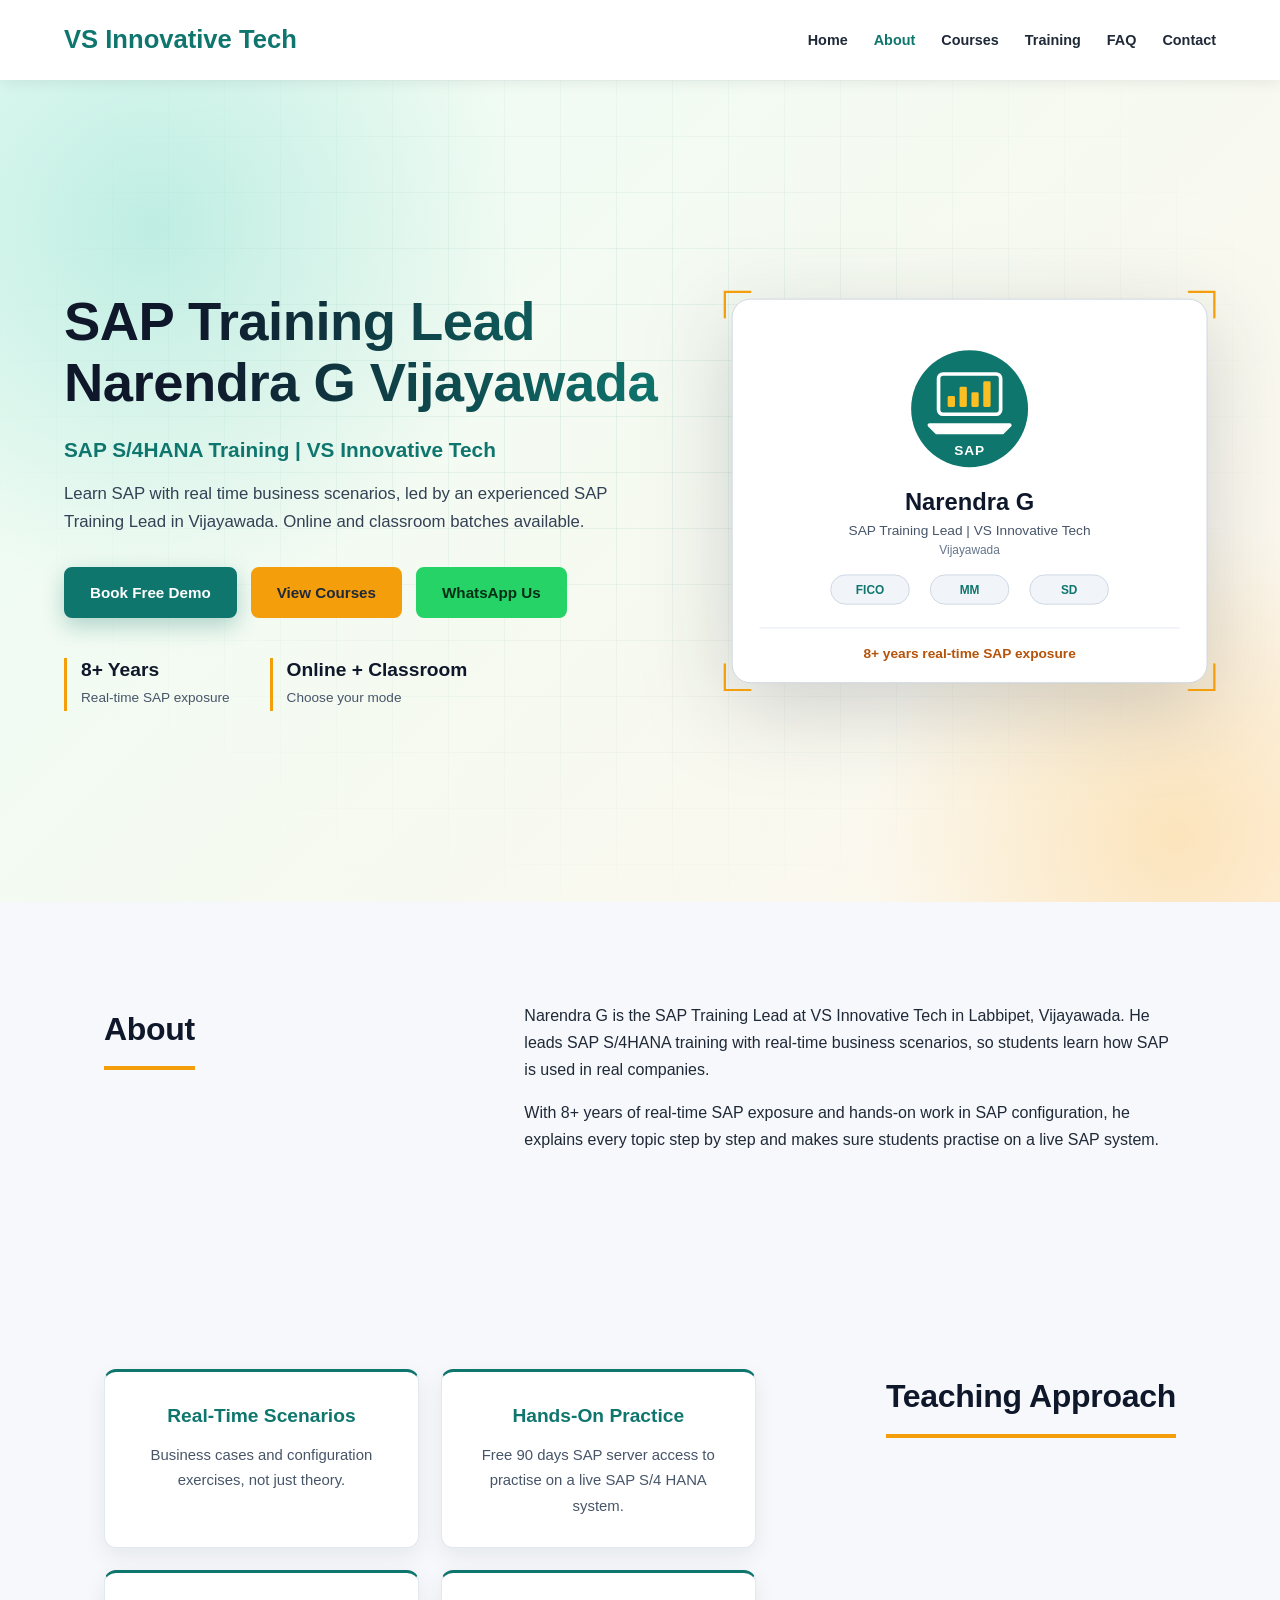
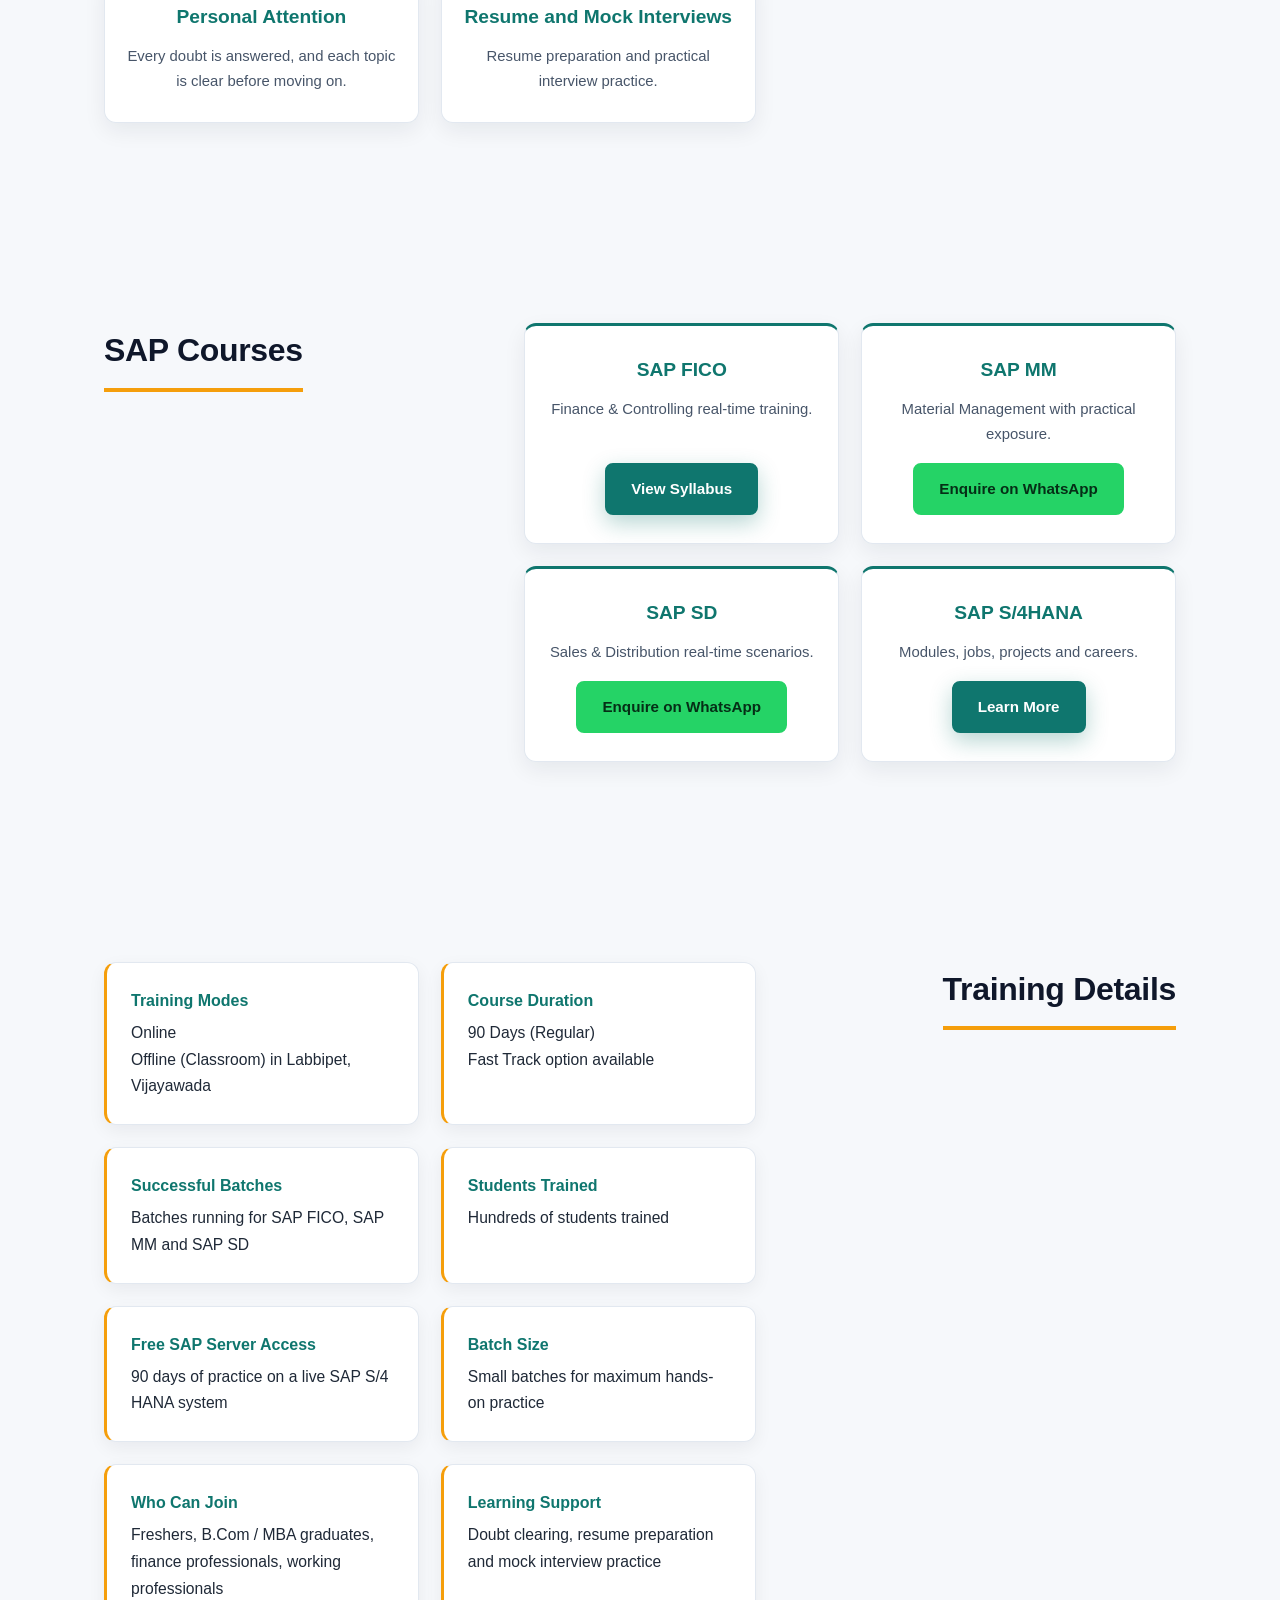
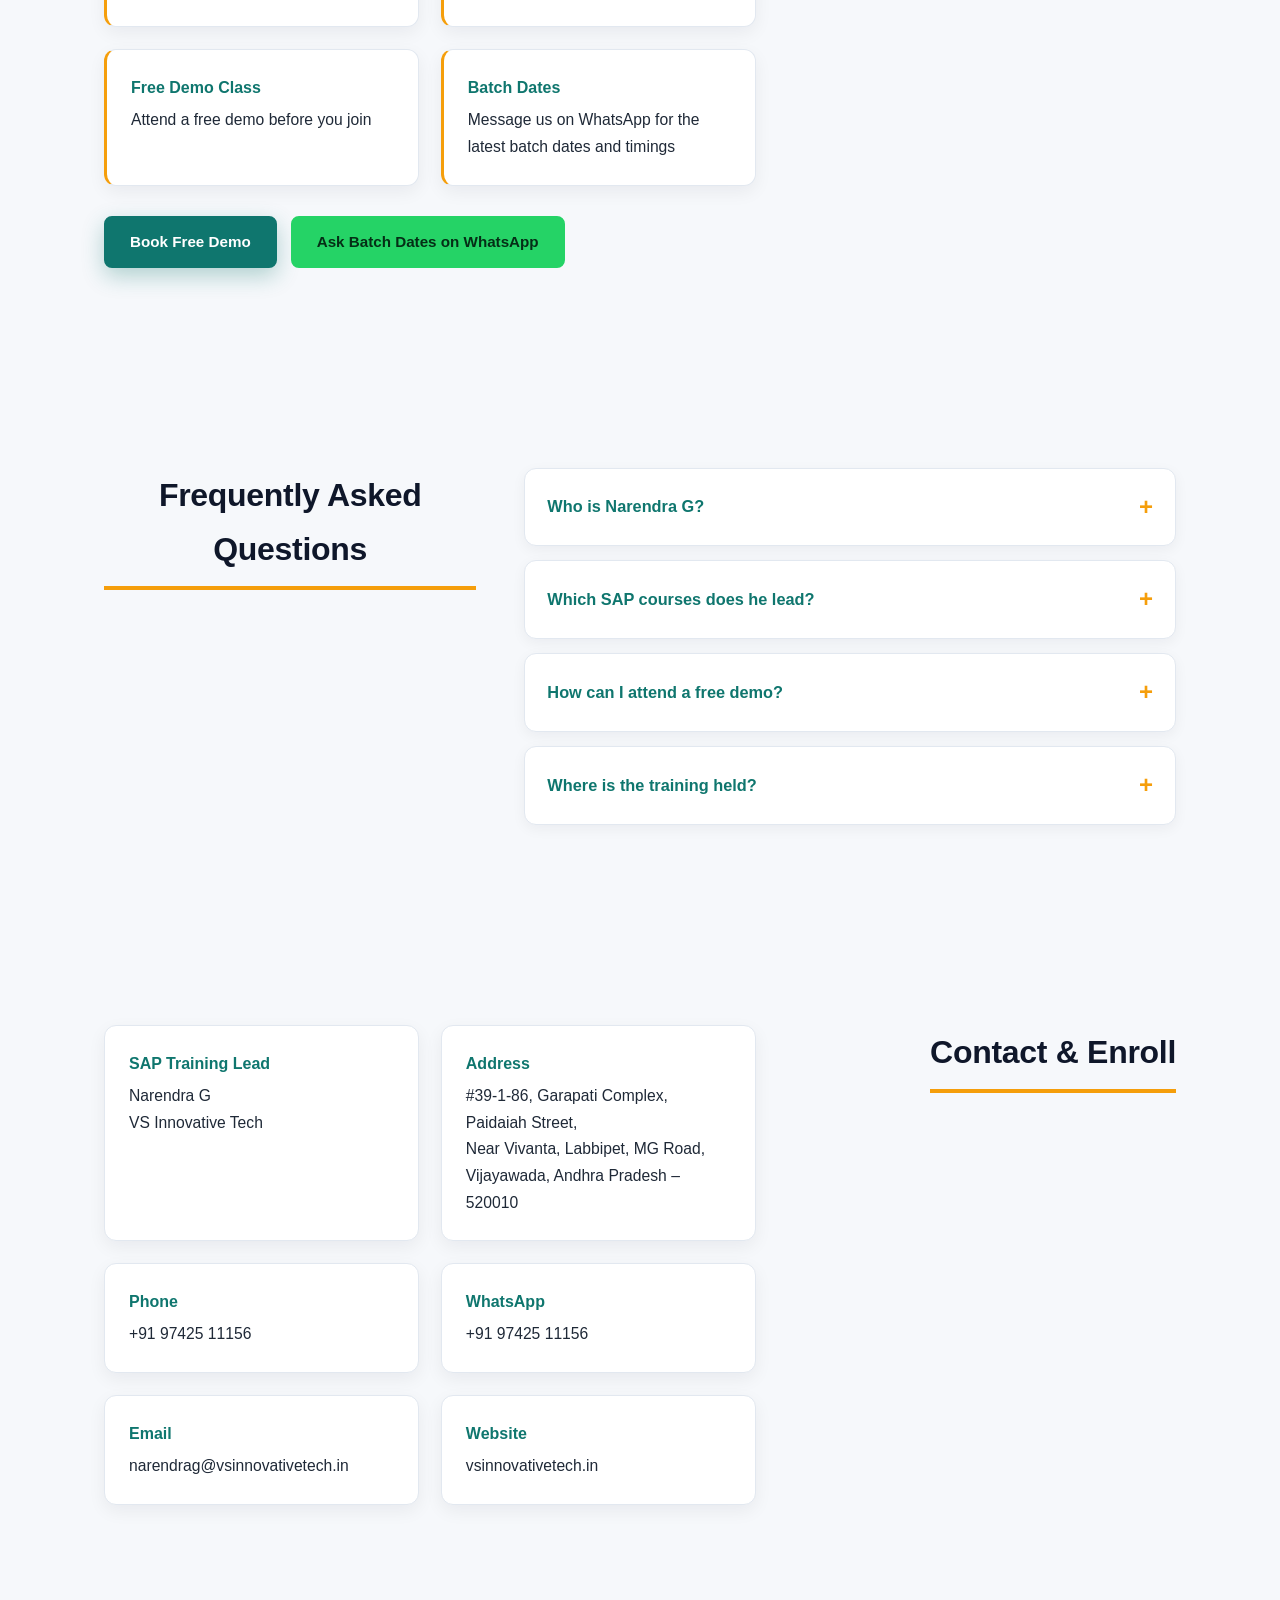
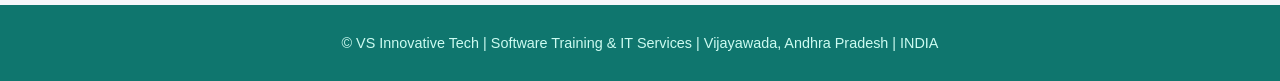
<file: sap-training-lead-narendra-g-vijayawada/index.html>
<!DOCTYPE html>
<html lang="en">
<head>
  <meta charset="UTF-8">
  <meta name="viewport" content="width=device-width, initial-scale=1.0">
  <title>SAP Training Lead Narendra G Vijayawada | SAP Training | VS Innovative Tech</title>
  <meta name="description" content="SAP Training Lead Narendra G in Vijayawada at VS Innovative Tech. SAP S/4HANA, FICO, MM and SD training with real-time scenarios, free 90 days SAP server access, online and classroom batches.">
  <link rel="canonical" href="https://vsinnovativetech.in/sap-training-lead-narendra-g-vijayawada/">
  <style>
    :root { --bg:#0f172a; --nav:#111c33; --card:#1e293b; --blue:#3b82f6; --blue-soft:#60a5fa; --text:#e2e8f0; --muted:#94a3b8; --green:#25d366; }
    * { box-sizing:border-box; margin:0; padding:0; }
    html { scroll-behavior:smooth; }
    body { background:var(--bg); color:var(--text); font-family:"Segoe UI",Roboto,Arial,sans-serif; line-height:1.7; }
    a { color:inherit; text-decoration:none; }
    header { background:var(--nav); position:sticky; top:0; z-index:10; display:flex; justify-content:space-between; align-items:center; flex-wrap:wrap; gap:12px; padding:18px 5%; }
    .logo { color:var(--blue); font-size:1.6rem; font-weight:700; }
    nav { display:flex; flex-wrap:wrap; gap:6px 26px; }
    nav a { font-size:.9rem; font-weight:600; }
    nav a:hover, nav a.active { color:var(--blue-soft); }
    section { padding:100px 5%; max-width:1200px; margin:0 auto; scroll-margin-top:100px; }
    h2.title { font-size:2rem; color:var(--blue); text-align:center; display:table; margin:0 auto 12px; padding-bottom:10px; border-bottom:4px solid var(--blue); }
    .sub { text-align:center; color:var(--muted); max-width:640px; margin:0 auto 36px; }

    .hero { position:relative; overflow:hidden; background:#070d1c; padding:70px 5%; text-align:center; min-height:calc(100vh - 78px); display:flex; align-items:center; }
    .hero::before { content:""; position:absolute; inset:0; background-image:linear-gradient(rgba(74,158,255,.08) 1px,transparent 1px),linear-gradient(90deg,rgba(74,158,255,.08) 1px,transparent 1px); background-size:56px 56px; -webkit-mask-image:radial-gradient(ellipse at 50% 40%,#000 15%,transparent 75%); mask-image:radial-gradient(ellipse at 50% 40%,#000 15%,transparent 75%); }
    .hero::after { content:""; position:absolute; inset:0; pointer-events:none; background:radial-gradient(620px circle at 15% 15%,rgba(74,158,255,.26),transparent 60%),radial-gradient(520px circle at 90% 95%,rgba(255,107,53,.18),transparent 60%); }
    .hero-inner { position:relative; z-index:1; width:100%; max-width:860px; margin:0 auto; }
    .badge { display:inline-flex; align-items:center; gap:8px; padding:8px 16px; border-radius:999px; font-weight:700; font-size:.9rem; border:1px solid rgba(74,158,255,.45); background:rgba(74,158,255,.12); color:#cfe3ff; }
    .hero h1 { margin-top:22px; font-size:clamp(2.1rem,4.6vw,3.4rem); line-height:1.12; letter-spacing:-.5px; background:linear-gradient(90deg,#fff 30%,#9cc9ff 100%); -webkit-background-clip:text; background-clip:text; color:transparent; }
    .hero-sub { color:var(--blue-soft); font-size:1.3rem; font-weight:700; margin-top:18px; }
    .hero-copy { color:#cbd5e1; font-size:1.05rem; margin-top:12px; }
    .btn-row { display:flex; justify-content:center; flex-wrap:wrap; gap:14px; margin-top:30px; }
    .btn { display:inline-block; padding:11px 24px; border-radius:8px; font-weight:600; border:2px solid var(--blue); font-size:.95rem; }
    .btn.primary { background:var(--blue); color:#fff; box-shadow:0 8px 24px rgba(59,130,246,.35); }
    .btn.primary:hover { background:#2563eb; }
    .btn.green { background:#10b981; border-color:#10b981; color:#fff; }
    .btn.wa { background:var(--green); border-color:var(--green); color:#052e16; }
    .stats { display:flex; justify-content:center; flex-wrap:wrap; gap:18px 40px; margin-top:40px; }
    .stat { border-left:3px solid #ff6b35; padding-left:14px; text-align:left; }
    .stat b { display:block; font-size:1.2rem; color:#fff; line-height:1.3; }
    .stat span { color:var(--muted); font-size:.85rem; }

    .grid { display:grid; grid-template-columns:repeat(auto-fit,minmax(260px,1fr)); gap:22px; }
    .card { background:var(--card); border-radius:12px; padding:28px 22px; text-align:center; box-shadow:0 6px 18px rgba(0,0,0,.25); border-top:3px solid var(--blue); display:flex; flex-direction:column; align-items:center; gap:10px; }
    .card h3 { color:var(--blue); font-size:1.2rem; }
    .card p { color:var(--muted); font-size:.93rem; flex:1; }
    .card .btn { margin-top:6px; }

    .detail-grid { display:grid; grid-template-columns:repeat(auto-fit,minmax(240px,1fr)); gap:22px; }
    .detail { background:var(--card); border-radius:12px; padding:24px; border-left:3px solid #ff6b35; }
    .detail h3 { color:var(--blue); font-size:1rem; margin-bottom:6px; }
    .detail p { color:#fff; font-size:.98rem; }
    .chips { display:flex; flex-wrap:wrap; justify-content:center; gap:12px; max-width:900px; margin:0 auto; }
    .chip { background:var(--card); border:1px solid #2a3a55; color:#fff; font-weight:600; padding:10px 22px; border-radius:999px; }
    .note { text-align:center; color:var(--muted); max-width:760px; margin:28px auto 0; font-size:.95rem; }
    .about-text { max-width:820px; margin:0 auto; text-align:center; }
    .about-text p { color:#fff; font-size:1.05rem; margin-bottom:16px; }
    .card ul { text-align:left; color:#fff; font-size:.9rem; padding-left:18px; flex:1; }
    .card li { margin-bottom:4px; }
    .card a.more { color:var(--blue-soft); font-weight:600; font-size:.9rem; }
    .sk { color:var(--blue-soft); font-size:.85rem; }
    .step { text-align:left; }
    .step h3 { font-size:1.05rem; }
    .faq { max-width:900px; margin:0 auto; display:grid; gap:14px; }
    details { background:var(--card); border:1px solid #2a3a55; border-radius:12px; overflow:hidden; }
    summary { cursor:pointer; list-style:none; padding:18px 22px; color:var(--blue); font-weight:700; font-size:1.02rem; display:flex; justify-content:space-between; align-items:center; gap:12px; }
    summary::-webkit-details-marker { display:none; }
    summary::after { content:"+"; font-size:1.5rem; color:var(--blue-soft); }
    details[open] summary::after { content:"\2212"; }
    details p { padding:0 22px 20px; color:#fff; font-size:.95rem; }
    .contact-wrap { display:grid; grid-template-columns:repeat(auto-fit,minmax(260px,1fr)); gap:22px; }
    .contact-card { background:var(--card); border-radius:12px; padding:24px; }
    .contact-card h3 { color:var(--blue); margin-bottom:6px; font-size:1rem; }
    .contact-card p, .contact-card a { color:var(--text); font-size:.98rem; overflow-wrap:anywhere; }
    .contact-card a:hover { color:var(--blue-soft); }
    footer { background:var(--nav); text-align:center; color:var(--muted); padding:26px 5%; font-size:.9rem; }
    @media (max-width:640px) { h2.title { font-size:1.5rem; } section { padding:64px 5%; } .hero { padding:50px 5%; } }
    @media (prefers-reduced-motion:reduce) { html { scroll-behavior:auto; } }
    /* Visual upgrade: vector artwork, sharp on HD and 4K screens */
    .hero-inner.two { max-width:1200px; display:grid; grid-template-columns:1.1fr .9fr; gap:56px; align-items:center; text-align:left; }
    .hero-inner.two .btn-row, .hero-inner.two .stats { justify-content:flex-start; }
    .viz { width:100%; max-width:540px; justify-self:center; filter:drop-shadow(0 30px 60px rgba(0,0,0,.55)); }
    .viz svg { display:block; width:100%; height:auto; }
    .viz text { font-family:"Segoe UI",Roboto,Arial,sans-serif; }
    .ring { transform-origin:260px 220px; animation:spin 60s linear infinite; }
    @keyframes spin { to { transform:rotate(360deg); } }
    .ico { width:46px; height:46px; border-radius:12px; background:linear-gradient(135deg,#3b82f6,#6366f1); color:#fff; font-weight:800; font-size:.95rem; letter-spacing:.5px; display:grid; place-items:center; box-shadow:0 6px 16px rgba(59,130,246,.4); }
    .card { transition:transform .2s, box-shadow .2s; }
    .card:hover { transform:translateY(-4px); box-shadow:0 14px 30px rgba(59,130,246,.22); }
    h2.title { letter-spacing:-.3px; }
    @media (max-width:900px) { .hero-inner.two { grid-template-columns:1fr; gap:40px; text-align:center; } .hero-inner.two .btn-row, .hero-inner.two .stats { justify-content:center; } }
    @media (min-width:1700px) { html { font-size:112%; } section { max-width:1400px; } .hero-inner.two { max-width:1400px; } }
    @media (min-width:2400px) { html { font-size:135%; } section { max-width:1750px; } .hero-inner.two { max-width:1750px; } .viz { max-width:700px; } }
    @media (prefers-reduced-motion:reduce) { .ring { animation:none; } }
    /* Alternating left / right layout from Modules onward */
    .split { display:grid; grid-template-columns:minmax(260px,.8fr) 1.4fr; gap:48px; align-items:start; }
    .split.rev { grid-template-columns:1.4fr minmax(260px,.8fr); }
    .split .side { text-align:left; position:sticky; top:100px; }
    .split.rev .side { order:2; text-align:right; }
    .split .title { margin:0 0 14px; }
    .split.rev .title { margin:0 0 14px auto; }
    .split .sub { margin:0 0 22px; max-width:none; text-align:inherit; }
    .split .note { text-align:inherit; }
    .photo { border-radius:16px; overflow:hidden; border:1px solid #2a3a55; box-shadow:0 14px 34px rgba(0,0,0,.35); margin-top:18px; }
    .photo svg, .photo img { display:block; width:100%; height:auto; }
    .split .about-text { text-align:inherit; margin:0; max-width:none; }
    .split .about-text p { font-size:1rem; }
    .split .main .sub { margin:0 0 22px; text-align:left; max-width:none; }
    @media (max-width:900px) { .split, .split.rev { grid-template-columns:1fr; } .split .side, .split.rev .side { order:0; text-align:center; position:static; } .split .title, .split.rev .title { margin:0 auto 14px; } }
      .split .faq { max-width:none; margin:0; }
    /* Trainer page theme: light background, teal and amber */
    :root { --bg:#f6f8fb; --nav:#ffffff; --card:#ffffff; --blue:#0f766e; --blue-soft:#0d9488; --text:#1f2937; --muted:#475569; }
    body { background:var(--bg); color:var(--text); }
    header { box-shadow:0 2px 14px rgba(15,23,42,.08); }
    nav a { color:#1f2937; }
    nav a:hover, nav a.active { color:#0f766e; }
    .hero { background:linear-gradient(135deg,#ecfdf5 0%,#fff7ed 100%); }
    .hero::before { background-image:linear-gradient(rgba(15,118,110,.07) 1px,transparent 1px),linear-gradient(90deg,rgba(15,118,110,.07) 1px,transparent 1px); }
    .hero::after { background:radial-gradient(620px circle at 12% 18%,rgba(20,184,166,.22),transparent 60%),radial-gradient(520px circle at 92% 92%,rgba(245,158,11,.22),transparent 60%); }
    .hero h1 { background:linear-gradient(90deg,#0f172a 20%,#0f766e 100%); -webkit-background-clip:text; background-clip:text; }
    .hero-sub { color:#0f766e; }
    .hero-copy { color:#334155; }
    .btn.primary { background:#0f766e; border-color:#0f766e; color:#fff; box-shadow:0 8px 22px rgba(15,118,110,.3); }
    .btn.primary:hover { background:#115e59; }
    .btn.green { background:#f59e0b; border-color:#f59e0b; color:#1f2937; }
    .btn.green:hover { background:#d97706; border-color:#d97706; }
    .stat { border-left-color:#f59e0b; }
    .stat b { color:#0f172a; }
    .stat span { color:#475569; }
    .viz { filter:drop-shadow(0 24px 44px rgba(15,23,42,.18)); }
    h2.title { color:#0f172a; border-bottom-color:#f59e0b; }
    .sub { color:#475569; }
    .card { background:#fff; border:1px solid #e2e8f0; border-top:3px solid #0f766e; box-shadow:0 8px 22px rgba(15,23,42,.07); }
    .card:hover { box-shadow:0 14px 30px rgba(15,118,110,.18); }
    .card h3 { color:#0f766e; }
    .card p, .card ul { color:#475569; }
    .detail { background:#fff; border:1px solid #e2e8f0; border-left:3px solid #f59e0b; box-shadow:0 6px 18px rgba(15,23,42,.06); }
    .detail h3 { color:#0f766e; }
    .detail p { color:#1f2937; }
    .about-text p { color:#1f2937; }
    details { background:#fff; border:1px solid #e2e8f0; box-shadow:0 4px 14px rgba(15,23,42,.05); }
    summary { color:#0f766e; }
    summary::after { color:#f59e0b; }
    details p { color:#1f2937; }
    .contact-card { background:#fff; border:1px solid #e2e8f0; box-shadow:0 6px 18px rgba(15,23,42,.06); }
    .contact-card h3 { color:#0f766e; }
    .contact-card p, .contact-card a { color:#1f2937; }
    .contact-card a:hover { color:#0f766e; }
    footer { background:#0f766e; color:#ccfbf1; }
  </style>
</head>
<body>

  <header>
    <a href="/" class="logo">VS Innovative Tech</a>
    <nav>
      <a href="/">Home</a>
      <a href="#about" class="active">About</a>
      <a href="#courses">Courses</a>
      <a href="#training">Training</a>
      <a href="#faq">FAQ</a>
      <a href="#contact">Contact</a>
    </nav>
  </header>

  <main>
    <div class="hero" id="intro">
      <div class="hero-inner two">
        <div>
        <h1>SAP Training Lead Narendra G Vijayawada</h1>
        <div class="hero-sub">SAP S/4HANA Training | VS Innovative Tech</div>
        <p class="hero-copy">Learn SAP with real time business scenarios, led by an experienced SAP Training Lead in Vijayawada. Online and classroom batches available.</p>
        <div class="btn-row">
          <a class="btn primary" href="#contact">Book Free Demo</a>
          <a class="btn green" href="/sap-courses-in-vijayawada/">View Courses</a>
          <a class="btn wa" href="https://wa.me/919742511156?text=Hi%20Narendra%2C%20I%20want%20to%20know%20about%20SAP%20training" target="_blank" rel="noopener">WhatsApp Us</a>
        </div>
        <div class="stats">
          <div class="stat"><b>8+ Years</b><span>Real-time SAP exposure</span></div>
          <div class="stat"><b>Online + Classroom</b><span>Choose your mode</span></div>
        </div>
        </div>
        <div class="viz" aria-hidden="true">
          <svg viewBox="0 0 540 440" xmlns="http://www.w3.org/2000/svg">
          <defs><linearGradient id="av" x1="0" y1="0" x2="1" y2="1"><stop offset="0" stop-color="#0f766e"/><stop offset="1" stop-color="#f59e0b"/></linearGradient></defs>
          <g fill="none" stroke="#f59e0b" stroke-width="2.5" stroke-linecap="round"><path d="M2 30V2h28"/><path d="M510 2h28v28"/><path d="M2 410v28h28"/><path d="M510 438h28v-28"/></g>
          <rect x="10" y="10" width="520" height="420" rx="20" fill="#ffffff" stroke="#cbd5e1"/>
          <circle cx="270" cy="130" r="64" fill="#0f766e"/>
          <g fill="none" stroke="#fff" stroke-width="4" stroke-linecap="round" stroke-linejoin="round">
            <rect x="236" y="92" width="68" height="44" rx="5"/>
            <path d="M226 148h88l-8 8h-72z" fill="#fff"/>
          </g>
          <g fill="#fbbf24"><rect x="246" y="116" width="8" height="12" rx="1.5"/><rect x="259" y="106" width="8" height="22" rx="1.5"/><rect x="272" y="112" width="8" height="16" rx="1.5"/><rect x="285" y="100" width="8" height="28" rx="1.5"/></g>
          <text x="270" y="181" font-size="15" font-weight="800" fill="#fff" text-anchor="middle" letter-spacing="1">SAP</text>
          <text x="270" y="241" font-size="26" font-weight="800" fill="#0f172a" text-anchor="middle">Narendra G</text>
          <text x="270" y="268" font-size="15" fill="#475569" text-anchor="middle">SAP Training Lead | VS Innovative Tech</text>
          <text x="270" y="289" font-size="13" fill="#64748b" text-anchor="middle">Vijayawada</text>
          <g font-size="13" font-weight="700" fill="#0f766e" text-anchor="middle">
            <rect x="118" y="312" width="86" height="32" rx="16" fill="#f1f5f9" stroke="#cbd5e1"/><text x="161" y="333">FICO</text>
            <rect x="227" y="312" width="86" height="32" rx="16" fill="#f1f5f9" stroke="#cbd5e1"/><text x="270" y="333">MM</text>
            <rect x="336" y="312" width="86" height="32" rx="16" fill="#f1f5f9" stroke="#cbd5e1"/><text x="379" y="333">SD</text>
          </g>
          <line x1="40" y1="370" x2="500" y2="370" stroke="#e2e8f0"/>
          <text x="270" y="403" font-size="15" font-weight="700" fill="#b45309" text-anchor="middle">8+ years real-time SAP exposure</text>
        </svg>
        </div>
      </div>
    </div>

    <section id="about" class="split">
      <div class="side">
        <h2 class="title">About</h2>
      </div>
      <div class="main">
        <div class="about-text"><p>Narendra G is the SAP Training Lead at VS Innovative Tech in Labbipet, Vijayawada. He leads SAP S/4HANA training with real-time business scenarios, so students learn how SAP is used in real companies.</p><p>With 8+ years of real-time SAP exposure and hands-on work in SAP configuration, he explains every topic step by step and makes sure students practise on a live SAP system.</p></div>
      </div>
    </section>

    <section id="approach" class="split rev">
      <div class="side">
        <h2 class="title">Teaching Approach</h2>
      </div>
      <div class="main">
        <div class="grid"><div class="card"><h3>Real-Time Scenarios</h3><p>Business cases and configuration exercises, not just theory.</p></div><div class="card"><h3>Hands-On Practice</h3><p>Free 90 days SAP server access to practise on a live SAP S/4 HANA system.</p></div><div class="card"><h3>Personal Attention</h3><p>Every doubt is answered, and each topic is clear before moving on.</p></div><div class="card"><h3>Resume and Mock Interviews</h3><p>Resume preparation and practical interview practice.</p></div></div>
      </div>
    </section>

    <section id="courses" class="split">
      <div class="side">
        <h2 class="title">SAP Courses</h2>
      </div>
      <div class="main">
        <div class="grid"><div class="card"><h3>SAP FICO</h3><p>Finance &amp; Controlling real-time training.</p><a class="btn primary" href="/sap-fico-training-in-vijayawada/">View Syllabus</a></div><div class="card"><h3>SAP MM</h3><p>Material Management with practical exposure.</p><a class="btn wa" href="https://wa.me/919742511156?text=Hi%2C%20I%20want%20to%20know%20about%20SAP%20MM%20training" target="_blank" rel="noopener">Enquire on WhatsApp</a></div><div class="card"><h3>SAP SD</h3><p>Sales &amp; Distribution real-time scenarios.</p><a class="btn wa" href="https://wa.me/919742511156?text=Hi%2C%20I%20want%20to%20know%20about%20SAP%20SD%20training" target="_blank" rel="noopener">Enquire on WhatsApp</a></div><div class="card"><h3>SAP S/4HANA</h3><p>Modules, jobs, projects and careers.</p><a class="btn primary" href="/sap-s4-hana-training-in-vijayawada/">Learn More</a></div></div>
      </div>
    </section>

    <section id="training" class="split rev">
      <div class="side">
        <h2 class="title">Training Details</h2>
      </div>
      <div class="main">
        <div class="detail-grid"><div class="detail"><h3>Training Modes</h3><p>Online<br>Offline (Classroom) in Labbipet, Vijayawada</p></div><div class="detail"><h3>Course Duration</h3><p>90 Days (Regular)<br>Fast Track option available</p></div><div class="detail"><h3>Successful Batches</h3><p>Batches running for SAP FICO, SAP MM and SAP SD</p></div><div class="detail"><h3>Students Trained</h3><p>Hundreds of students trained</p></div><div class="detail"><h3>Free SAP Server Access</h3><p>90 days of practice on a live SAP S/4 HANA system</p></div><div class="detail"><h3>Batch Size</h3><p>Small batches for maximum hands-on practice</p></div><div class="detail"><h3>Who Can Join</h3><p>Freshers, B.Com / MBA graduates, finance professionals, working professionals</p></div><div class="detail"><h3>Learning Support</h3><p>Doubt clearing, resume preparation and mock interview practice</p></div><div class="detail"><h3>Free Demo Class</h3><p>Attend a free demo before you join</p></div><div class="detail"><h3>Batch Dates</h3><p>Message us on WhatsApp for the latest batch dates and timings</p></div></div>
        <div class="btn-row" style="justify-content:flex-start"><a class="btn primary" href="#contact">Book Free Demo</a><a class="btn wa" href="https://wa.me/919742511156?text=Hi%2C%20I%20want%20the%20latest%20SAP%20batch%20dates" target="_blank" rel="noopener">Ask Batch Dates on WhatsApp</a></div>
      </div>
    </section>

    <section id="faq" class="split">
      <div class="side">
        <h2 class="title">Frequently Asked Questions</h2>
      </div>
      <div class="main">
        <div class="faq"><details><summary>Who is Narendra G?</summary><p>Narendra G is the SAP Training Lead at VS Innovative Tech, Labbipet, Vijayawada, with 8+ years of real-time SAP exposure.</p></details><details><summary>Which SAP courses does he lead?</summary><p>SAP S/4HANA training including FICO, MM and SD, with online and classroom batches.</p></details><details><summary>How can I attend a free demo?</summary><p>Click Book Free Demo or message us on WhatsApp at +91 97425 11156, and we will share the demo timing.</p></details><details><summary>Where is the training held?</summary><p>At VS Innovative Tech, #39-1-86, Garapati Complex, Paidaiah Street, Labbipet, Vijayawada. Online classes are also available.</p></details></div>
      </div>
    </section>

    <section id="contact" class="split rev">
      <div class="side">
        <h2 class="title">Contact &amp; Enroll</h2>
      </div>
      <div class="main">
        <div class="contact-wrap"><div class="contact-card"><h3>SAP Training Lead</h3><p>Narendra G<br>VS Innovative Tech</p></div><div class="contact-card"><h3>Address</h3><p>#39-1-86, Garapati Complex, Paidaiah Street,<br>Near Vivanta, Labbipet, MG Road,<br>Vijayawada, Andhra Pradesh &ndash; 520010</p></div><div class="contact-card"><h3>Phone</h3><p><a href="tel:+919742511156">+91 97425 11156</a></p></div><div class="contact-card"><h3>WhatsApp</h3><p><a href="https://wa.me/919742511156" target="_blank" rel="noopener">+91 97425 11156</a></p></div><div class="contact-card"><h3>Email</h3><p><a href="mailto:narendrag@vsinnovativetech.in">narendrag@vsinnovativetech.in</a></p></div><div class="contact-card"><h3>Website</h3><p><a href="https://vsinnovativetech.in">vsinnovativetech.in</a></p></div></div>
      </div>
    </section>

  </main>

  <footer>
    &copy; VS Innovative Tech | Software Training &amp; IT Services | Vijayawada, Andhra Pradesh | INDIA
  </footer>

</body>
</html>
</file>
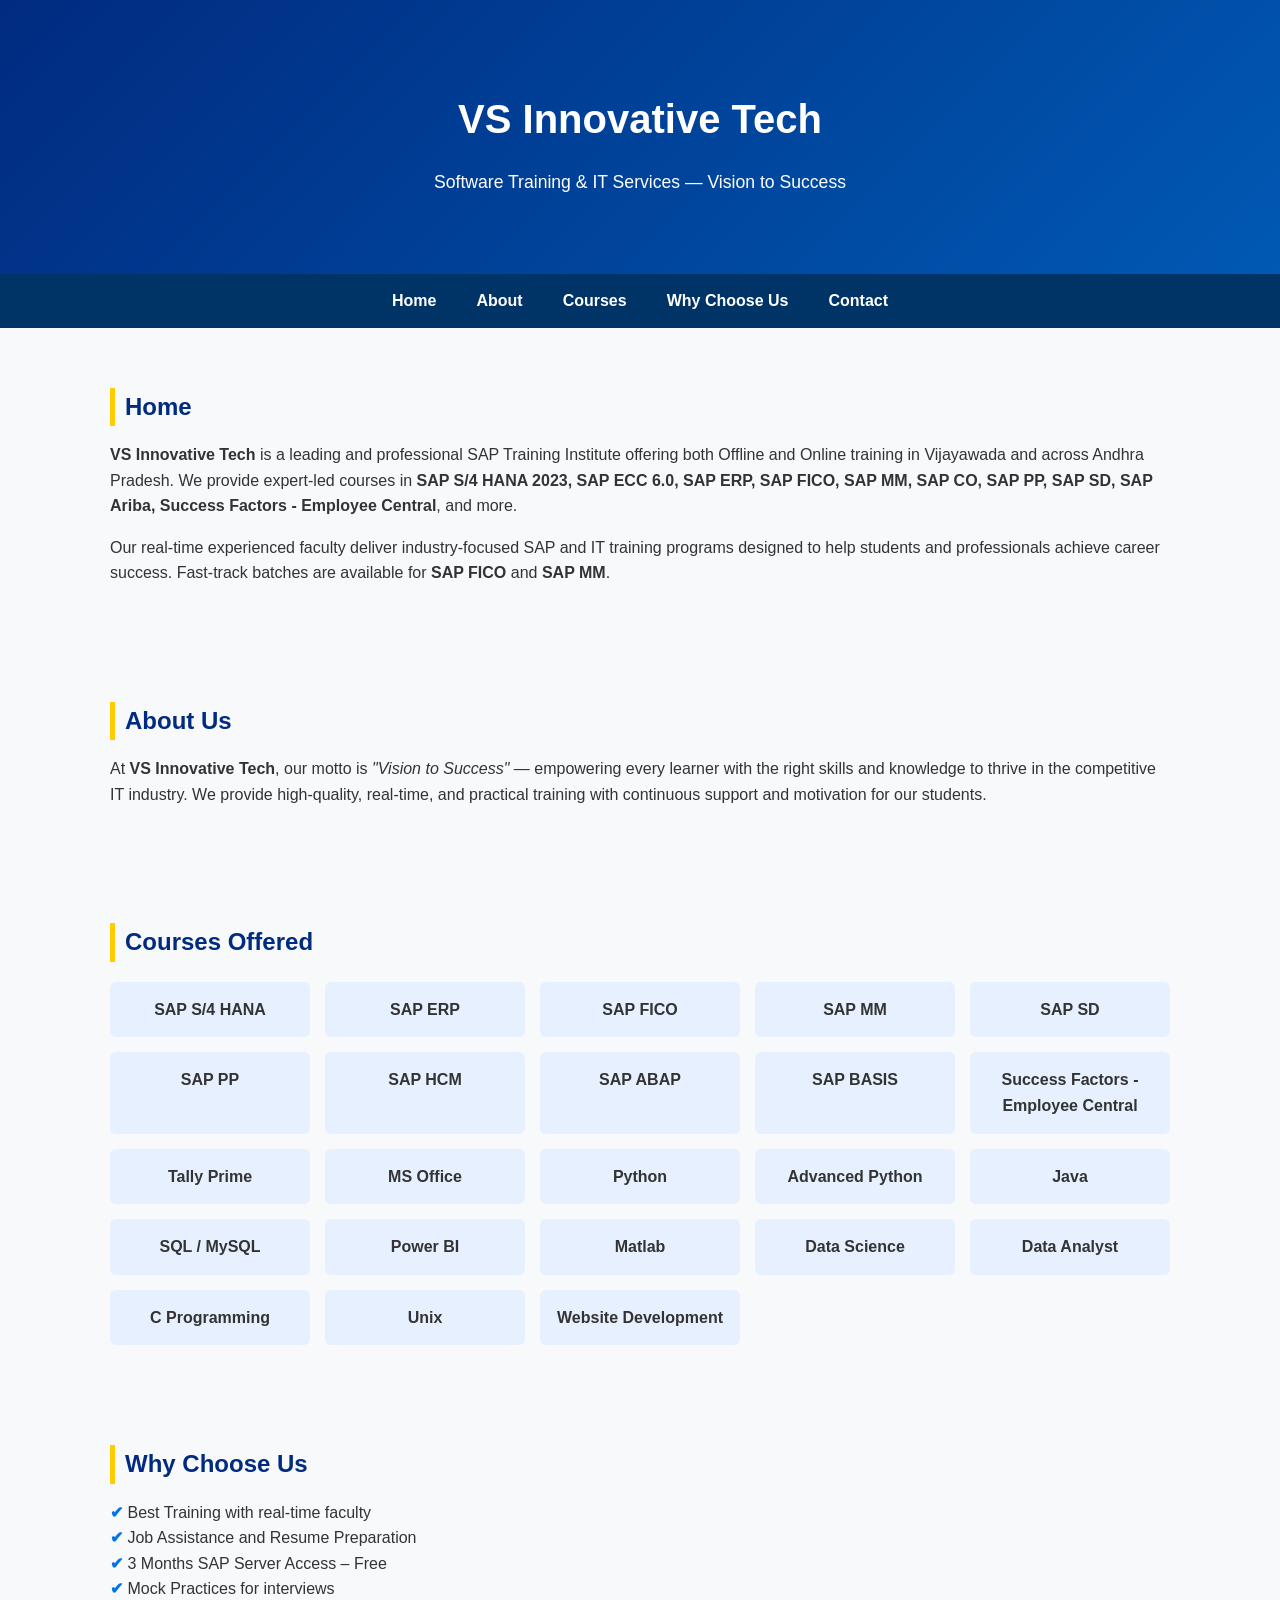
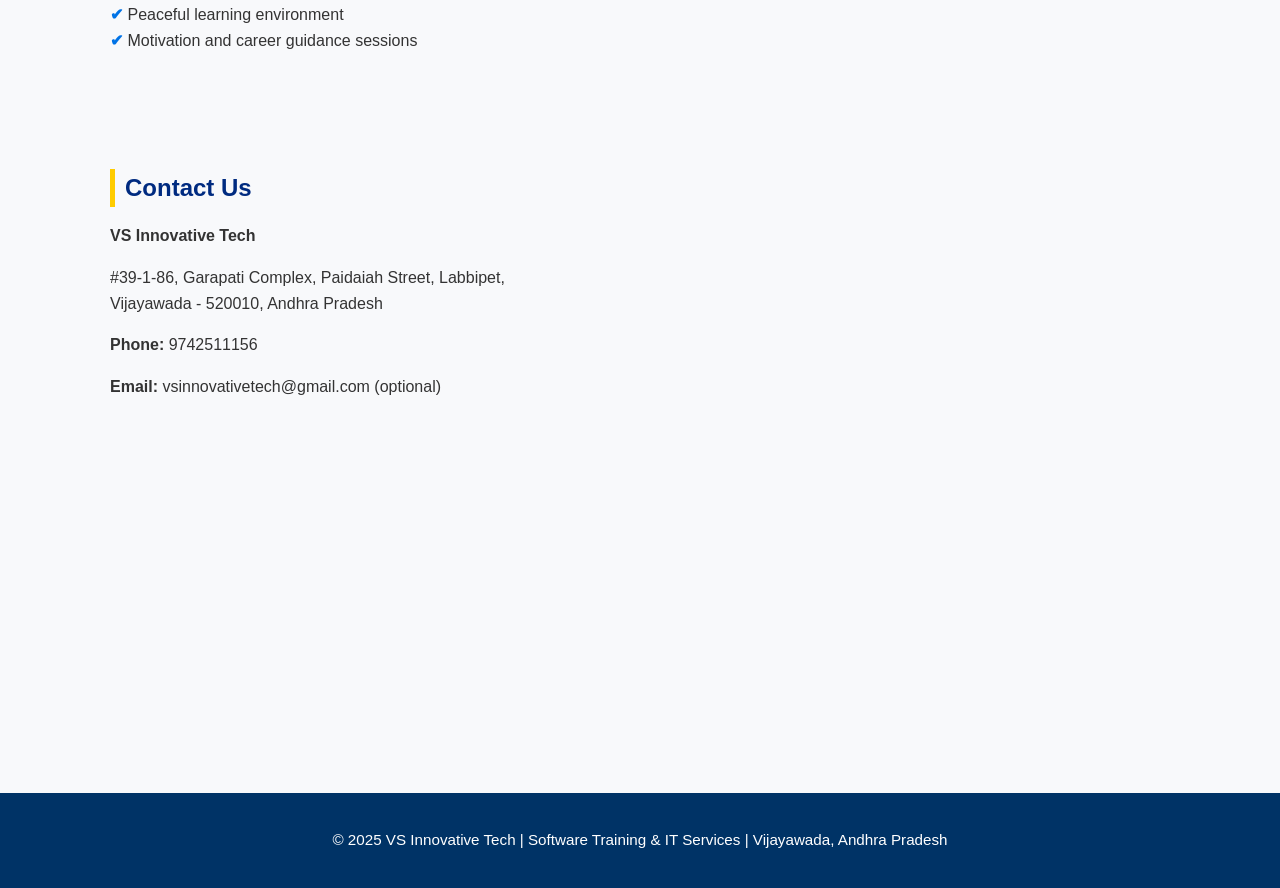
<file: vsinnovativetechindex.html>
<!DOCTYPE html>
<html lang="en">
<head>
  <meta charset="UTF-8" />
  <meta name="viewport" content="width=device-width, initial-scale=1.0" />
  <title>VS Innovative Tech| Software Training Institute</title>
  <style>
    * {box-sizing: border-box;}
    body {
      margin: 0;
      font-family: "Segoe UI", Arial, sans-serif;
      background-color: #f8f9fb;
      color: #333;
      line-height: 1.6;
    }
    header {
      background: linear-gradient(135deg, #002b80, #0059b3);
      color: #fff;
      text-align: center;
      padding: 60px 20px;
    }
    header h1 {
      font-size: 2.5em;
      margin-bottom: 10px;
    }
    header p {
      font-size: 1.1em;
    }
    nav {
      background-color: #003366;
      display: flex;
      justify-content: center;
      flex-wrap: wrap;
    }
    nav a {
      color: white;
      text-decoration: none;
      padding: 14px 20px;
      display: block;
      font-weight: 600;
    }
    nav a:hover {
      background-color: #0059b3;
    }
    section {
      padding: 40px 20px;
      max-width: 1100px;
      margin: auto;
    }
    h2 {
      color: #002b80;
      margin-bottom: 15px;
      border-left: 5px solid #ffcc00;
      padding-left: 10px;
    }
    ul {
      list-style-type: none;
      padding: 0;
    }
    ul li::before {
      content: "✔ ";
      color: #0073e6;
      font-weight: bold;
    }
    .courses {
      display: grid;
      grid-template-columns: repeat(auto-fit, minmax(200px, 1fr));
      gap: 15px;
      margin-top: 20px;
    }
    .courses div {
      background: #e6f0ff;
      padding: 15px;
      text-align: center;
      border-radius: 6px;
      font-weight: 600;
    }
    footer {
      background: #003366;
      color: #fff;
      text-align: center;
      padding: 20px;
      margin-top: 30px;
      font-size: 0.95em;
    }
    iframe {
      width: 100%;
      height: 300px;
      border: none;
      border-radius: 8px;
    }
  </style>
</head>
<body>

  <header>
    <h1>VS Innovative Tech</h1>
    <p>Software Training & IT Services — Vision to Success</p>
  </header>

  <nav>
    <a href="#home">Home</a>
    <a href="#about">About</a>
    <a href="#courses">Courses</a>
    <a href="#why">Why Choose Us</a>
    <a href="#contact">Contact</a>
  </nav>

  <section id="home">
    <h2>Home</h2>
    <p>
      <strong>VS Innovative Tech</strong> is a leading and professional SAP Training Institute offering both
      Offline and Online training in Vijayawada and across Andhra Pradesh.  
      We provide expert-led courses in <strong>SAP S/4 HANA 2023, SAP ECC 6.0, SAP ERP, SAP FICO, SAP MM,
      SAP CO, SAP PP, SAP SD, SAP Ariba, Success Factors - Employee Central</strong>, and more.
    </p>
    <p>
      Our real-time experienced faculty deliver industry-focused SAP and IT training programs designed to help
      students and professionals achieve career success.  
      Fast-track batches are available for <strong>SAP FICO</strong> and <strong>SAP MM</strong>.
    </p>
  </section>

  <section id="about">
    <h2>About Us</h2>
    <p>
      At <strong>VS Innovative Tech</strong>, our motto is <em>"Vision to Success"</em> — empowering every learner
      with the right skills and knowledge to thrive in the competitive IT industry.  
      We provide high-quality, real-time, and practical training with continuous support and motivation for our students.
    </p>
  </section>

  <section id="courses">
    <h2>Courses Offered</h2>
    <div class="courses">
      <div>SAP S/4 HANA</div>
      <div>SAP ERP</div>
      <div>SAP FICO</div>
      <div>SAP MM</div>
      <div>SAP SD</div>
      <div>SAP PP</div>
      <div>SAP HCM</div>
      <div>SAP ABAP</div>
      <div>SAP BASIS</div>
      <div>Success Factors - Employee Central</div>
      <div>Tally Prime</div>
      <div>MS Office</div>
      <div>Python</div>
      <div>Advanced Python</div>
      <div>Java</div>
      <div>SQL / MySQL</div>
      <div>Power BI</div>
      <div>Matlab</div>
      <div>Data Science</div>
      <div>Data Analyst</div>
      <div>C Programming</div>
      <div>Unix</div>
      <div>Website Development</div>
    </div>
  </section>

  <section id="why">
    <h2>Why Choose Us</h2>
    <ul>
      <li>Best Training with real-time faculty</li>
      <li>Job Assistance and Resume Preparation</li>
      <li>3 Months SAP Server Access – Free</li>
      <li>Mock Practices for interviews</li>
      <li>Peaceful learning environment</li>
      <li>Motivation and career guidance sessions</li>
    </ul>
  </section>

  <section id="contact">
    <h2>Contact Us</h2>
    <p><strong>VS Innovative Tech</strong></p>
    <p>
      #39-1-86, Garapati Complex, Paidaiah Street, Labbipet,<br>
      Vijayawada - 520010, Andhra Pradesh
    </p>
    <p><strong>Phone:</strong> 9742511156</p>
    <p><strong>Email:</strong> vsinnovativetech@gmail.com (optional)</p>
    <iframe 
      src="https://www.google.com/maps?q=Paidaiah%20Street%20Labbipet%20Vijayawada&output=embed">
    </iframe>
  </section>

  <footer>
    <p>© 2025 VS Innovative Tech | Software Training & IT Services | Vijayawada, Andhra Pradesh</p>
  </footer>

</body>
</html>
</file>
